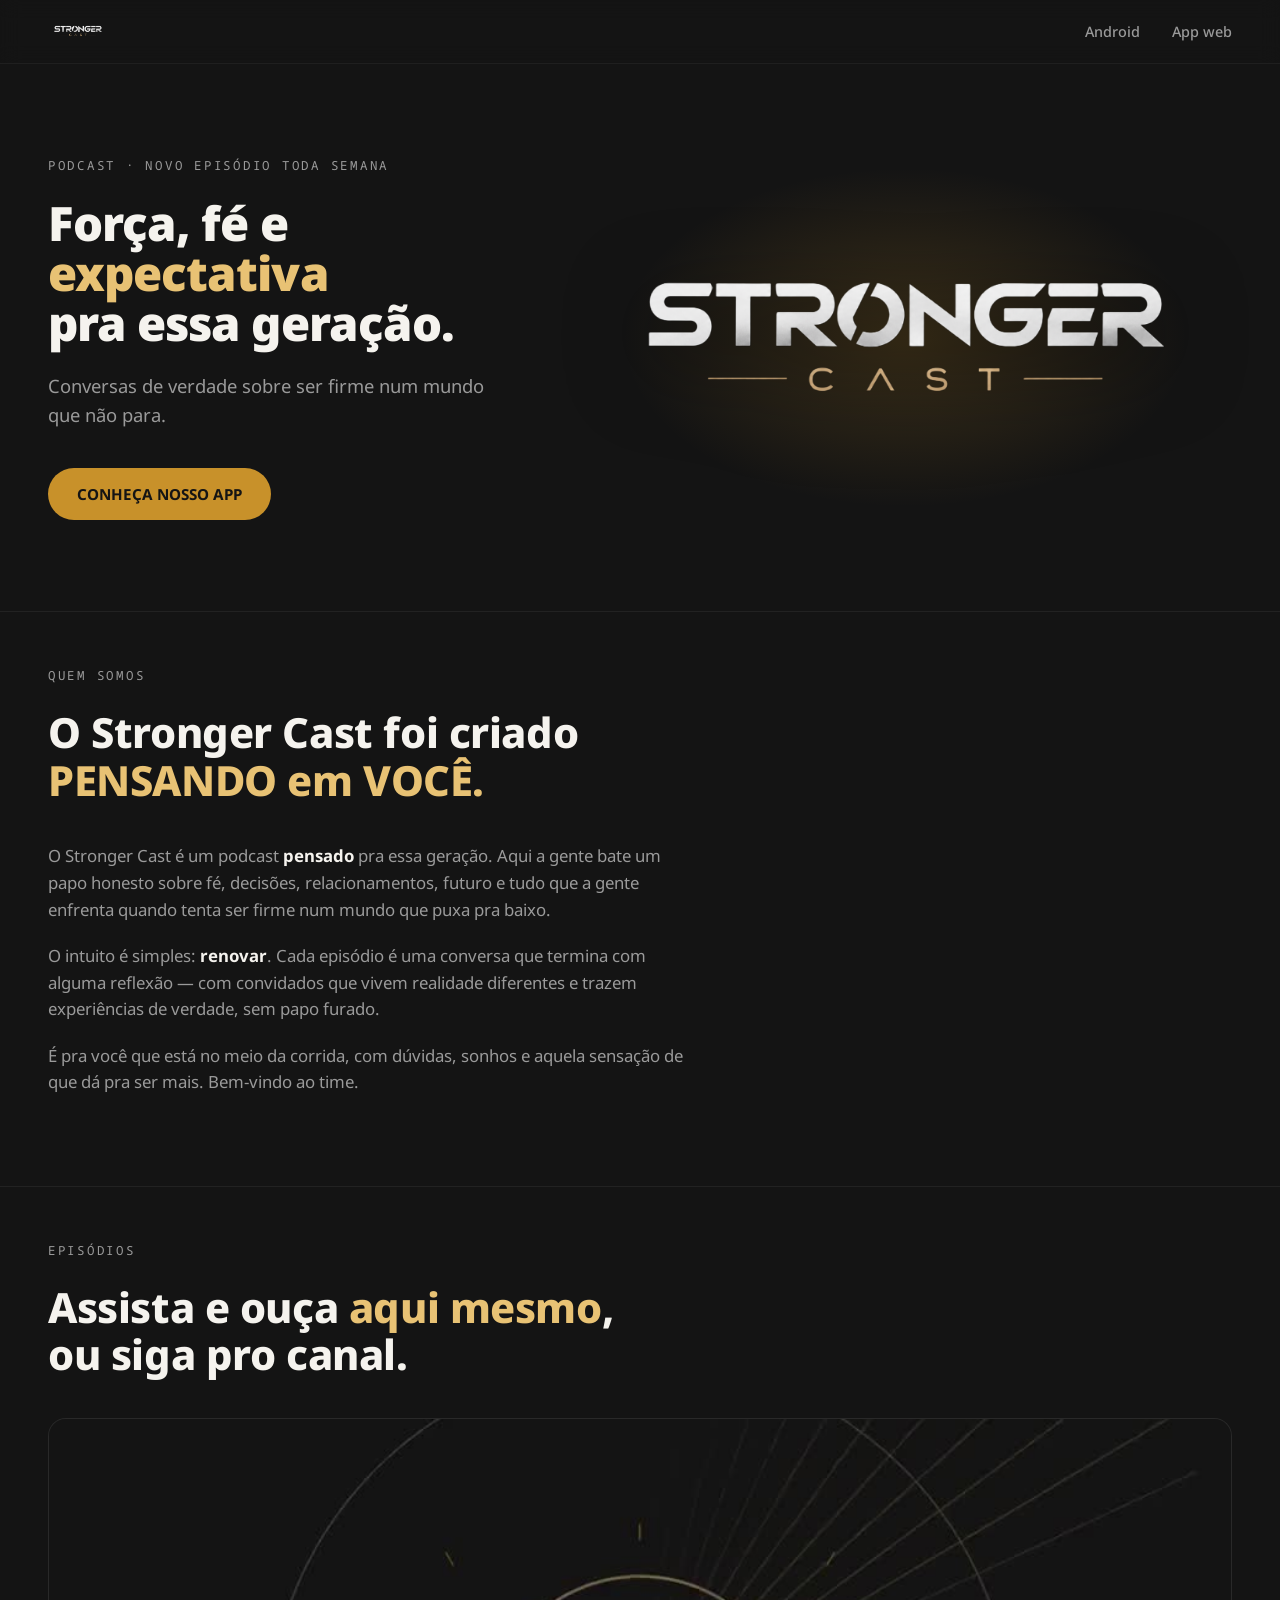
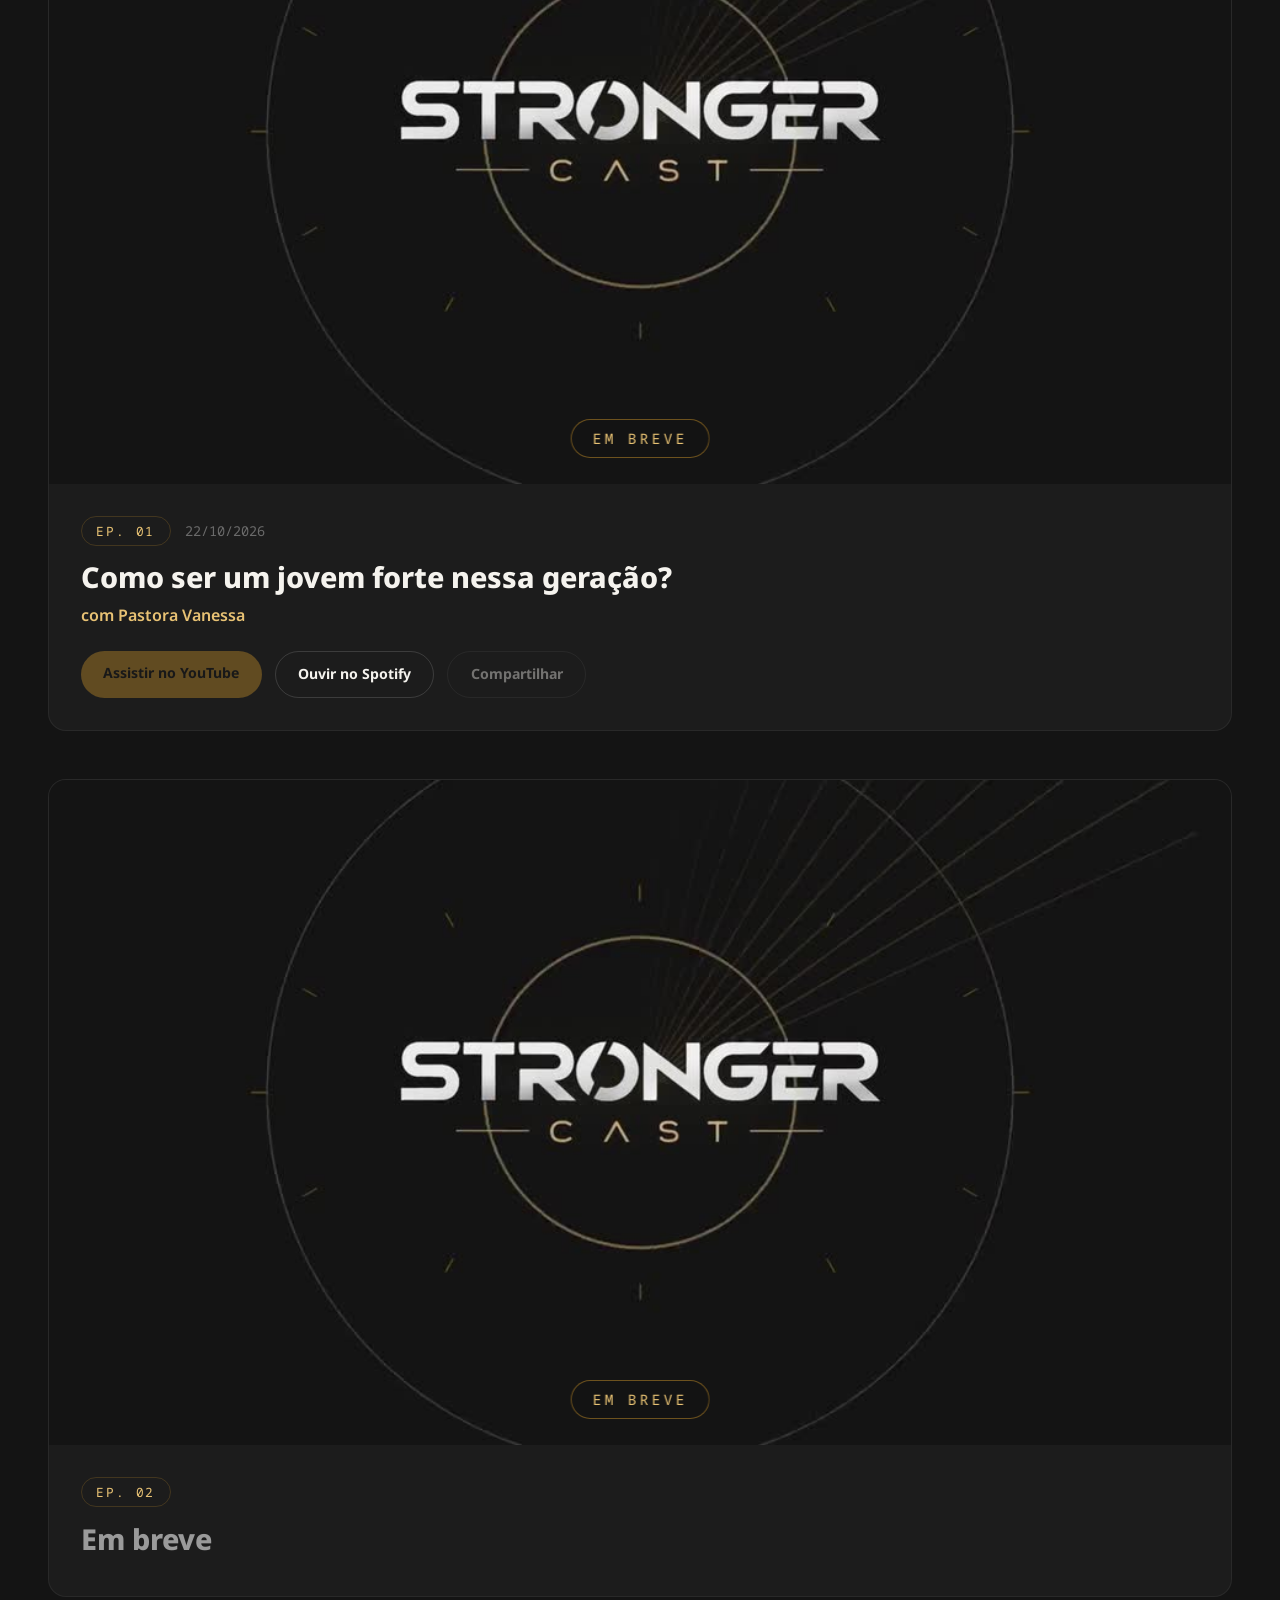
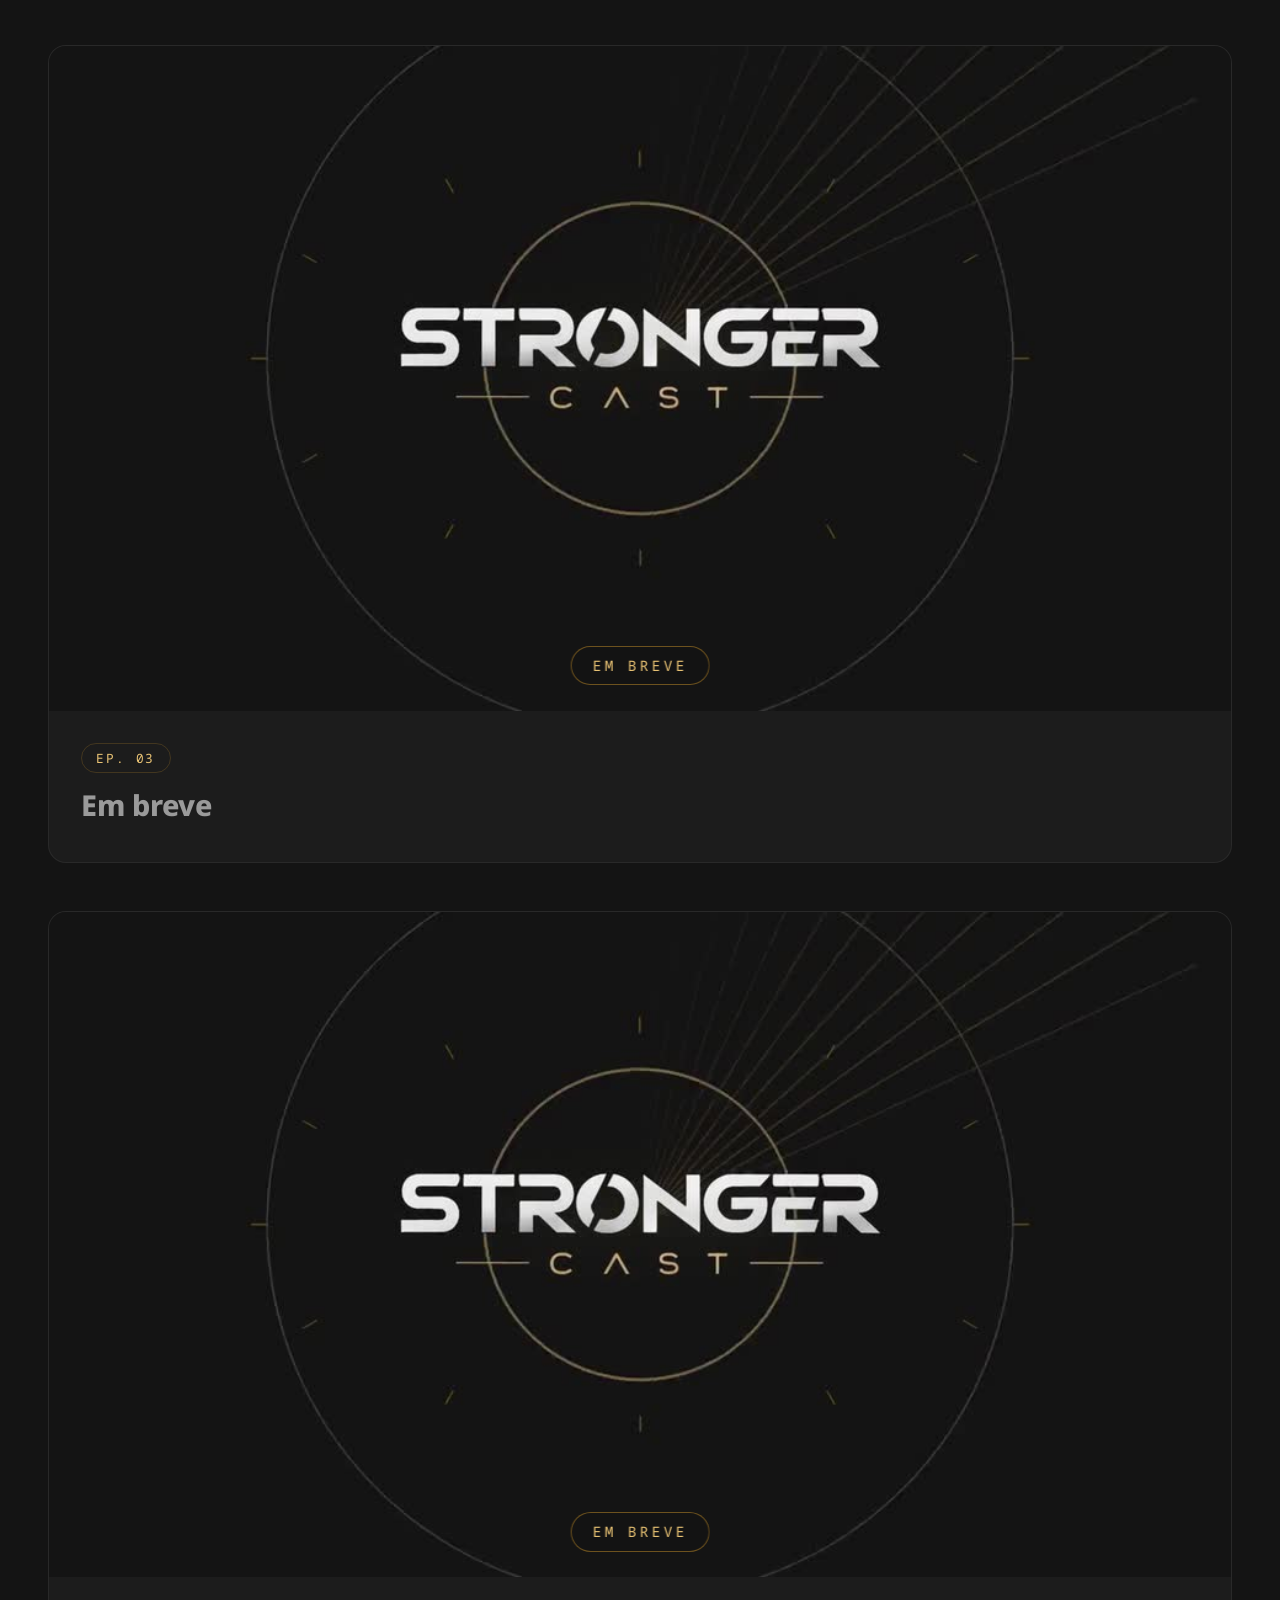
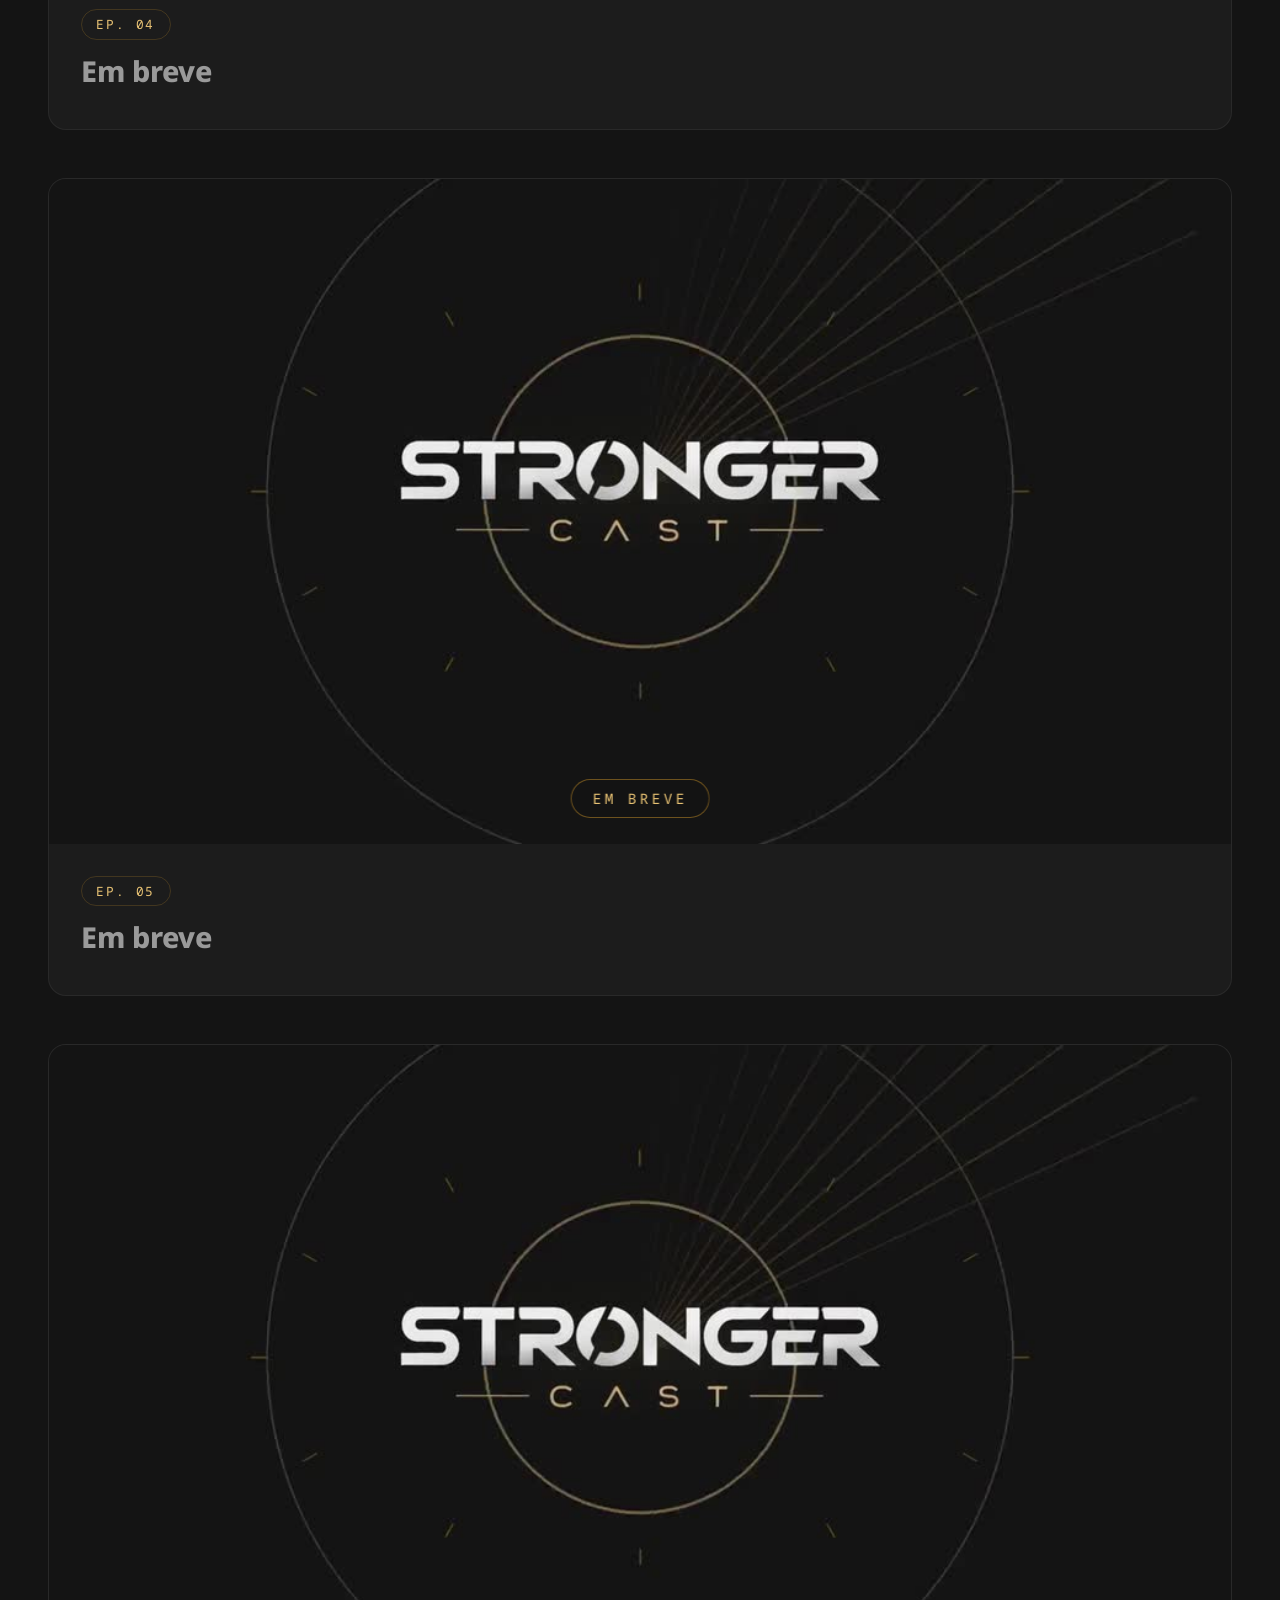
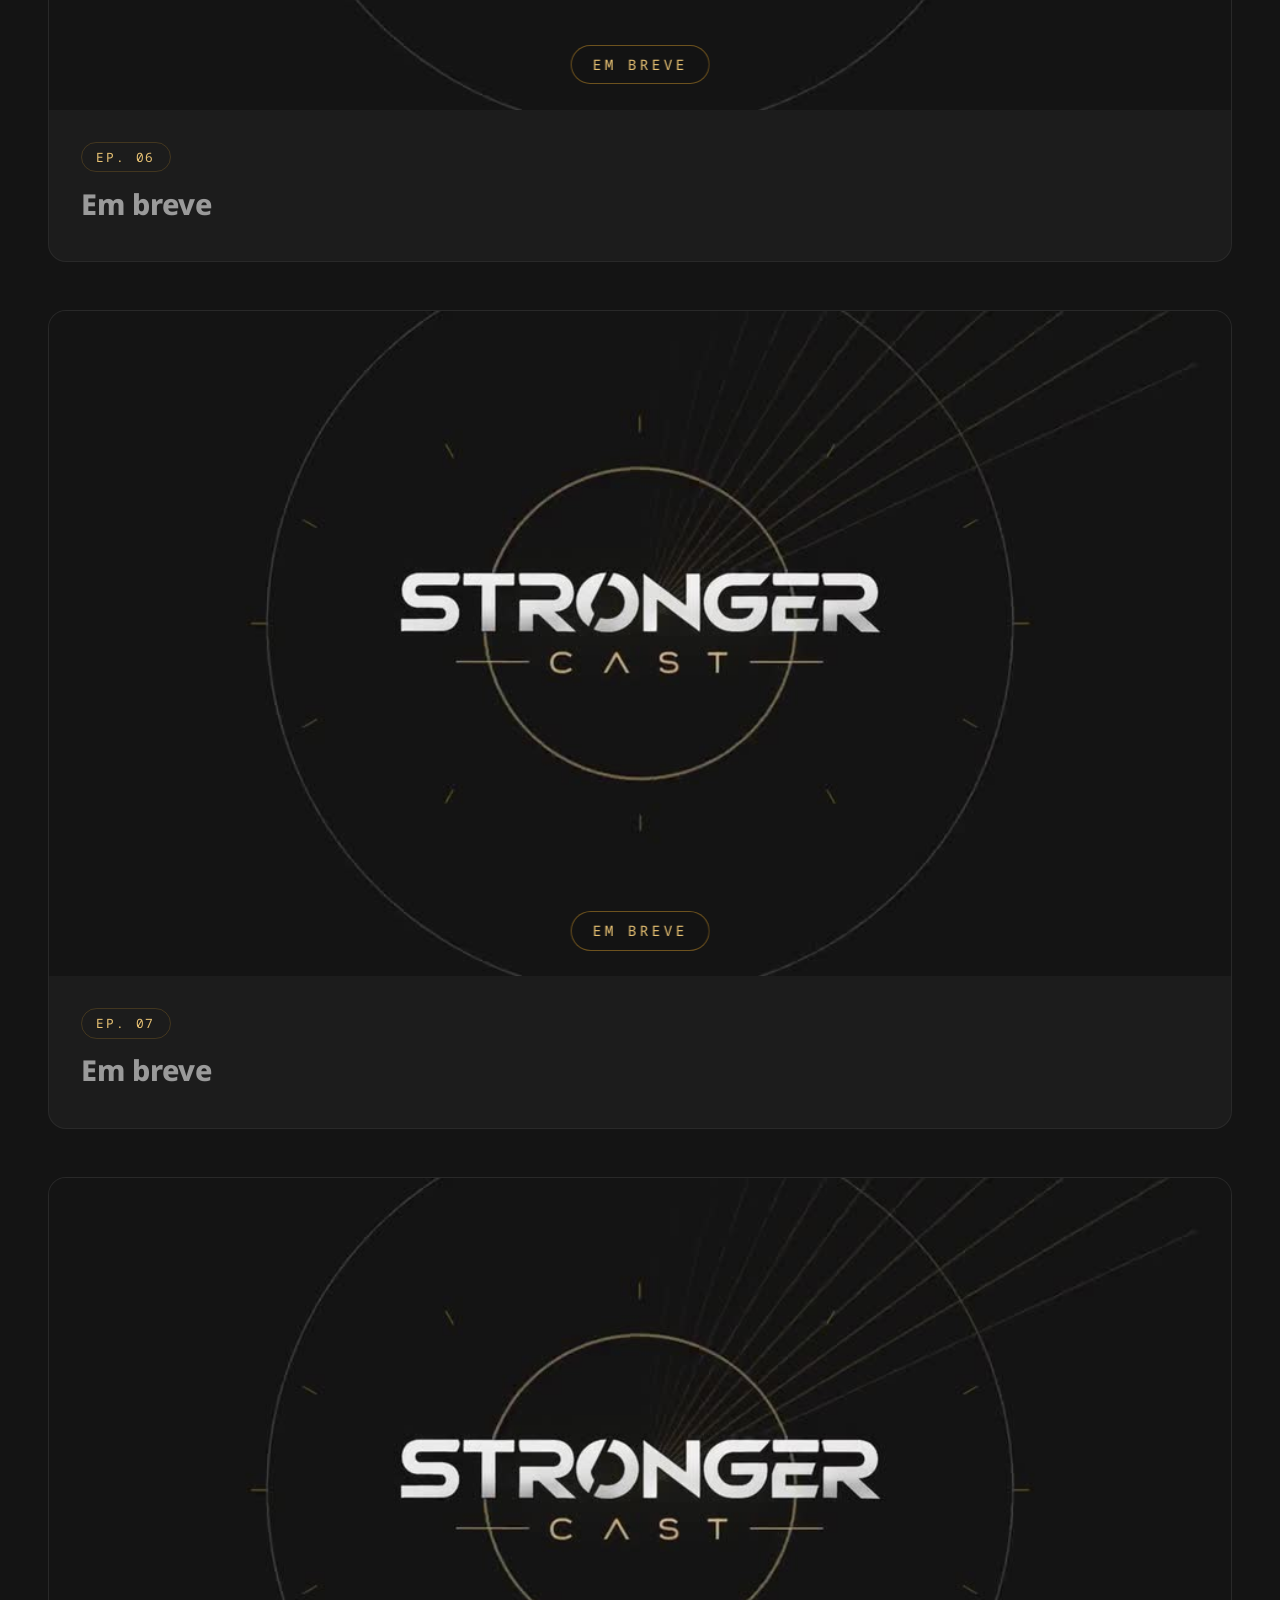
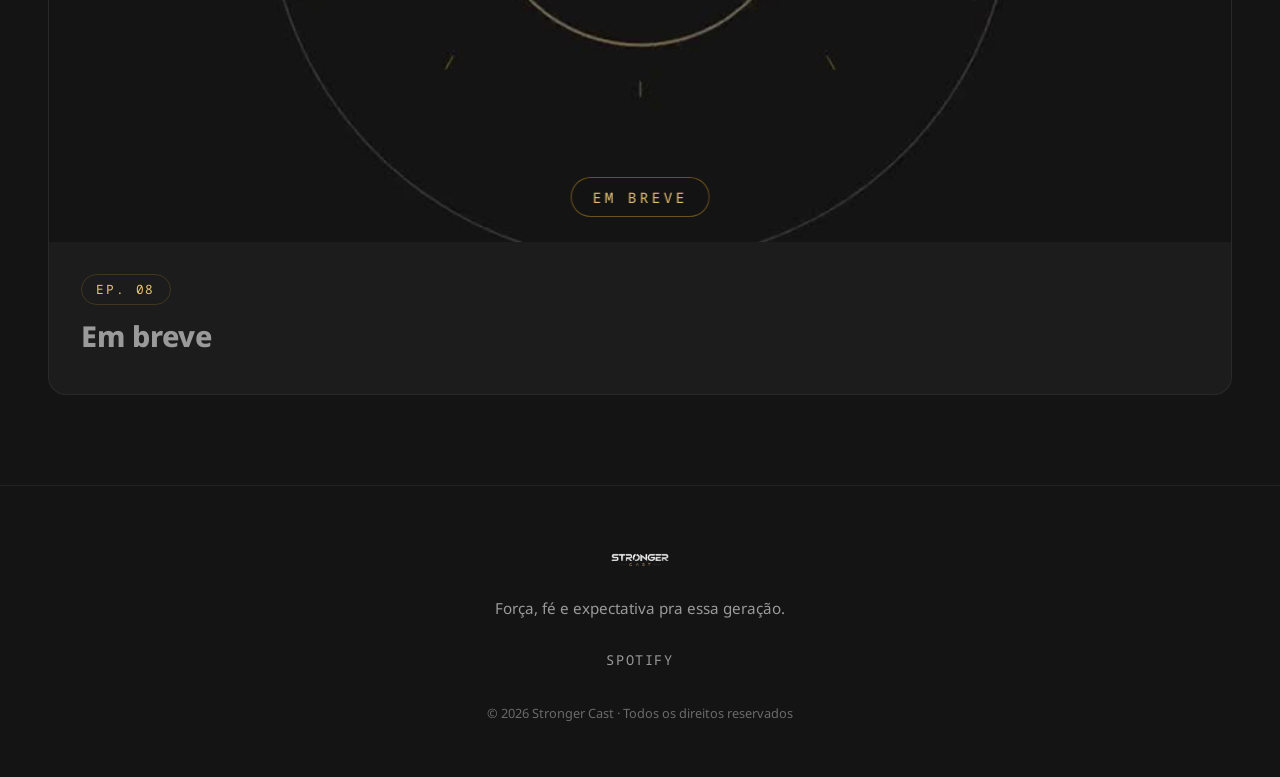
<file: index.html>
<!DOCTYPE html>
<html lang="pt-BR">
<head>
  <meta charset="UTF-8" />
  <meta name="viewport" content="width=device-width, initial-scale=1.0" />
  <title>Stronger Cast — Podcast</title>
  <meta name="description" content="Stronger Cast: conversas de fé, fortaleza e expectativa pra essa geração. Assista e ouça os episódios aqui, no YouTube ou no Spotify." />

  <meta property="og:type" content="website" />
  <meta property="og:title" content="Stronger Cast — Podcast" />
  <meta property="og:description" content="Conversas de fé, fortaleza e expectativa pra essa geração." />
  <meta property="og:image" content="assets/logo.png" />
  <meta name="theme-color" content="#141414" />

  <link rel="preconnect" href="https://fonts.googleapis.com" />
  <link rel="preconnect" href="https://fonts.gstatic.com" crossorigin />
  <link href="https://fonts.googleapis.com/css2?family=Noto+Sans:wght@400;500;600;700;800;900&family=Noto+Sans+Mono:wght@400;500&display=swap" rel="stylesheet" />
  <link rel="icon" type="image/png" href="assets/logo.png" />
  <link rel="stylesheet" href="style.css" />
</head>
<body>
  <header class="topo">
    <a class="topo__marca" href="#topo">
      <img src="assets/logo.png" alt="Stronger Cast" />
    </a>
    <nav class="topo__nav">
      <a href="app/strongercast.apk" download>Android</a>
      <a href="app-web/">App web</a>
    </nav>
  </header>

  <main id="topo">
    <!-- HERO -->
    <section class="hero">
      <div class="hero__marca">
        <video
          class="hero__video"
          src="assets/hero-loop.mp4"
          poster="assets/logo.png"
          autoplay
          muted
          loop
          playsinline
          preload="auto"
          aria-label="Animação do logotipo Stronger Cast"
        ></video>
        <noscript>
          <img src="assets/logo.png" alt="Stronger Cast" />
        </noscript>
      </div>
      <div class="hero__texto">
        <p class="kicker">PODCAST · NOVO EPISÓDIO TODA SEMANA</p>
        <h1 class="hero__titulo">
          Força, fé e<br />
          <span class="destaque">expectativa</span><br />
          pra essa geração.
        </h1>
        <p class="hero__sub">
          Conversas de verdade sobre ser firme num mundo que não para.
        </p>
        <div class="hero__acoes">
          <a class="btn btn--ouro" href="stronger-cast-promo.html"><strong>CONHEÇA NOSSO APP</strong></a>
        </div>
        
      </div>
    </section>

    <!-- QUEM SOMOS -->
    <section id="quem-somos" class="quem">
      <p class="kicker">QUEM SOMOS</p>
      <h2 class="secao__titulo">
        O Stronger Cast foi criado <br />
        <span class="destaque">PENSANDO em VOCÊ.</span>
      </h2>
      <div class="quem__texto">
        <p>
          O Stronger Cast é um podcast <strong>pensado</strong> pra essa geração. Aqui a gente
          bate um papo honesto sobre fé, decisões, relacionamentos, futuro e
          tudo que a gente enfrenta quando tenta ser firme num mundo que puxa
          pra baixo.
        </p>
        <p>
          O intuito é simples: <strong>renovar</strong>. Cada episódio é uma
          conversa que termina com alguma reflexão — com convidados que vivem
          realidade diferentes e trazem experiências de verdade, sem papo furado.
        </p>
        <p>
          É pra você que está no meio da corrida, com dúvidas, sonhos e
          aquela sensação de que dá pra ser mais. Bem-vindo ao time.
        </p>
      </div>
    </section>

    <!-- EPISÓDIOS -->
    <section id="episodios" class="eps">
      <p class="kicker">EPISÓDIOS</p>
      <h2 class="secao__titulo">
        Assista e ouça <span class="destaque">aqui mesmo</span>,<br />
        ou siga pro canal.
      </h2>
      <div id="lista-eps" class="eps__lista">
        <!-- preenchido por app.js a partir de episodios.js -->
      </div>
    </section>
  </main>

  <footer class="rodape">
    <div class="rodape__marca">
      <img src="assets/logo.png" alt="Stronger Cast" />
      <p>Força, fé e expectativa pra essa geração.</p>
    </div>
    <nav class="rodape__links" id="rodape-links">
      <!-- preenchido por app.js -->
    </nav>
    <p class="rodape__nota">© <span id="ano"></span> Stronger Cast · Todos os direitos reservados</p>
  </footer>

  <script src="supabase-config.js"></script>
  <script src="episodios.js"></script>
  <script src="app.js"></script>
</body>
</html>
</file>
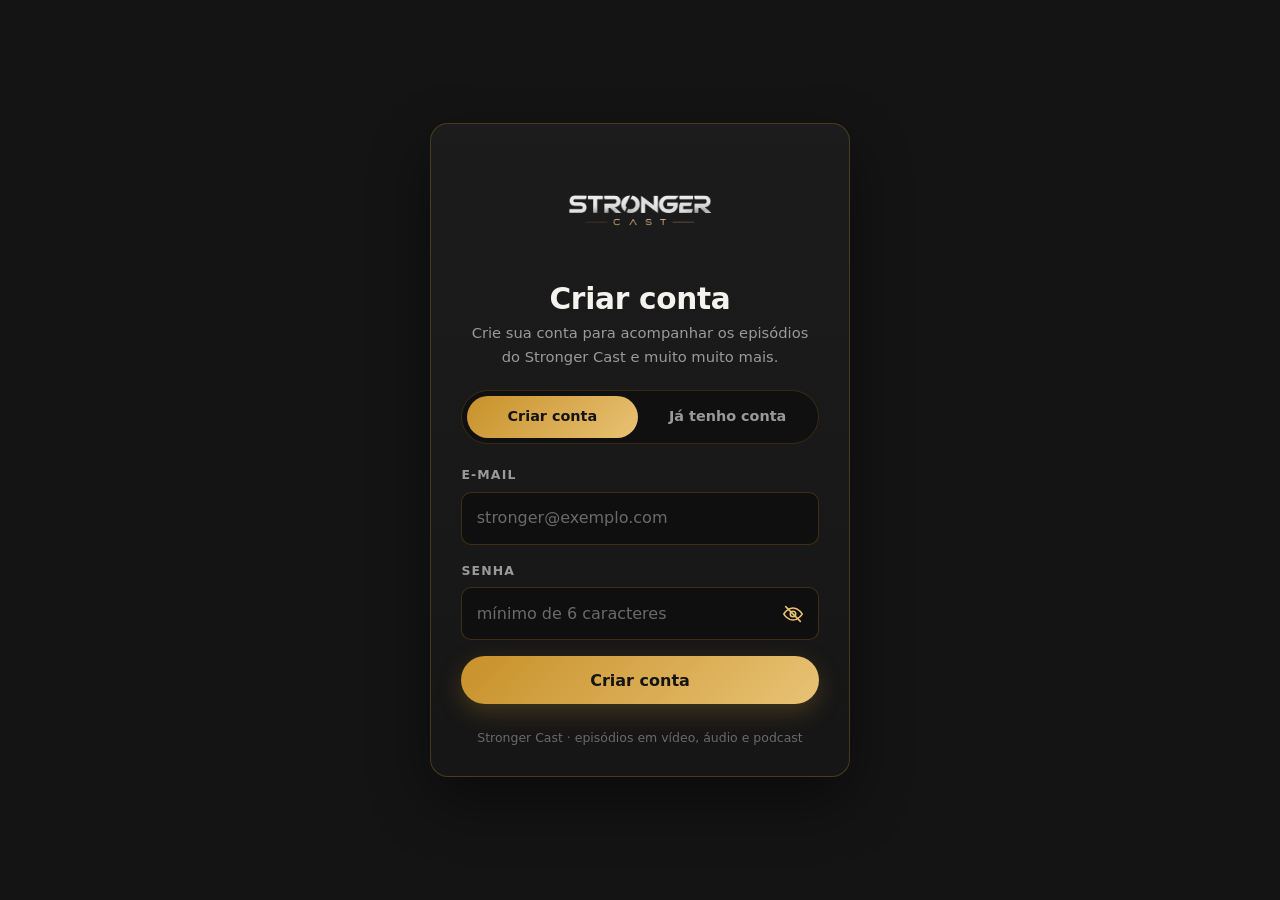
<file: app-web/index.html>
<!DOCTYPE html>
<html lang="pt-BR">
<head>
  <meta charset="UTF-8">
  <meta name="viewport" content="width=device-width, initial-scale=1.0, viewport-fit=cover">
  <meta name="theme-color" content="#141414">
  <!-- PWA (rodada 3): instalável no iPhone via Safari → Compartilhar →
       Adicionar à Tela de Início. O iOS ignora o manifest e usa o
       apple-touch-icon + as metas apple-mobile-web-app-*. -->
  <link rel="manifest" href="manifest.webmanifest">
  <link rel="apple-touch-icon" href="assets/icons/apple-touch-icon.png">
  <meta name="apple-mobile-web-app-capable" content="yes">
  <meta name="mobile-web-app-capable" content="yes">
  <title>Stronger Cast</title>
  <link rel="stylesheet" href="css/style.css">
  <link rel="stylesheet" href="css/app.css">
</head>
<body class="app-corpo">
  <!-- Splash (vinheta Pulso-B): toca em TODA abertura. Fica por cima da
       tela de conta; some no `ended`, no erro do vídeo ou no tempo limite
       (o CSS também tem um fallback próprio caso o JS nem carregue). -->
  <div id="splash" class="splash" aria-label="Abrindo Stronger Cast">
    <video id="splash-video" class="splash__video"
           src="assets/vineta-pulso-B.mp4"
           autoplay muted playsinline preload="auto"></video>
  </div>

  <main class="app">
    <!-- Conta: criar conta / entrar -->
    <section id="conta" class="vista vista--conta" data-vista="conta" aria-labelledby="conta-titulo">
      <div class="conta">
        <img class="conta__logo" src="assets/logo.png" alt="Stronger Cast" width="180" height="101">

        <h1 id="conta-titulo" class="conta__titulo">Criar conta</h1>
        <p id="conta-dica" class="conta__dica">
          Crie sua conta para acompanhar os episódios do Stronger Cast e muito muito mais.
        </p>

        <div class="conta__abas" role="tablist" aria-label="Criar conta ou entrar">
          <button type="button" id="aba-criar" class="aba aba--ativa" role="tab"
                  aria-selected="true" aria-controls="form-conta">Criar conta</button>
          <button type="button" id="aba-entrar" class="aba" role="tab"
                  aria-selected="false" aria-controls="form-conta">Já tenho conta</button>
        </div>

        <form id="form-conta" class="form-conta" novalidate>
          <div class="campo">
            <label class="campo__rotulo" for="conta-email">E-mail</label>
            <input id="conta-email" class="campo__entrada" type="email" name="email"
                   inputmode="email" autocomplete="email" autocapitalize="none"
                   spellcheck="false" placeholder="stronger@exemplo.com" required>
          </div>

          <div class="campo">
            <label class="campo__rotulo" for="conta-senha">Senha</label>
            <span class="campo-senha">
              <input id="conta-senha" class="campo__entrada campo__entrada--senha"
                     type="password" name="senha" autocomplete="new-password"
                     minlength="6" placeholder="mínimo de 6 caracteres" required>
              <button type="button" id="conta-olho" class="campo-senha__olho"
                      aria-label="Mostrar senha" aria-pressed="false">
                <svg class="olho" viewBox="0 0 24 24" width="22" height="22"
                     aria-hidden="true" focusable="false">
                  <path class="olho__contorno" d="M2 12s3.6-6.5 10-6.5S22 12 22 12s-3.6 6.5-10 6.5S2 12 2 12z"></path>
                  <circle class="olho__pupila" cx="12" cy="12" r="3"></circle>
                  <line class="olho__risco" x1="4" y1="4" x2="20" y2="20"></line>
                </svg>
              </button>
            </span>
          </div>

          <p id="conta-erro" class="conta__erro" role="alert" hidden></p>

          <button type="submit" id="conta-enviar" class="botao botao--ouro">Criar conta</button>
        </form>

        <!-- Sessão ativa: o botão de sair só aparece aqui, na vista da conta.
             A navegação/estado de quem não tem sessão continua no app.js. -->
        <div id="conta-logado" class="conta__logado" hidden>
          <p id="conta-logado-email" class="conta__logado-email"></p>
          <button type="button" id="conta-sair" class="botao botao--fantasma">
            Sair da conta
          </button>
        </div>

        <p class="conta__rodape">Stronger Cast · episódios em vídeo, áudio e podcast</p>
      </div>
    </section>

    <!-- Lista: a Task 6 substitui o conteúdo por cards/estados reais -->
    <section id="lista" class="vista vista--lista" data-vista="lista"
             aria-label="Episódios" hidden>
      <header class="lista__topo">
        <img class="lista__logo" src="assets/logo.png" alt="Stronger Cast" width="120" height="68">
        <h1 class="lista__titulo">Episódios</h1>
        <!-- Menu ☰ (rodada 2): Painel e Sua conta saíram do topo e moram aqui. -->
        <button type="button" id="menu-abrir" class="lista__menu"
                aria-label="Abrir menu" aria-expanded="false" aria-controls="menu-painel">
          <span class="lista__menu-risco" aria-hidden="true"></span>
          <span class="lista__menu-risco" aria-hidden="true"></span>
          <span class="lista__menu-risco" aria-hidden="true"></span>
        </button>
      </header>
      <p id="lista-status" class="lista__status" role="status">Carregando episódios…</p>
      <div id="lista-conteudo" class="lista__conteudo"></div>
    </section>

    <!-- Bíblia (rodada 2): offline, Bíblia Livre (CC BY 3.0). O módulo biblia.js desenha
         as três telas (livros → capítulos → leitura) dentro de #biblia-conteudo;
         nenhum livro é carregado antes do capítulo ser aberto. -->
    <section id="biblia" class="vista vista--biblia" data-vista="biblia"
             aria-labelledby="biblia-titulo" hidden>
      <header class="biblia__topo">
        <button type="button" id="biblia-voltar" class="biblia__voltar">← Voltar</button>
        <h1 id="biblia-titulo" class="biblia__titulo">Bíblia</h1>
      </header>
      <p id="biblia-status" class="biblia__status" role="status" hidden></p>
      <div id="biblia-conteudo" class="biblia__conteudo"></div>
    </section>

    <!-- Devocionais (rodada 2): lista pública, mais recente primeiro. O módulo
         devocionais.js desenha lista e leitor dentro de #devocionais-conteudo. -->
    <section id="devocionais" class="vista vista--devocionais" data-vista="devocionais"
             aria-labelledby="devocionais-titulo" hidden>
      <header class="secao__topo">
        <button type="button" id="devocionais-voltar" class="secao__voltar">← Voltar</button>
        <h1 id="devocionais-titulo" class="secao__titulo">Devocionais</h1>
      </header>
      <p id="devocionais-status" class="secao__status" role="status" hidden></p>
      <div id="devocionais-conteudo" class="secao__conteudo"></div>
    </section>

    <!-- Canais recomendados (rodada 2): grade 2 colunas. Vídeo toca no overlay
         existente; canal abre fora pelo @capacitor/browser. O módulo canais.js
         desenha a grade dentro de #canais-conteudo. -->
    <section id="canais" class="vista vista--canais" data-vista="canais"
             aria-labelledby="canais-titulo" hidden>
      <header class="secao__topo">
        <button type="button" id="canais-voltar" class="secao__voltar">← Voltar</button>
        <h1 id="canais-titulo" class="secao__titulo">Canais</h1>
      </header>
      <p id="canais-status" class="secao__status" role="status" hidden></p>
      <div id="canais-conteudo" class="secao__conteudo"></div>
    </section>

    <!-- IA Bíblica (26/10): chat com a API do Gemini. O módulo ia-biblica.js
         cuida do histórico, da cascata de modelos e dos erros; aqui fica só a
         moldura. A conversa vive em memória até "Limpar conversa". -->
    <section id="ia" class="vista vista--ia" data-vista="ia"
             aria-labelledby="ia-titulo" hidden>
      <header class="secao__topo">
        <button type="button" id="ia-voltar" class="secao__voltar">← Voltar</button>
        <h1 id="ia-titulo" class="secao__titulo">IA Bíblica</h1>
        <button type="button" id="ia-limpar" class="botao botao--fantasma">
          Limpar conversa
        </button>
      </header>

      <div id="ia-mensagens" class="ia-mensagens" role="log"
           aria-live="polite" aria-label="Conversa com a IA Bíblica"></div>

      <div class="ia-campo">
        <input id="ia-pergunta" class="ia-campo__entrada" type="text"
               autocomplete="off" autocapitalize="sentences"
               placeholder="Pergunte sobre a Bíblia…" aria-label="Sua pergunta">
        <button type="button" id="ia-enviar" class="botao botao--ouro">Enviar</button>
      </div>

      <p class="ia-nota">
        As respostas vêm de uma IA — a Bíblia é a referência. Use discernimento.
      </p>
    </section>

    <!-- Painel do admin (Task 9): só é exibido quando sessao.eAdmin() é true.
         O app.js bloqueia a troca de vista e o admin.js confere de novo antes
         de cada escrita; a RLS do Supabase é a barreira final. Rodada 2: abas
         Episódios · Devocionais · Canais (Episódios é a padrão). -->
    <section id="admin" class="vista vista--admin" data-vista="admin"
             aria-labelledby="admin-painel-titulo" hidden>
      <header class="admin__topo">
        <button type="button" id="admin-voltar" class="admin__voltar">← Voltar</button>
        <h1 id="admin-painel-titulo" class="admin__titulo">Painel do admin</h1>
        <span id="admin-sessao" class="admin__sessao" hidden></span>
      </header>

      <p id="admin-status" class="admin__status" role="status" hidden></p>

      <div class="admin__abas" role="tablist" aria-label="Seções do painel">
        <button type="button" id="admin-aba-episodios" class="admin__aba admin__aba--ativa"
                role="tab" aria-selected="true" aria-controls="admin-painel-episodios">
          Episódios
        </button>
        <button type="button" id="admin-aba-devocionais" class="admin__aba"
                role="tab" aria-selected="false" aria-controls="admin-painel-devocionais">
          Devocionais
        </button>
        <button type="button" id="admin-aba-canais" class="admin__aba"
                role="tab" aria-selected="false" aria-controls="admin-painel-canais">
          Canais
        </button>
      </div>

      <div id="admin-painel-episodios" class="admin__painel" role="tabpanel"
           aria-labelledby="admin-aba-episodios">
        <form id="form-admin" class="form-admin" novalidate>
          <h2 id="admin-form-titulo" class="form-admin__titulo">Novo episódio</h2>
          <p class="form-admin__dica">
            O link do YouTube é obrigatório. O MP3 é opcional (serve para ouvir
            com a tela travada); sem ele, o episódio abre no vídeo. A capa também
            é opcional (sem capa, o app usa a imagem do vídeo).
          </p>

          <input type="hidden" id="admin-id" name="id" value="">

          <div class="campo">
            <label class="campo__rotulo" for="admin-titulo">Título *</label>
            <input id="admin-titulo" class="campo__entrada" type="text" name="titulo"
                   maxlength="160" placeholder="Título do episódio" required
                   aria-describedby="admin-erro-titulo">
            <span id="admin-erro-titulo" class="campo__erro" role="alert" hidden></span>
          </div>

          <div class="campo">
            <label class="campo__rotulo" for="admin-convidado">Convidado</label>
            <input id="admin-convidado" class="campo__entrada" type="text" name="convidado"
                   maxlength="120" placeholder="Quem participa deste episódio?">
          </div>

          <div class="form-admin__linha">
            <div class="campo">
              <label class="campo__rotulo" for="admin-data">Data *</label>
              <input id="admin-data" class="campo__entrada" type="date" name="data" required
                     aria-describedby="admin-erro-data">
              <span id="admin-erro-data" class="campo__erro" role="alert" hidden></span>
            </div>

            <div class="campo">
              <label class="campo__rotulo" for="admin-youtube">Link do YouTube *</label>
              <input id="admin-youtube" class="campo__entrada" type="url" name="youtube"
                     inputmode="url" autocapitalize="none" spellcheck="false"
                     placeholder="https://youtu.be/…" required
                     aria-describedby="admin-erro-youtube">
              <span id="admin-erro-youtube" class="campo__erro" role="alert" hidden></span>
            </div>
          </div>

          <div class="campo">
            <label class="campo__rotulo" for="admin-mp3">Arquivo MP3 (opcional)</label>
            <input id="admin-mp3" class="campo__arquivo" type="file" name="mp3"
                   accept=".mp3,audio/mpeg" aria-describedby="admin-mp3-atual admin-erro-mp3">
            <span id="admin-mp3-atual" class="campo__dica" hidden></span>
            <span id="admin-erro-mp3" class="campo__erro" role="alert" hidden></span>
          </div>

          <div class="campo">
            <label class="campo__rotulo" for="admin-capa">Capa (imagem, opcional)</label>
            <input id="admin-capa" class="campo__arquivo" type="file" name="capa"
                   accept="image/*" aria-describedby="admin-capa-atual admin-erro-capa">
            <span id="admin-capa-atual" class="campo__dica" hidden></span>
            <span id="admin-erro-capa" class="campo__erro" role="alert" hidden></span>
          </div>

          <label class="campo--check" for="admin-publicado">
            <input id="admin-publicado" type="checkbox" name="publicado" checked>
            <span>Publicado (aparece na lista do app e no site)</span>
          </label>

          <progress id="admin-progresso" class="admin__progresso" max="100" value="0" hidden></progress>
          <span id="admin-progresso-texto" class="admin__progresso-texto" role="status" hidden></span>

          <div class="form-admin__acoes">
            <button type="submit" id="admin-enviar" class="botao botao--ouro">Publicar episódio</button>
            <button type="button" id="admin-cancelar" class="botao botao--fantasma" hidden>
              Cancelar edição
            </button>
          </div>
        </form>

        <section class="admin__secao" aria-labelledby="admin-lista-titulo">
          <h2 id="admin-lista-titulo" class="admin__subtitulo">Episódios</h2>
          <div id="admin-lista" class="admin__lista"></div>
        </section>
      </div>

      <div id="admin-painel-devocionais" class="admin__painel" role="tabpanel"
           aria-labelledby="admin-aba-devocionais" hidden>
        <form id="form-admin-devocional" class="form-admin" novalidate>
          <h2 id="admin-dev-form-titulo" class="form-admin__titulo">Novo devocional</h2>
          <p class="form-admin__dica">
            Texto puro, sem imagem nem áudio. O devocional aparece no app na
            data escolhida, do mais recente para o mais antigo.
          </p>

          <input type="hidden" id="admin-dev-id" name="id" value="">

          <div class="campo">
            <label class="campo__rotulo" for="admin-dev-titulo">Título *</label>
            <input id="admin-dev-titulo" class="campo__entrada" type="text" name="titulo"
                   maxlength="160" placeholder="Título do devocional" required
                   aria-describedby="admin-dev-erro-titulo">
            <span id="admin-dev-erro-titulo" class="campo__erro" role="alert" hidden></span>
          </div>

          <div class="form-admin__linha">
            <div class="campo">
              <label class="campo__rotulo" for="admin-dev-versiculo">Versículo *</label>
              <input id="admin-dev-versiculo" class="campo__entrada" type="text"
                     name="versiculo" maxlength="120" placeholder="Hebreus 11.1" required
                     aria-describedby="admin-dev-erro-versiculo">
              <span id="admin-dev-erro-versiculo" class="campo__erro" role="alert" hidden></span>
            </div>

            <div class="campo">
              <label class="campo__rotulo" for="admin-dev-data">Data *</label>
              <input id="admin-dev-data" class="campo__entrada" type="date"
                     name="data" required aria-describedby="admin-dev-erro-data">
              <span id="admin-dev-erro-data" class="campo__erro" role="alert" hidden></span>
            </div>
          </div>

          <div class="campo">
            <label class="campo__rotulo" for="admin-dev-texto">Texto *</label>
            <textarea id="admin-dev-texto" class="campo__entrada campo__area"
                      name="texto" rows="6" placeholder="Escreva o devocional…" required
                      aria-describedby="admin-dev-erro-texto"></textarea>
            <span id="admin-dev-erro-texto" class="campo__erro" role="alert" hidden></span>
          </div>

          <label class="campo--check" for="admin-dev-publicado">
            <input id="admin-dev-publicado" type="checkbox" name="publicado" checked>
            <span>Publicado (aparece na lista do app)</span>
          </label>

          <div class="form-admin__acoes">
            <button type="submit" id="admin-dev-enviar" class="botao botao--ouro">
              Publicar devocional
            </button>
            <button type="button" id="admin-dev-cancelar" class="botao botao--fantasma" hidden>
              Cancelar edição
            </button>
          </div>
        </form>

        <section class="admin__secao" aria-labelledby="admin-dev-lista-titulo">
          <h2 id="admin-dev-lista-titulo" class="admin__subtitulo">Devocionais</h2>
          <div id="admin-dev-lista" class="admin__lista"></div>
        </section>
      </div>

      <div id="admin-painel-canais" class="admin__painel" role="tabpanel"
           aria-labelledby="admin-aba-canais" hidden>
        <form id="form-admin-canal" class="form-admin" novalidate>
          <h2 id="admin-canal-form-titulo" class="form-admin__titulo">Novo canal ou vídeo</h2>
          <p class="form-admin__dica">
            Cole um link do YouTube. Vídeo (youtu.be, watch ou Shorts) toca no
            app; canal (@, /channel/, /c/ ou /user/) abre no YouTube. O tipo é
            reconhecido pelo link — não precisa escolher.
          </p>

          <input type="hidden" id="admin-canal-id" name="id" value="">

          <div class="campo">
            <label class="campo__rotulo" for="admin-canal-titulo">Título *</label>
            <input id="admin-canal-titulo" class="campo__entrada" type="text" name="titulo"
                   maxlength="160" placeholder="Título do vídeo ou do canal" required
                   aria-describedby="admin-canal-erro-titulo">
            <span id="admin-canal-erro-titulo" class="campo__erro" role="alert" hidden></span>
          </div>

          <div class="campo">
            <label class="campo__rotulo" for="admin-canal-link">Link do YouTube *</label>
            <input id="admin-canal-link" class="campo__entrada" type="url" name="link"
                   inputmode="url" autocapitalize="none" spellcheck="false"
                   placeholder="https://www.youtube.com/@canal" required
                   aria-describedby="admin-canal-erro-link">
            <span id="admin-canal-erro-link" class="campo__erro" role="alert" hidden></span>
          </div>

          <div class="campo">
            <label class="campo__rotulo" for="admin-canal-autor">Canal / autor (opcional)</label>
            <input id="admin-canal-autor" class="campo__entrada" type="text" name="canal"
                   maxlength="120" placeholder="Nome que aparece embaixo do título">
          </div>

          <label class="campo--check" for="admin-canal-publicado">
            <input id="admin-canal-publicado" type="checkbox" name="publicado" checked>
            <span>Publicado (aparece na grade do app)</span>
          </label>

          <div class="form-admin__acoes">
            <button type="submit" id="admin-canal-enviar" class="botao botao--ouro">
              Publicar canal
            </button>
            <button type="button" id="admin-canal-cancelar" class="botao botao--fantasma" hidden>
              Cancelar edição
            </button>
          </div>
        </form>

        <section class="admin__secao" aria-labelledby="admin-canal-lista-titulo">
          <h2 id="admin-canal-lista-titulo" class="admin__subtitulo">Canais recomendados</h2>
          <div id="admin-canal-lista" class="admin__lista"></div>
        </section>
      </div>
    </section>
  </main>

  <!-- Menu ☰ (design C aprovado): overlay discreto com as seções do app.
       Os atributos data-vista marcam o DESTINO de cada item; o roteador de
       vistas só considera section[data-vista], então os botões não são
       escondidos por definirVista(). Painel/Sua conta mantêm os IDs antigos e
       os mesmos handlers/gates de antes. -->
  <div id="menu-painel" class="menu" role="dialog" aria-modal="true"
       aria-labelledby="menu-titulo" aria-hidden="true" hidden>
    <div class="menu__quadro">
      <div class="menu__topo">
        <span id="menu-titulo" class="menu__titulo">Menu</span>
        <button type="button" id="menu-fechar" class="menu__fechar">Fechar</button>
      </div>

      <nav class="menu__itens" aria-label="Seções do app">
        <button type="button" id="menu-biblia" class="menu__item"
                data-vista="biblia">Bíblia</button>
        <button type="button" id="menu-devocionais" class="menu__item"
                data-vista="devocionais">Devocionais</button>
        <button type="button" id="menu-canais" class="menu__item"
                data-vista="canais">Canais</button>
        <button type="button" id="menu-ia" class="menu__item"
                data-vista="ia">Pergunte à Bíblia</button>
        <button type="button" id="admin-abrir" class="menu__item menu__item--admin"
                data-vista="admin" hidden>Painel</button>
        <button type="button" id="conta-abrir" class="menu__item"
                data-vista="conta" hidden>Sua conta</button>
      </nav>
    </div>
  </div>

  <!-- Player de vídeo (Task 7): o iframe do YouTube nasce dentro do palco e é
       removido ao fechar (o áudio do vídeo morre junto). -->
  <div id="player-video" class="player-video" role="dialog" aria-modal="true"
       aria-label="Player de vídeo" aria-hidden="true" hidden>
    <div class="player-video__quadro">
      <div class="player-video__topo">
        <span class="player-video__rotulo">Stronger Cast</span>
        <button type="button" id="player-video-fechar" class="player-video__fechar">
          Fechar
        </button>
      </div>
      <div id="player-video-palco" class="player-video__palco"></div>
      <!-- Troca manual (23/10): o clique no card abre o vídeo; quem quer o MP3
           (o áudio que sobrevive à tela travada) toca aqui. Só aparece quando
           o episódio atual tem MP3. -->
      <div class="player-video__rodape">
        <button type="button" id="player-video-ouvir" class="player-video__troca" hidden>
          Ouvir áudio
        </button>
      </div>
    </div>
  </div>

  <!-- Player de áudio (Task 8): o MP3 continua tocando com a tela travada e
       mostra play/pause na notificação (foreground service nativo). Fechar
       pausa e guarda o ponto: reabrir o mesmo episódio retoma de onde parou. -->
  <div id="player-audio" class="player-audio" role="dialog" aria-modal="true"
       aria-label="Player de áudio" aria-hidden="true" hidden>
    <div class="player-audio__quadro">
      <div class="player-audio__topo">
        <span class="player-audio__rotulo">Stronger Cast · áudio</span>
        <button type="button" id="player-audio-fechar" class="player-audio__fechar">
          Fechar
        </button>
      </div>

      <img id="player-audio-capa" class="player-audio__capa" src="assets/ep-placeholder.jpg"
           alt="Capa do episódio" width="240" height="240">

      <h2 id="player-audio-titulo" class="player-audio__titulo">Episódio</h2>
      <p id="player-audio-artista" class="player-audio__artista" hidden></p>

      <div class="player-audio__barra-area">
        <input id="player-audio-barra" class="player-audio__barra" type="range"
               min="0" max="1000" step="1" value="0" aria-label="Posição do áudio"
               aria-valuetext="00:00 de 00:00">
        <div class="player-audio__tempos">
          <span id="player-audio-atual" class="player-audio__tempo">00:00</span>
          <span id="player-audio-duracao" class="player-audio__tempo">00:00</span>
        </div>
      </div>

      <button type="button" id="player-audio-play" class="player-audio__play"
              aria-label="Pausar áudio">Pausar</button>

      <!-- Troca manual para o vídeo do MESMO episódio. Só aparece quando o
           episódio tem link do YouTube. -->
      <button type="button" id="player-audio-troca" class="player-audio__troca" hidden>
        Assistir vídeo
      </button>
    </div>
  </div>

  <!-- Ajustes da própria conta (senha/e-mail). Mesmo padrão do #player-video:
       overlay fixo, fechar explícito, alvos de 44px e botão voltar do Android.
       Só é aberto quando há sessão ativa (o atalho "Sua conta" some deslogado). -->
  <div id="conta-ajustes" class="conta-ajustes" role="dialog" aria-modal="true"
       aria-label="Sua conta" aria-hidden="true" hidden>
    <div class="conta-ajustes__quadro">
      <div class="conta-ajustes__topo">
        <span class="conta-ajustes__rotulo">Sua conta</span>
        <button type="button" id="conta-ajustes-fechar" class="conta-ajustes__fechar">
          Fechar
        </button>
      </div>

      <form id="form-alterar-senha" class="conta-ajustes__bloco" novalidate>
        <h2 id="conta-senha-titulo" class="conta-ajustes__titulo">Alterar senha</h2>

        <div class="campo">
          <label class="campo__rotulo" for="conta-nova-senha">Nova senha</label>
          <input id="conta-nova-senha" class="campo__entrada" type="password"
                 name="nova-senha" autocomplete="new-password" minlength="6"
                 placeholder="mínimo de 6 caracteres" required>
        </div>

        <div class="campo">
          <label class="campo__rotulo" for="conta-confirmar-senha">Confirmar nova senha</label>
          <input id="conta-confirmar-senha" class="campo__entrada" type="password"
                 name="confirmar-senha" autocomplete="new-password" minlength="6"
                 placeholder="repita a nova senha" required>
        </div>

        <p id="conta-senha-erro" class="conta-ajustes__erro" role="alert" hidden></p>
        <p id="conta-senha-sucesso" class="conta-ajustes__sucesso" role="status" hidden></p>

        <button type="submit" id="conta-senha-enviar" class="botao botao--ouro">
          Alterar senha
        </button>
      </form>

      <form id="form-alterar-email" class="conta-ajustes__bloco" novalidate>
        <h2 id="conta-email-titulo" class="conta-ajustes__titulo">Alterar e-mail</h2>

        <div class="campo">
          <label class="campo__rotulo" for="conta-novo-email">Novo e-mail</label>
          <input id="conta-novo-email" class="campo__entrada" type="email"
                 name="novo-email" inputmode="email" autocomplete="email"
                 autocapitalize="none" spellcheck="false"
                 placeholder="voce@exemplo.com" required>
        </div>

        <div class="campo">
          <label class="campo__rotulo" for="conta-confirmar-email">Confirmar novo e-mail</label>
          <input id="conta-confirmar-email" class="campo__entrada" type="email"
                 name="confirmar-email" inputmode="email" autocomplete="email"
                 autocapitalize="none" spellcheck="false"
                 placeholder="repita o novo e-mail" required>
        </div>

        <p id="conta-email-erro" class="conta-ajustes__erro" role="alert" hidden></p>
        <p id="conta-email-sucesso" class="conta-ajustes__sucesso" role="status" hidden></p>

        <button type="submit" id="conta-email-enviar" class="botao botao--ouro">
          Alterar e-mail
        </button>
      </form>
    </div>
  </div>

  <!-- Ordem obrigatória: vendor → config → extratores → dados → validação → sessão → player → app -->

  <!-- supabase-js 2.118.0 (UMD) vendorizado — jsdelivr @supabase/supabase-js@2.118.0/dist/umd/supabase.js
       sha256 ee3be8de192b97cb1d73d1e95d6b82bb1f6b658c0f97c4ef757fc331996ed3d3 -->
  <script src="vendor/supabase.js"></script>
  <script src="js/config.js"></script>
  <script src="js/extratores.js"></script>
  <script src="js/dados.js"></script>
  <script src="js/validacao.js"></script>
  <script src="js/sessao.js"></script>
  <script src="js/admin.js"></script>
  <script src="js/biblia.js"></script>
  <script src="js/devocionais.js"></script>
  <script src="js/canais.js"></script>
  <script src="js/ia-biblica.js"></script>
  <script src="js/player-video.js"></script>
  <script src="js/player-audio.js"></script>
  <script src="js/app.js"></script>
</body>
</html>
</file>
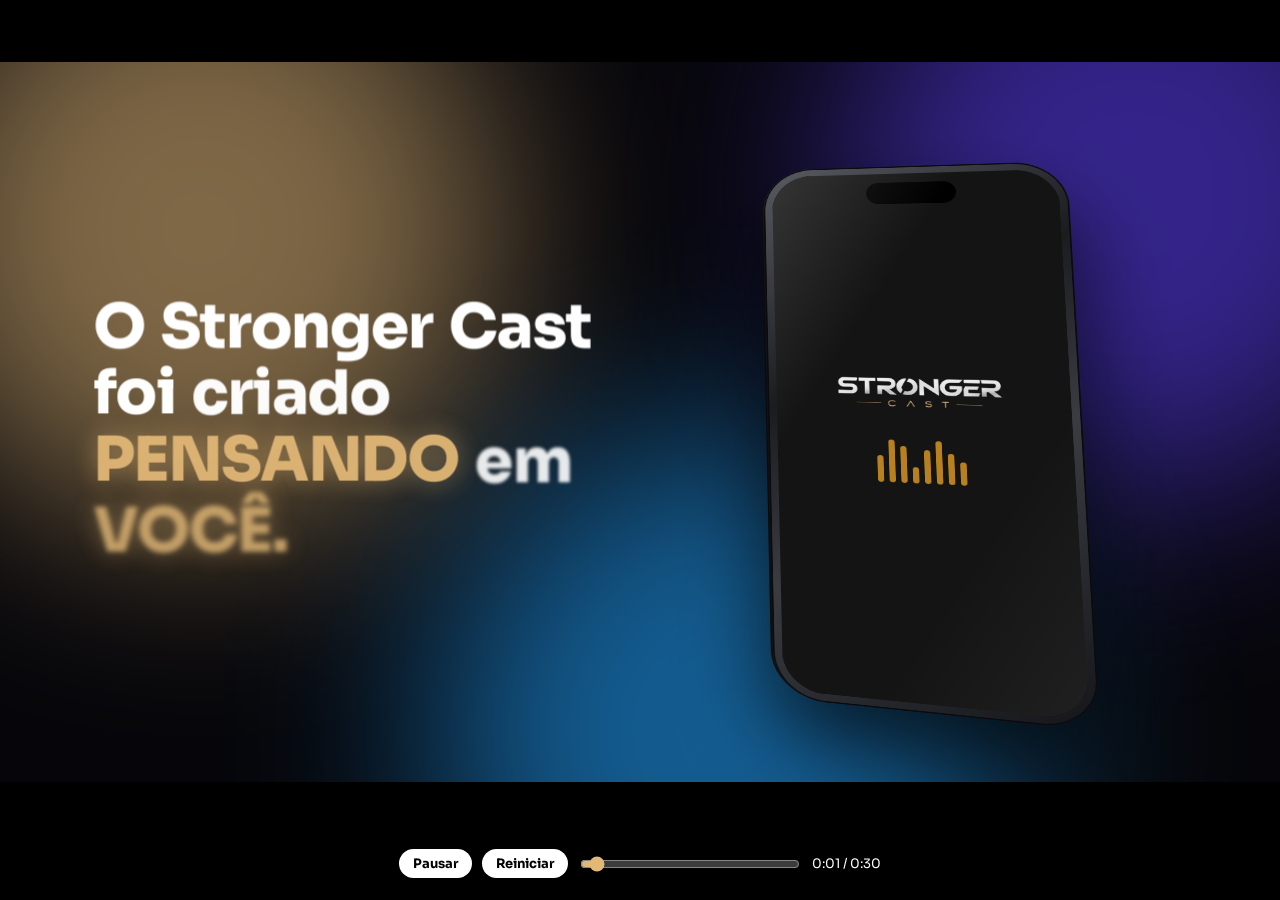
<file: stronger-cast-promo.html>
<!DOCTYPE html>
<html lang="pt-BR">
<head>
<meta charset="utf-8">
<meta name="viewport" content="width=device-width, initial-scale=1, viewport-fit=cover">
<title>Stronger Cast — Vídeo de lançamento</title>
<link rel="stylesheet" href="https://fonts.googleapis.com/css2?family=Sora:wght@400;600;700;800&display=swap">
<style>
:root{color-scheme:dark;--g:#e2b877;--bg:#06060a;box-sizing:border-box;padding-top:env(safe-area-inset-top,0px);padding-bottom:env(safe-area-inset-bottom,0px)}
html,body{height:100%;margin:0;background:#000;overflow:hidden;font-family:'Sora',system-ui,-apple-system,'Segoe UI',sans-serif;color:#fff}
#view{position:absolute;inset:0;overflow:hidden}
#stage{position:absolute;left:0;top:0;width:1920px;height:1080px;transform-origin:0 0;background:var(--bg);overflow:hidden}
.b{position:absolute;border-radius:50%;filter:blur(150px);opacity:.55;width:900px;height:900px;left:0;top:0;margin:-450px 0 0 -450px}
#b1{background:#e2b877}#b2{background:#5b3df5}#b3{background:#1fa3ff}
#pw{position:absolute;left:0;top:0;width:400px;height:820px;z-index:5;transform-style:preserve-3d}
#tilt,#fl{position:absolute;inset:0;transform-style:preserve-3d}
.phone{position:absolute;left:0;top:0;width:400px;height:820px;transform-style:preserve-3d}
.phone .body{position:absolute;inset:0;border-radius:68px;background:linear-gradient(145deg,#5a5c63,#1b1c20 35%,#3a3c42 60%,#15161a);box-shadow:0 60px 120px rgba(0,0,0,.7),0 0 0 2px #0b0b0d inset}
.phone .e1,.phone .e2{position:absolute;inset:0;border-radius:68px;background:#18191c}
.phone .e1{transform:translateZ(-7px)}.phone .e2{transform:translateZ(-14px);background:#0e0e10}
.phone .glass{position:absolute;inset:12px;border-radius:56px;background:#000;overflow:hidden;transform:translateZ(1px)}
.phone .glass:after{content:"";position:absolute;inset:0;background:linear-gradient(120deg,rgba(255,255,255,.14),transparent 30%,transparent 70%,rgba(255,255,255,.05));pointer-events:none;z-index:9}
.isl{position:absolute;left:50%;top:14px;width:118px;height:34px;margin-left:-59px;background:#000;border-radius:20px;z-index:8}
.scr{position:absolute;inset:0;background:#0b0b10;padding:0}
.sb{display:flex;justify-content:space-between;padding:20px 34px 0;font-size:15px;font-weight:700}
.pad{padding:18px 22px}
.logo{width:var(--w)}
.logo img{width:100%;display:block}
.lbl{font-size:13px;color:#9a9aa6;margin:16px 0 8px;font-weight:600}
.hero{border-radius:26px;padding:20px;height:230px;background:linear-gradient(150deg,#e2b877,#9b4dff 70%,#2b1a6b);position:relative;display:flex;flex-direction:column;justify-content:flex-end;box-sizing:border-box}
.hero small{font-size:12px;font-weight:700;opacity:.85}.hero h4{margin:6px 0 14px;font-size:24px;line-height:1.12;font-weight:800}
.btn{display:inline-block;background:#fff;color:#000;border-radius:30px;padding:10px 20px;font-weight:700;font-size:14px;align-self:flex-start}
.mini{display:flex;gap:12px}.mini div{flex:1;height:96px;border-radius:18px;background:linear-gradient(160deg,#23233a,#12121c);padding:12px;box-sizing:border-box;font-size:13px;font-weight:600;display:flex;align-items:flex-end}
.tabs{position:absolute;left:0;right:0;bottom:0;height:84px;background:rgba(20,20,28,.95);display:flex;justify-content:space-around;align-items:center;font-size:12px;color:#8a8a98;font-weight:600}
.tabs .on{color:var(--g)}
.vid{height:206px;border-radius:24px;background:linear-gradient(140deg,#2a1a5e,#c68a3c);position:relative;display:grid;place-items:center}
.play{width:70px;height:70px;border-radius:50%;background:rgba(255,255,255,.92);display:grid;place-items:center;color:#000;font-size:26px;padding-left:5px;box-sizing:border-box}
.pill{position:relative;display:flex;margin:18px auto 0;width:236px;height:44px;border-radius:30px;background:#1a1a24;font-weight:700;font-size:14px}
.pill span{flex:1;display:grid;place-items:center;position:relative;z-index:2}
.pill i{position:absolute;left:4px;top:4px;width:114px;height:36px;border-radius:30px;background:var(--g);z-index:1}
.pill span:first-of-type{color:#000}
.wave{display:flex;gap:4px;align-items:center;height:90px;margin:20px 0 6px}
.wave i{flex:1;border-radius:4px;background:linear-gradient(var(--g),#9b4dff);height:var(--h);animation:wv 1.1s ease-in-out infinite alternate;animation-delay:var(--d)}
@keyframes wv{to{transform:scaleY(.3)}}
.track{height:6px;border-radius:4px;background:#23232f;overflow:hidden}.track i{display:block;height:100%;width:var(--p,38%);background:var(--g)}
.ctr{display:flex;justify-content:center;gap:30px;font-size:26px;margin-top:20px;align-items:center}
.row{display:flex;gap:14px;align-items:center;padding:12px 0;border-bottom:1px solid #1b1b27}
.row .th{width:64px;height:64px;border-radius:16px;flex:none;background:linear-gradient(140deg,#e2b877,#5b3df5)}
.row:nth-child(3n) .th{background:linear-gradient(140deg,#1fa3ff,#5b3df5)}.row:nth-child(3n+2) .th{background:linear-gradient(140deg,#ff8a5c,#9b4dff)}
.row b{font-size:15px;line-height:1.2;display:block}.row small{color:#8a8a98;font-size:12px}
.h2{font-size:30px;font-weight:800;margin:14px 0 4px}
.home{display:grid;grid-template-columns:repeat(4,1fr);gap:18px;padding:30px 22px;opacity:.5}
.home div{aspect-ratio:1;border-radius:16px;background:linear-gradient(140deg,#2c2c40,#15151f)}
.sheet{position:absolute;left:0;right:0;bottom:0;background:#17171f;border-radius:34px 34px 0 0;padding:26px 24px 34px;text-align:center;height:470px;box-sizing:border-box}
.ico{width:96px;height:96px;margin:0 auto 12px;border-radius:24px;background:linear-gradient(145deg,#e2b877,#5b3df5);display:grid;place-items:center;font-weight:800;font-size:34px}
.big{display:block;margin:20px 0 0;background:var(--g);color:#000;border-radius:18px;padding:16px;font-weight:800;font-size:18px}
.s5{background:radial-gradient(circle at 50% 62%,#e2b877 0,#9b4dff55 38%,#0b0b10 72%)}
.ring{position:absolute;left:50%;top:50%;border:2px solid rgba(255,255,255,.35);border-radius:50%;transform:translate(-50%,-50%)}
.tx{position:absolute;z-index:3;font-weight:800;letter-spacing:-.02em;line-height:1.06}
.w{display:inline-block;margin-right:.26em}.wi{display:inline-block}
.g{color:var(--g);text-shadow:0 0 40px rgba(226,184,119,.55)}
.card{position:absolute;left:0;top:0;z-index:7;display:flex;gap:16px;align-items:center;padding:20px 28px;border-radius:30px;background:rgba(255,255,255,.1);border:1px solid rgba(255,255,255,.22);backdrop-filter:blur(18px);-webkit-backdrop-filter:blur(18px);box-shadow:0 30px 70px rgba(0,0,0,.5);font-size:28px;font-weight:700;line-height:1.15;white-space:nowrap}
.card small{display:block;font-size:19px;font-weight:400;color:#c9c9d4;margin-top:4px}
.card .dot{width:56px;height:56px;border-radius:18px;background:var(--g);color:#000;display:grid;place-items:center;font-size:26px;flex:none}
.card.q{white-space:normal;width:440px;font-size:26px}
#fan{position:absolute;inset:0;z-index:4}
.fp{position:absolute;left:0;top:0;width:400px;height:820px}
#fin{position:absolute;left:0;right:0;top:120px;text-align:center;z-index:6}
#fin .logo{margin:0 auto}
#tag{margin-top:34px;font-size:46px;font-weight:700;letter-spacing:-.01em}
#ctl{position:fixed;left:50%;bottom:calc(14px + env(safe-area-inset-bottom,0px));transform:translateX(-50%);display:flex;gap:10px;align-items:center;z-index:20;background:rgba(0,0,0,.55);padding:8px 14px;border-radius:30px;font-size:13px;backdrop-filter:blur(10px)}
#ctl button{background:#fff;color:#000;border:0;border-radius:20px;padding:6px 14px;font:700 13px 'Sora',system-ui,sans-serif;cursor:pointer}
#ctl input{width:220px;accent-color:#e2b877}
.scr{background:#141414!important}
.hd{display:flex;align-items:center;gap:12px;padding:16px 16px 0}.hd b{font-size:16px;flex:1}
.hb{width:30px;height:30px;border-radius:9px;border:1px solid #8a6a2e;display:flex;flex-direction:column;justify-content:center;gap:4px;padding:0 7px;box-sizing:border-box}.hb i{height:2px;background:var(--g);border-radius:2px}
.cd{margin:16px 16px;border:1px solid #2b2b2b;border-radius:14px;padding:10px 10px 18px;text-align:center;background:radial-gradient(circle at 50% 0,#2a2214,transparent 60%)}
.cd img{width:100%;border-radius:10px;display:block}.cd b{display:block;margin-top:12px;font-size:14px}.cd small{display:block;margin-top:8px;color:#8a8a8a;font-size:11px;line-height:1.35}
.spl{position:absolute;inset:0;background:#141414;display:flex;flex-direction:column;align-items:center;justify-content:center;gap:50px;z-index:3}
.bars{display:flex;gap:7px;align-items:flex-end;height:64px}.bars i{width:8px;border-radius:4px;background:#b8801f;height:var(--h);transform-origin:bottom;animation:wv .9s ease-in-out infinite alternate;animation-delay:var(--d)}
.dim{position:absolute;inset:0;background:rgba(0,0,0,.84)}
.mn{position:absolute;left:14px;right:14px;top:100px;background:#1e1e1e;border:1px solid #4a3a1c;border-radius:16px;padding:14px}
.mn .t{display:flex;justify-content:space-between;align-items:center;font-size:10px;letter-spacing:.16em;color:var(--g);font-weight:700}
.mn .t span{border:1px solid #8a6a2e;border-radius:20px;padding:8px 14px;font-size:12px;letter-spacing:0}
.mn .it{margin-top:8px;border:1px solid #3a2f18;border-radius:10px;padding:13px 12px;font-size:13px;font-weight:700;background:#1b1b1b}
.bk{padding:14px 16px}.vt{display:inline-block;border:1px solid #8a6a2e;color:var(--g);border-radius:20px;padding:8px 12px;font-size:12px;font-weight:700}
.sr{margin:14px 0 12px;border:1px solid #3a2f18;border-radius:10px;background:#1c1c1c;padding:12px;color:#777;font-size:13px}
.ot{font-size:10px;letter-spacing:.14em;color:var(--g);font-weight:700;margin-bottom:8px}
.bi{display:flex;justify-content:space-between;border:1px solid #2f2a1e;border-radius:9px;background:#1c1c1c;padding:11px 12px;font-size:13px;font-weight:700;margin-bottom:7px}.bi em{color:var(--g);font-style:normal}
.bi.hl{background:#28221a;border-color:#8a6a2e}
</style>
</head>
<body>
<div id="view"><div id="stage">
  <div class="b" id="b1"></div><div class="b" id="b2"></div><div class="b" id="b3"></div>
  <div class="tx" id="t1" data-t="O Stronger Cast foi criado *PENSANDO* em *VOCÊ.*" style="left:140px;top:350px;width:880px;font-size:92px"></div>
  <div class="tx" id="t2" data-t="Assista e ouça aqui mesmo *pelo* *app.*" style="left:1030px;top:350px;width:780px;font-size:92px"></div>
  <div class="tx" id="t3" data-t="Conversas de verdade sobre ser *firme* num mundo que não para." style="left:140px;top:300px;width:900px;font-size:74px"></div>
  <div class="tx" id="t4" data-t="*Instale* direto pelo celular." style="left:1030px;top:350px;width:780px;font-size:100px"></div>
  <div class="tx" id="t5" style="left:140px;top:330px;width:900px"><div data-t="O intuito é simples:" style="font-size:62px;font-weight:600;color:#d8d8e2"></div><div data-t="*renovar.*" style="font-size:200px;margin-top:6px"></div></div>
  <div id="fan"></div>
  <div id="pw"><div id="tilt"><div id="fl"></div></div></div>
  <div id="fin"><div class="logo" style="--w:960px"><img class="lgi" alt="Stronger Cast"></div><div id="tag">Força, fé e expectativa pra essa geração.</div></div>
</div></div>
<div id="ctl"><button id="pp">Pausar</button><button id="rs">Reiniciar</button><input id="sc" type="range" min="0" max="30" step="0.01" value="0" aria-label="Linha do tempo"><span id="tm">0:00 / 0:30</span></div>
<script src="https://cdnjs.cloudflare.com/ajax/libs/gsap/3.12.5/gsap.min.js"></script>
<script>
const LOGO="[data-uri]";const HERO="[data-uri]";
const logo=w=>`<div class="logo" style="--w:${w}px"><img class="lgi" alt=""></div>`;
const wave=()=>Array.from({length:30},(_,i)=>`<i style="--d:${((i*.07)%1).toFixed(2)}s;--h:${25+(i*37)%70}%"></i>`).join('');
const sb='<div class="sb"><span>9:41</span><span>5G ▮▮▮</span></div>';
const tabs=a=>`<div class="tabs">${['Início','Vídeos','Áudio','Perfil'].map((t,i)=>`<span class="${i==a?'on':''}">${t}</span>`).join('')}</div>`;
const hdr=t=>`<div class="hd">${logo(70)}<b>${t}</b><span class="hb"><i></i><i></i></span></div>`;
const epi=`<div class="cd"><img class="heroimg" alt=""><b>Em breve novos episódios por aqui.</b><small>Enquanto isso, acompanhe o Stronger Cast no YouTube.</small></div>`;
const bars=[40,64,55,24,50,64,46,34].map((h,i)=>`<i style="--h:${h}px;--d:${(i*.11).toFixed(2)}s"></i>`).join('');
const S={
1:f=>`<div class="scr s1">${sb}${hdr('Episódios')}${epi}${f?'':`<div class="spl">${logo(210)}<div class="bars">${bars}</div></div>`}</div>`,
2:()=>`<div class="scr s2">${sb}${hdr('Episódio')}<div class="pad"><div class="vid"><div class="play">▶</div></div><div class="pill"><i class="knob"></i><span>Assistir</span><span>Ouvir</span></div><div class="wave">${wave()}</div><div class="track"><i></i></div><div class="ctr"><span>⏮</span><span style="font-size:40px">⏸</span><span>⏭</span></div></div></div>`,
3:()=>`<div class="scr s3">${sb}${hdr('Episódios')}${epi}<div class="dim"></div><div class="mn"><div class="t">MENU<span>Fechar</span></div>${['Bíblia','Devocionais','Canais','Painel','Sua conta'].map((n,i)=>`<div class="it"${i==3?' style="color:var(--g)"':''}>${n}</div>`).join('')}</div></div>`,
4:d=>`<div class="scr s4"><div class="home">${'<div></div>'.repeat(16)}</div><div class="sheet"><div class="ico">SC</div><b style="font-size:24px">Stronger Cast</b><div style="color:#9a9aa6;margin-top:6px;font-size:15px">Adicionar à tela de início</div><div class="track" style="margin-top:26px"><i class="bar" style="width:${d?100:0}%"></i></div><span class="big btn4">${d?'Instalado ✓':'Instalar'}</span></div></div>`,
5:()=>`<div class="scr s5">${sb}<div class="bk"><span class="vt">← Voltar</span> <b style="font-size:18px;margin-left:8px">Bíblia</b><div class="sr">buscar livro...</div><div class="ot">ANTIGO TESTAMENTO</div>${['Gênesis','Êxodo','Levítico','Números','Deuteronômio','Josué','Juízes','Rute','1 Samuel','2 Samuel','1 Reis','2 Reis','1 Crônicas','2 Crônicas'].map(n=>`<div class="bi${n=='Levítico'?' hl':''}">${n}<em>›</em></div>`).join('')}</div></div>`
};
const phone=h=>`<div class="phone"><div class="e2"></div><div class="e1"></div><div class="body"></div><div class="glass"><div class="isl"></div>${h}</div></div>`;
document.getElementById('fl').innerHTML=phone([1,2,3,4,5].map(n=>S[n]()).join(''));
const main=document.getElementById('fl');
[2,3,4,5].forEach(n=>main.querySelector('.s'+n).style.opacity=0);
const order=[3,2,1,4,5];
document.getElementById('fan').innerHTML=order.map(n=>`<div class="fp">${phone(S[n](true))}</div>`).join('');
document.querySelectorAll('.lgi').forEach(i=>i.src=LOGO);document.querySelectorAll('.heroimg').forEach(i=>i.src=HERO);
// texto em palavras
document.querySelectorAll('[data-t]').forEach(el=>{el.innerHTML=el.dataset.t.split(' ').map(w=>{const g=w[0]=='*';return `<span class="w"><span class="wi${g?' g':''}">${w.replace(/\*/g,'')}</span></span>`}).join('')});
const stage=document.getElementById('stage'),view=document.getElementById('view');
function fit(){const s=Math.min(view.clientWidth/1920,(view.clientHeight-56)/1080);stage.style.transform=`translate(${(view.clientWidth-1920*s)/2}px,${(view.clientHeight-56-1080*s)/2}px) scale(${s})`}
fit();addEventListener('resize',fit);
const $=s=>document.querySelector(s);
const pw=$('#pw'),tilt=$('#tilt');
gsap.set(pw,{xPercent:-50,yPercent:-50,x:1380,y:1500,scale:.8,transformPerspective:1600});
gsap.set(tilt,{rotationY:-40,rotationX:12});
gsap.set('#b1',{x:300,y:250});gsap.set('#b2',{x:1700,y:200});gsap.set('#b3',{x:1100,y:1000});
gsap.set('#fin',{autoAlpha:0});
gsap.set('.fp',{xPercent:-50,yPercent:-50,x:960,y:446,autoAlpha:0,scale:.3,transformOrigin:'50% 170%'});
gsap.to('#fl',{y:-16,rotationZ:1.2,duration:2.4,ease:'sine.inOut',yoyo:true,repeat:-1});
const cards=[];
function card(html,cls){const d=document.createElement('div');d.className='card '+(cls||'');d.innerHTML=html;stage.appendChild(d);gsap.set(d,{xPercent:-50,yPercent:-50,autoAlpha:0});cards.push(d);return d}
const tl=gsap.timeline({paused:true,defaults:{ease:'power3.out'}});
const tin=(s,t)=>tl.fromTo(s+' .wi',{y:70,autoAlpha:0,filter:'blur(22px)'},{y:0,autoAlpha:1,filter:'blur(0px)',duration:.9,stagger:.08},t);
const tout=(s,t)=>tl.to(s+' .wi',{autoAlpha:0,filter:'blur(26px)',y:-30,duration:.6,stagger:.03,ease:'power2.in'},t);
// cartões que saltam do celular: from=[x,y] do celular, to=[x,y]
function pop(c,from,to,t,out){tl.fromTo(c,{x:from[0],y:from[1],scale:.15,autoAlpha:0,filter:'blur(14px)',rotation:-8},{x:to[0],y:to[1],scale:1,autoAlpha:1,filter:'blur(0px)',rotation:0,duration:.9,ease:'back.out(1.7)'},t);
 if(out)tl.to(c,{autoAlpha:0,scale:.6,filter:'blur(18px)',x:from[0],y:from[1],duration:.5,ease:'power2.in'},out)}
function swap(a,b,t){tl.to(main.querySelector('.s'+a),{autoAlpha:0,filter:'blur(16px)',duration:.5},t).fromTo(main.querySelector('.s'+b),{autoAlpha:0,filter:'blur(16px)',scale:1.05},{autoAlpha:1,filter:'blur(0px)',scale:1,duration:.6},t)}
function move(x,y,sc,ry,t,d){tl.to(pw,{x,y,scale:sc,duration:d||1.2,ease:'power3.inOut'},t).to(tilt,{rotationY:ry,rotationX:8,duration:d||1.2,ease:'power3.inOut'},t)}
function bg(c1,c2,c3,t){tl.to('#b1',{x:c1[0],y:c1[1],duration:2.5,ease:'sine.inOut'},t).to('#b2',{x:c2[0],y:c2[1],duration:2.5,ease:'sine.inOut'},t).to('#b3',{x:c3[0],y:c3[1],duration:2.5,ease:'sine.inOut'},t)}
// CENA 1 (0–5)
tl.to(pw,{y:560,scale:1,duration:1.8,ease:'power3.out'},0).to(tilt,{rotationY:-18,rotationX:8,duration:1.8},0);
tin('#t1',.5);
const c1a=card('<div class="dot">▶</div><div>Episódios<small>Direto no app</small></div>'),c1b=card('<div class="dot">★</div><div>Em breve<small>Novos episódios por aqui</small></div>');
pop(c1a,[1380,500],[1090,300],2.3,4.5);pop(c1b,[1380,600],[1680,800],2.7,4.5);
tout('#t1',4.3);
tl.to(main.querySelector('.spl'),{autoAlpha:0,filter:'blur(18px)',duration:.8,ease:'power2.inOut'},3.2);
// CENA 2 (5–10)
move(540,560,1,18,4.7);swap(1,2,5.0);bg([300,800],[1500,250],[1700,900],4.7);
tin('#t2',5.6);
const c2a=card('<div class="dot">▶</div><div>Assistir<small>Vídeo completo</small></div>'),c2b=card('<div class="dot">♪</div><div>Ouvir<small>Só o áudio</small></div>');
pop(c2a,[540,500],[250,290],6.8,9.2);pop(c2b,[540,620],[830,830],7.2,9.2);
tl.to(main.querySelector('.knob'),{x:114,duration:.6,ease:'power2.inOut'},8.0);
tout('#t2',9.2);
// CENA 3 (10–16)
move(1380,560,1,-18,9.6);swap(2,3,9.9);bg([200,300],[1600,800],[900,1000],9.6);
tin('#t3',10.5);tout('#t3',13.4);
// zoom na tela
tl.to(pw,{x:960,y:700,scale:1.75,duration:1.3,ease:'power3.inOut'},13.5).to(tilt,{rotationY:0,rotationX:0,duration:1.3,ease:'power3.inOut'},13.5);
const c3=['Bíblia','Devocionais','Canais'].map(n=>card('<div class="dot">✦</div><div>'+n+'</div>'));
[[320,420],[1600,640],[1620,300]].forEach((p,i)=>pop(c3[i],[960,700],p,14.7+i*.3,15.7));
// CENA 4 (16–22)
move(540,560,1,18,15.7,1.1);swap(3,4,15.8);bg([1500,200],[300,900],[1400,1000],15.7);
tin('#t4',16.5);
const c4a=card('<div class="dot">⌁</div><div>Sem loja de apps<small>Instale pelo navegador</small></div>'),c4b=card('<div class="dot">1</div><div>Um toque<small>Pronto em segundos</small></div>');
pop(c4a,[540,500],[250,260],17.4,20.0);pop(c4b,[540,700],[840,860],17.8,20.0);
tl.to(main.querySelector('.bar'),{width:'100%',duration:1.4,ease:'power1.inOut'},18.4).add(()=>{},19.8);
tl.call(()=>{main.querySelector('.btn4').textContent=tl.time()>=19.8?'Instalado ✓':'Instalar'},null,19.8);
tout('#t4',19.9);
tl.to(pw,{x:960,y:380,scale:1.75,duration:1.2,ease:'power3.inOut'},20.0).to(tilt,{rotationY:0,rotationX:0,duration:1.2},20.0);
// CENA 5 (22–26)
move(1380,560,1,-18,21.4);swap(4,5,21.6);bg([300,300],[1500,700],[1000,900],21.4);
tl.to('#b1',{opacity:.8,duration:2},21.5);
tin('#t5',22.3);
const c5=[['Força',[1090,330]],['Fé',[1700,520]],['Expectativa',[1160,860]]].map(a=>card('<div class="dot">✦</div><div>'+a[0]+'</div>'));
c5.forEach((c,i)=>pop(c,[1380,560],[[1090,330],[1690,540],[1130,850]][i],23.3+i*.35,25.4));
tout('#t5',25.3);
// FINAL (26–30): leque + logo + tagline
tl.to(pw,{autoAlpha:0,scale:.5,filter:'blur(20px)',duration:.7,ease:'power2.in'},25.6);
bg([400,400],[1500,300],[960,950],25.6);
order.forEach((n,i)=>{const a=(i-2)*21;tl.to(`.fp:nth-child(${i+1})`,{autoAlpha:1,scale:.64,rotation:a,x:960,y:446,duration:1.1,ease:'back.out(1.3)'},26.0+Math.abs(i-2)*.12).fromTo(`.fp:nth-child(${i+1})`,{filter:'blur(18px)'},{filter:'blur(0px)',duration:.7},26.0+Math.abs(i-2)*.12)});
tl.fromTo('#fin',{autoAlpha:0,y:30,filter:'blur(22px)'},{autoAlpha:1,y:0,filter:'blur(0px)',duration:1.1},26.4);
tl.fromTo('#tag',{letterSpacing:'.2em'},{letterSpacing:'-.01em',duration:1.6,ease:'power2.out'},26.4);
tl.set({},{},30);
// controles
const sc=$('#sc'),tm=$('#tm'),pp=$('#pp');let drag=false;
const f=t=>`${Math.floor(t/60)}:${String(Math.floor(t%60)).padStart(2,'0')}`;
tl.eventCallback('onUpdate',()=>{if(!drag)sc.value=tl.time();tm.textContent=f(tl.time())+' / 0:30'});
tl.eventCallback('onComplete',()=>pp.textContent='Reproduzir');
pp.onclick=()=>{if(tl.paused()||tl.progress()==1){if(tl.progress()==1)tl.restart();else tl.play();pp.textContent='Pausar'}else{tl.pause();pp.textContent='Reproduzir'}};
$('#rs').onclick=()=>{tl.restart();pp.textContent='Pausar'};
sc.oninput=()=>{drag=true;tl.pause();tl.time(+sc.value);pp.textContent='Reproduzir'};sc.onchange=()=>drag=false;
tl.play();
</script>
</body>
</html>
</file>
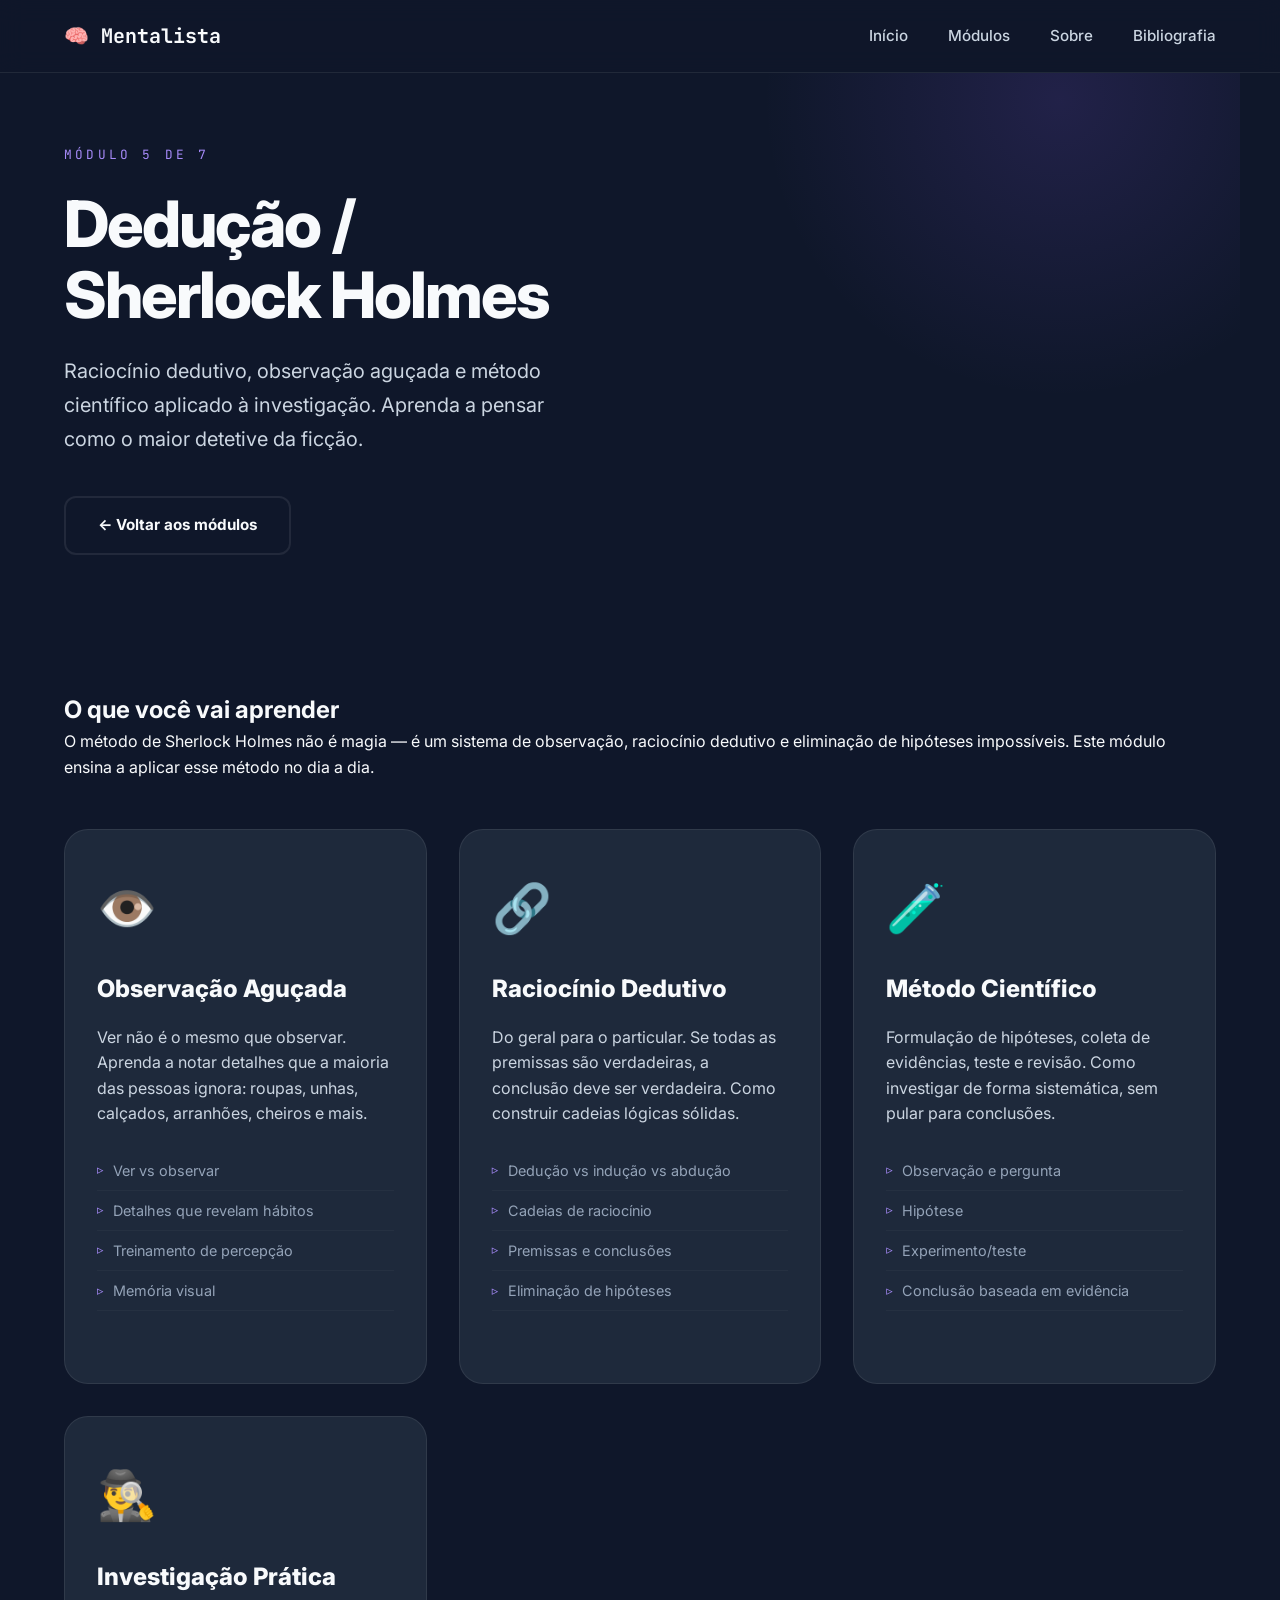
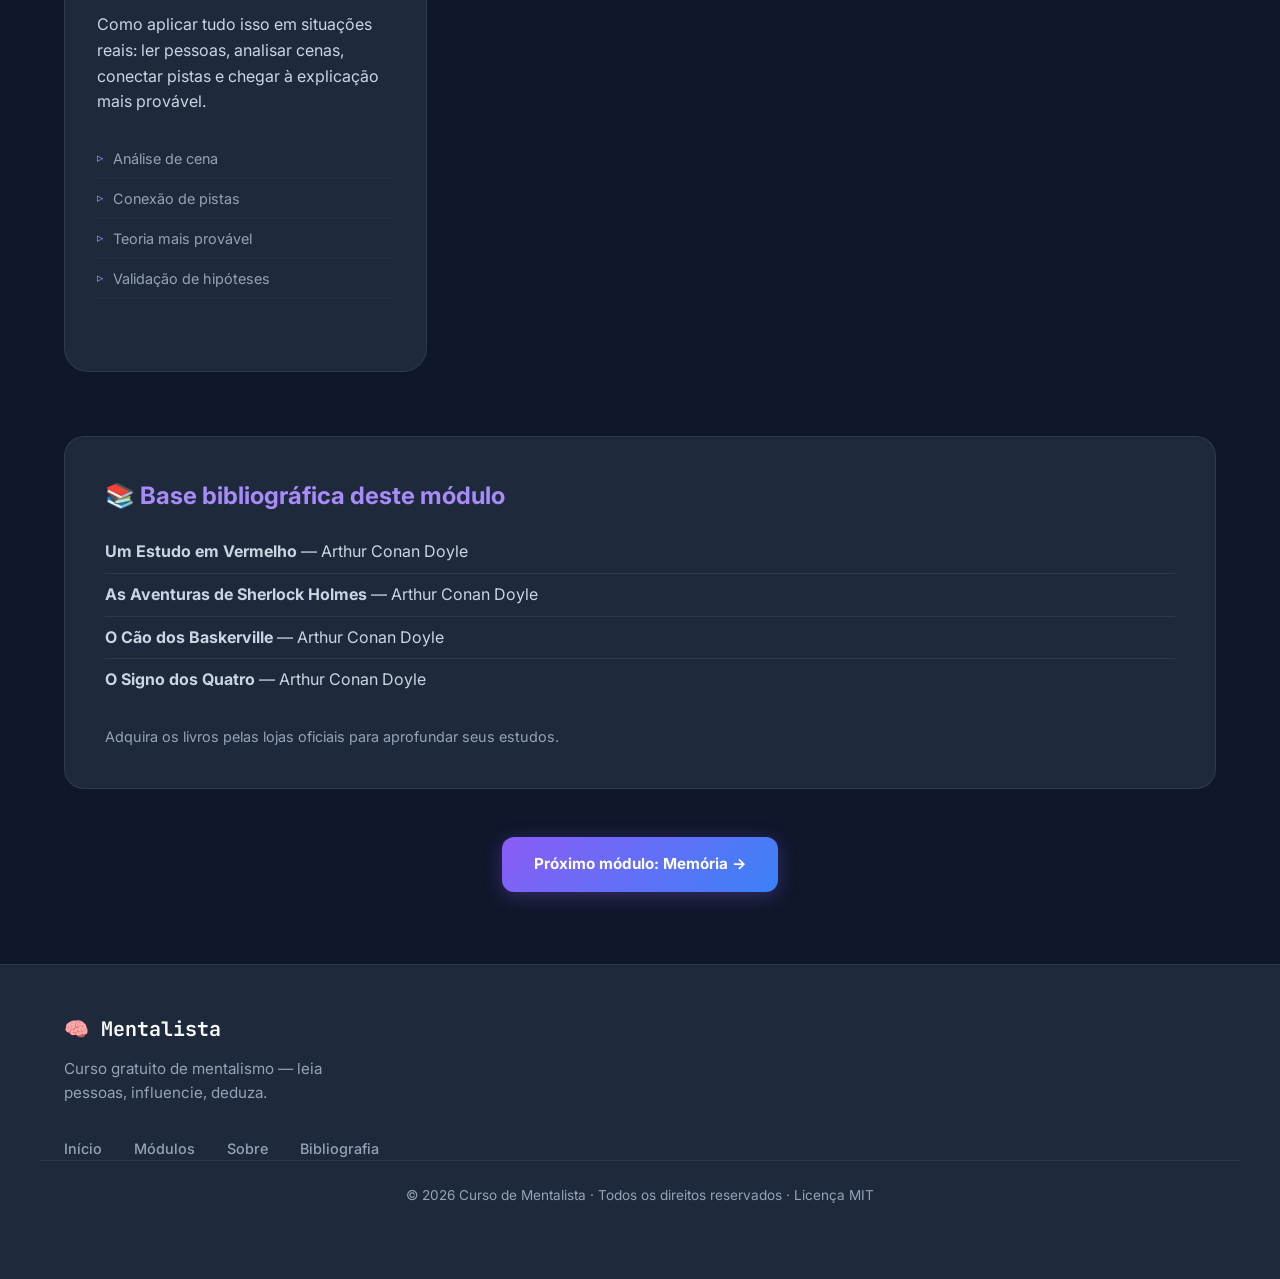
<file: modulos/deducao.html>
<!DOCTYPE html>
<html lang="pt-BR">
<head>
  <meta charset="UTF-8" />
  <meta name="viewport" content="width=device-width, initial-scale=1.0" />
  <title>Módulo 5 — Dedução / Sherlock Holmes | Curso de Mentalista</title>
  <meta name="description" content="Raciocínio dedutivo, observação aguçada e método científico aplicado à investigação, baseado em Sherlock Holmes." />
  <meta name="theme-color" content="#0f172a" />

  <link rel="preconnect" href="https://fonts.googleapis.com" />
  <link rel="preconnect" href="https://fonts.gstatic.com" crossorigin />
  <link href="https://fonts.googleapis.com/css2?family=Inter:wght@300;400;500;600;700;800&family=JetBrains+Mono:wght@400;500&display=swap" rel="stylesheet" />
  <link rel="stylesheet" href="../css/style.css" />
</head>
<body>
  <nav class="navbar" id="navbar">
    <div class="nav-container">
      <a href="../index.html" class="nav-logo">🧠 Mentalista</a>
      <div class="nav-links">
        <a href="../index.html" class="nav-link">Início</a>
        <a href="../index.html#modulos" class="nav-link">Módulos</a>
        <a href="../index.html#sobre" class="nav-link">Sobre</a>
        <a href="../index.html#livros" class="nav-link">Bibliografia</a>
      </div>
      <button class="nav-toggle" id="nav-toggle">
        <span></span><span></span><span></span>
      </button>
    </div>
  </nav>

  <header class="hero" style="padding: clamp(3rem, 8vh, 6rem) 1.5rem 4rem;">
    <div class="hero-content" style="max-width: 60rem;">
      <span class="hero-kicker">Módulo 5 de 7</span>
      <h1 class="hero-title">Dedução / Sherlock Holmes</h1>
      <p class="hero-sub">
        Raciocínio dedutivo, observação aguçada e método científico aplicado à
        investigação. Aprenda a pensar como o maior detetive da ficção.
      </p>
      <a href="../index.html#modulos" class="btn btn-outline">← Voltar aos módulos</a>
    </div>
  </header>

  <section class="secao-padding">
    <div class="container">
      <div class="modulo-intro">
        <h2>O que você vai aprender</h2>
        <p>
          O método de Sherlock Holmes não é magia — é um sistema de observação,
          raciocínio dedutivo e eliminação de hipóteses impossíveis. Este módulo
          ensina a aplicar esse método no dia a dia.
        </p>
      </div>

      <div class="modulos-grid" style="margin-top: 3rem;">
        <article class="modulo-card">
          <div class="modulo-icon">👁️</div>
          <h3 class="modulo-title">Observação Aguçada</h3>
          <p class="modulo-desc">
            Ver não é o mesmo que observar. Aprenda a notar detalhes que a maioria
            das pessoas ignora: roupas, unhas, calçados, arranhões, cheiros e mais.
          </p>
          <ul class="modulo-topicos">
            <li>Ver vs observar</li>
            <li>Detalhes que revelam hábitos</li>
            <li>Treinamento de percepção</li>
            <li>Memória visual</li>
          </ul>
        </article>

        <article class="modulo-card">
          <div class="modulo-icon">🔗</div>
          <h3 class="modulo-title">Raciocínio Dedutivo</h3>
          <p class="modulo-desc">
            Do geral para o particular. Se todas as premissas são verdadeiras, a
            conclusão deve ser verdadeira. Como construir cadeias lógicas sólidas.
          </p>
          <ul class="modulo-topicos">
            <li>Dedução vs indução vs abdução</li>
            <li>Cadeias de raciocínio</li>
            <li>Premissas e conclusões</li>
            <li>Eliminação de hipóteses</li>
          </ul>
        </article>

        <article class="modulo-card">
          <div class="modulo-icon">🧪</div>
          <h3 class="modulo-title">Método Científico</h3>
          <p class="modulo-desc">
            Formulação de hipóteses, coleta de evidências, teste e revisão.
            Como investigar de forma sistemática, sem pular para conclusões.
          </p>
          <ul class="modulo-topicos">
            <li>Observação e pergunta</li>
            <li>Hipótese</li>
            <li>Experimento/teste</li>
            <li>Conclusão baseada em evidência</li>
          </ul>
        </article>

        <article class="modulo-card">
          <div class="modulo-icon">🕵️‍♂️</div>
          <h3 class="modulo-title">Investigação Prática</h3>
          <p class="modulo-desc">
            Como aplicar tudo isso em situações reais: ler pessoas, analisar cenas,
            conectar pistas e chegar à explicação mais provável.
          </p>
          <ul class="modulo-topicos">
            <li>Análise de cena</li>
            <li>Conexão de pistas</li>
            <li>Teoria mais provável</li>
            <li>Validação de hipóteses</li>
          </ul>
        </article>
      </div>

      <div style="margin-top: 4rem; background: var(--fundo-alt); border: 1px solid var(--borda); border-radius: 20px; padding: 2.5rem;">
        <h2 style="color: var(--primaria-claro); margin-bottom: 1rem;">📚 Base bibliográfica deste módulo</h2>
        <ul style="list-style: none; color: var(--texto-sec);">
          <li style="padding: 0.5rem 0; border-bottom: 1px solid var(--borda);"><strong>Um Estudo em Vermelho</strong> — Arthur Conan Doyle</li>
          <li style="padding: 0.5rem 0; border-bottom: 1px solid var(--borda);"><strong>As Aventuras de Sherlock Holmes</strong> — Arthur Conan Doyle</li>
          <li style="padding: 0.5rem 0; border-bottom: 1px solid var(--borda);"><strong>O Cão dos Baskerville</strong> — Arthur Conan Doyle</li>
          <li style="padding: 0.5rem 0;"><strong>O Signo dos Quatro</strong> — Arthur Conan Doyle</li>
        </ul>
        <p style="margin-top: 1.5rem; font-size: 0.9rem; color: var(--texto-muted);">
          Adquira os livros pelas lojas oficiais para aprofundar seus estudos.
        </p>
      </div>

      <div style="margin-top: 3rem; text-align: center;">
        <a href="../modulos/memoria.html" class="btn btn-primary">Próximo módulo: Memória →</a>
      </div>
    </div>
  </section>

  <footer class="rodape">
    <div class="rodape-content">
      <div class="rodape-marca">
        <a href="../index.html" class="nav-logo">🧠 Mentalista</a>
        <p>Curso gratuito de mentalismo — leia pessoas, influencie, deduza.</p>
      </div>
      <div class="rodape-links">
        <a href="../index.html">Início</a>
        <a href="../index.html#modulos">Módulos</a>
        <a href="../index.html#sobre">Sobre</a>
        <a href="../index.html#livros">Bibliografia</a>
      </div>
    </div>
    <div class="rodape-bottom">
      <p>© <span id="ano"></span> Curso de Mentalista · Todos os direitos reservados · Licença MIT</p>
    </div>
  </footer>

  <script src="../js/app.js"></script>
</body>
</html>
</file>
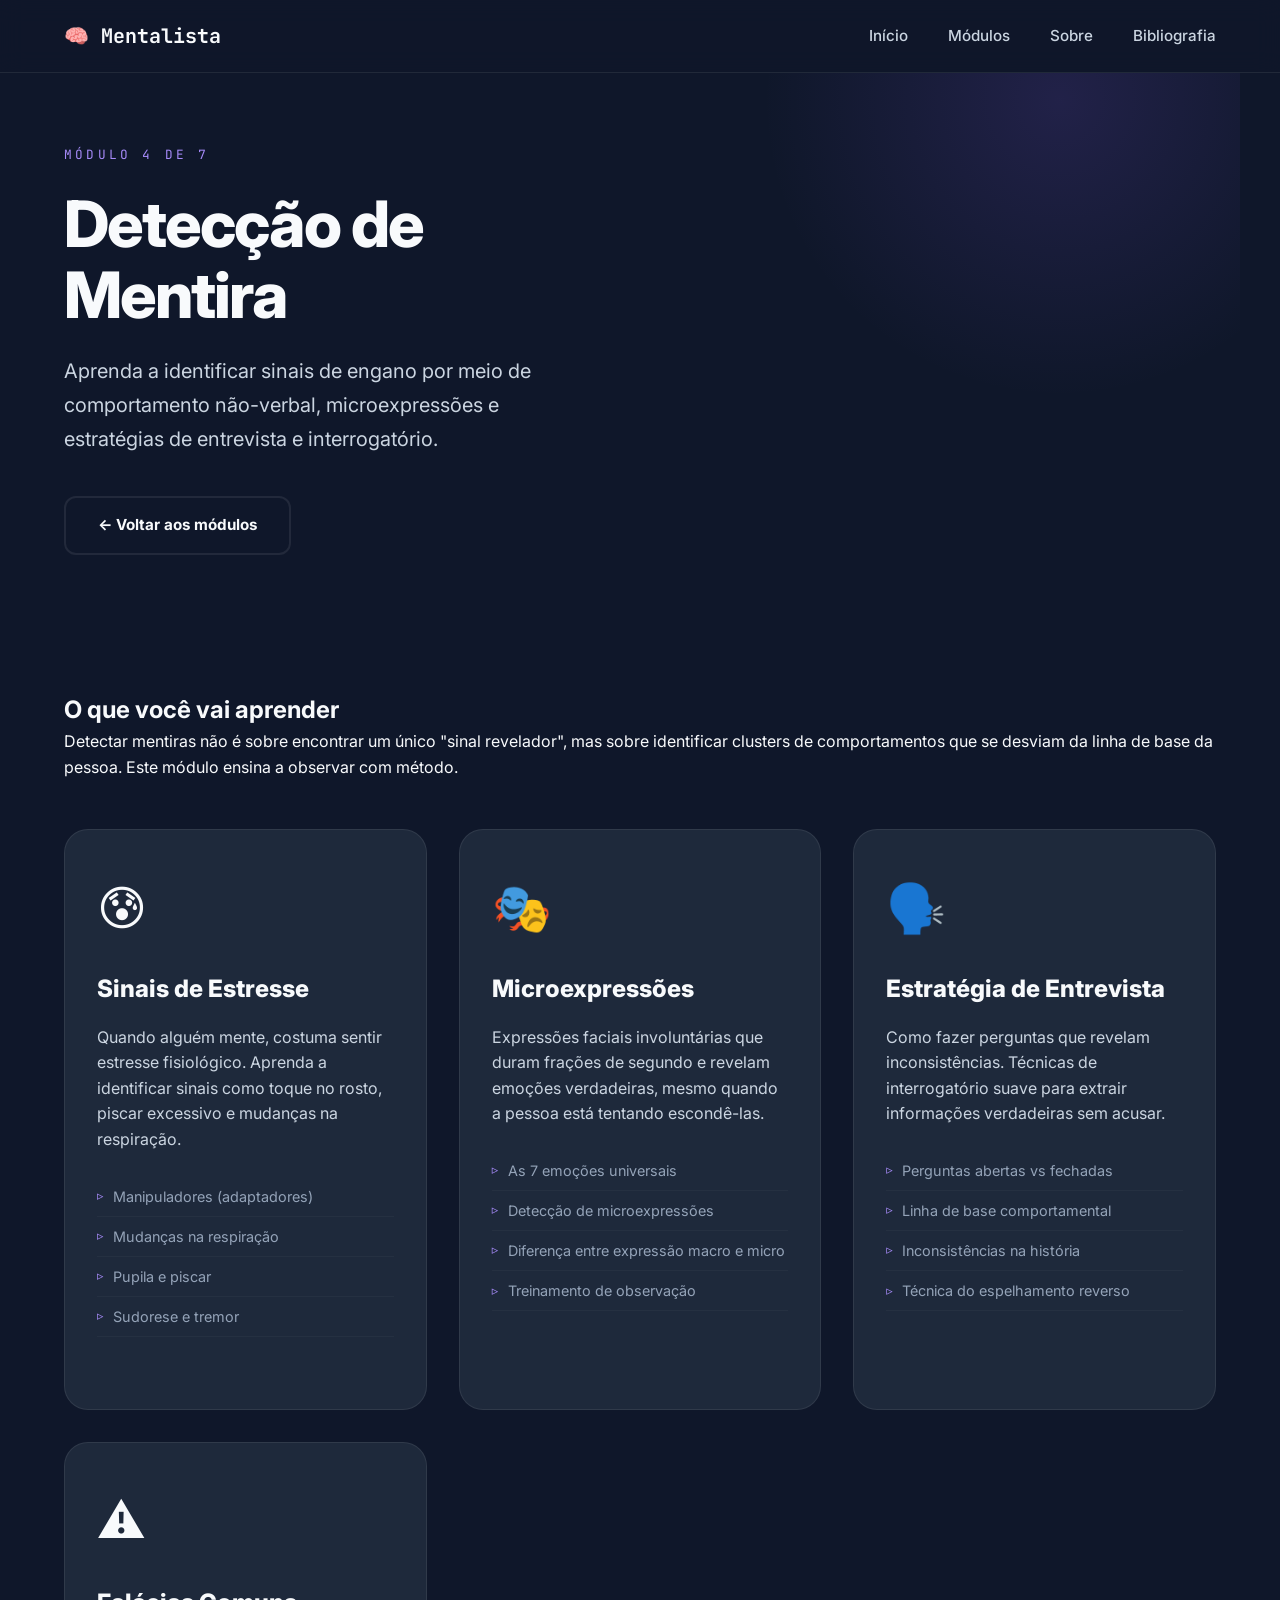
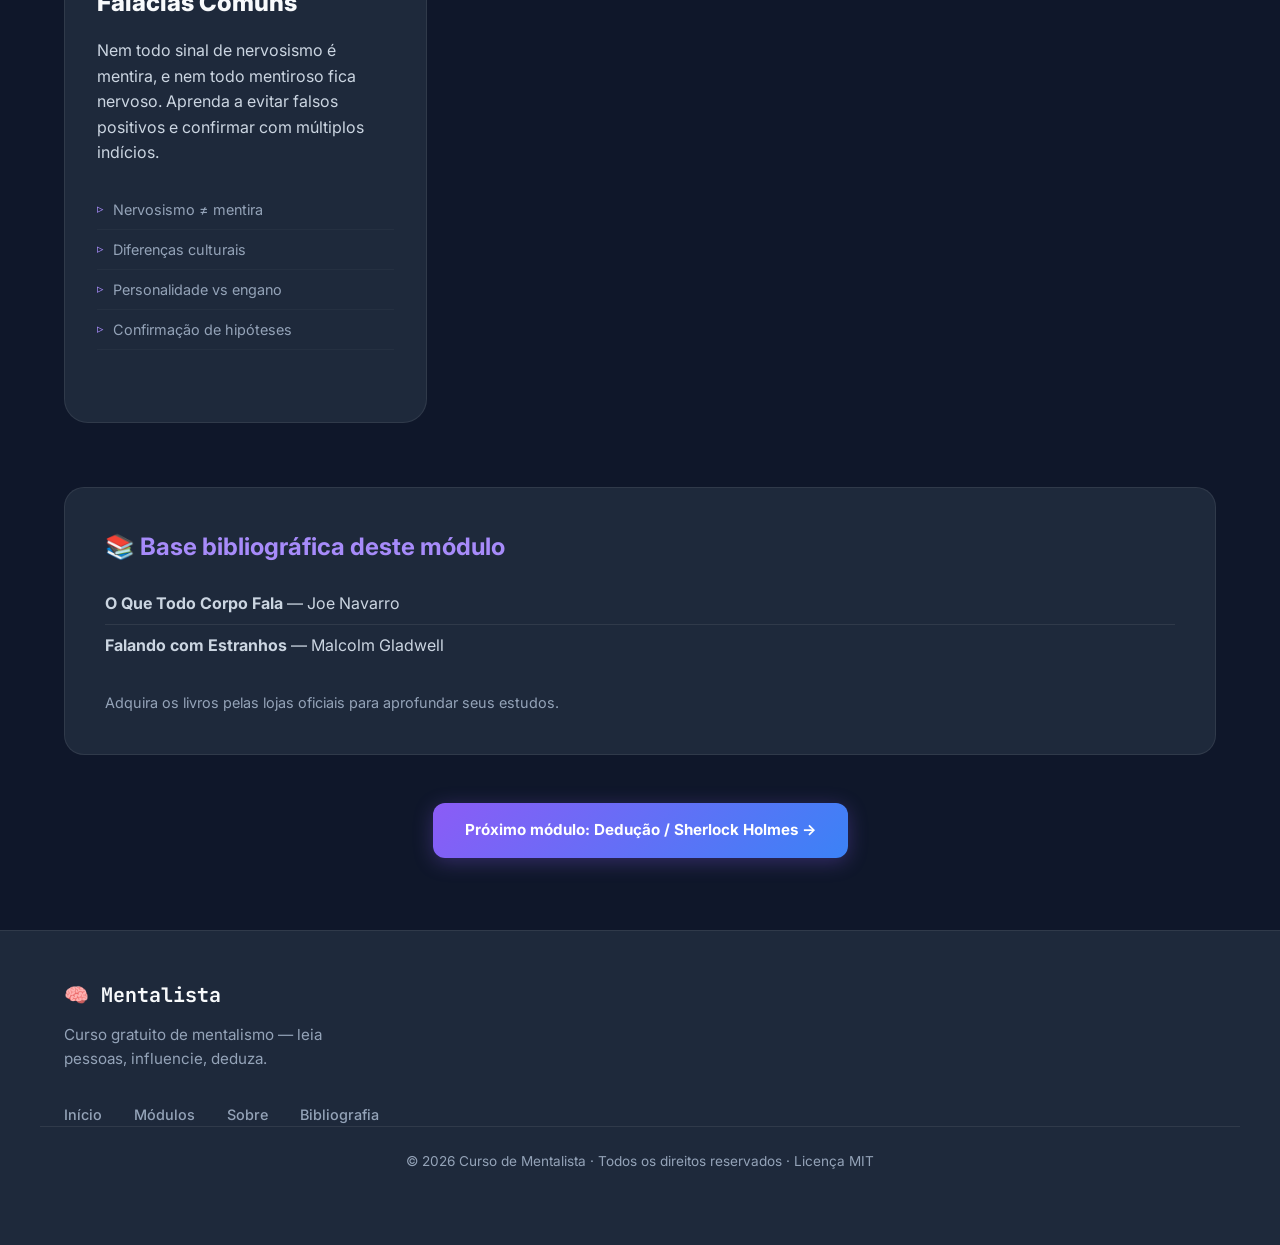
<file: modulos/deteccao-mentira.html>
<!DOCTYPE html>
<html lang="pt-BR">
<head>
  <meta charset="UTF-8" />
  <meta name="viewport" content="width=device-width, initial-scale=1.0" />
  <title>Módulo 4 — Detecção de Mentira | Curso de Mentalista</title>
  <meta name="description" content="Como detectar mentiras: sinais não-verbais, microexpressões e estratégias de entrevista." />
  <meta name="theme-color" content="#0f172a" />

  <link rel="preconnect" href="https://fonts.googleapis.com" />
  <link rel="preconnect" href="https://fonts.gstatic.com" crossorigin />
  <link href="https://fonts.googleapis.com/css2?family=Inter:wght@300;400;500;600;700;800&family=JetBrains+Mono:wght@400;500&display=swap" rel="stylesheet" />
  <link rel="stylesheet" href="../css/style.css" />
</head>
<body>
  <nav class="navbar" id="navbar">
    <div class="nav-container">
      <a href="../index.html" class="nav-logo">🧠 Mentalista</a>
      <div class="nav-links">
        <a href="../index.html" class="nav-link">Início</a>
        <a href="../index.html#modulos" class="nav-link">Módulos</a>
        <a href="../index.html#sobre" class="nav-link">Sobre</a>
        <a href="../index.html#livros" class="nav-link">Bibliografia</a>
      </div>
      <button class="nav-toggle" id="nav-toggle">
        <span></span><span></span><span></span>
      </button>
    </div>
  </nav>

  <header class="hero" style="padding: clamp(3rem, 8vh, 6rem) 1.5rem 4rem;">
    <div class="hero-content" style="max-width: 60rem;">
      <span class="hero-kicker">Módulo 4 de 7</span>
      <h1 class="hero-title">Detecção de Mentira</h1>
      <p class="hero-sub">
        Aprenda a identificar sinais de engano por meio de comportamento não-verbal,
        microexpressões e estratégias de entrevista e interrogatório.
      </p>
      <a href="../index.html#modulos" class="btn btn-outline">← Voltar aos módulos</a>
    </div>
  </header>

  <section class="secao-padding">
    <div class="container">
      <div class="modulo-intro">
        <h2>O que você vai aprender</h2>
        <p>
          Detectar mentiras não é sobre encontrar um único "sinal revelador", mas
          sobre identificar clusters de comportamentos que se desviam da linha de base
          da pessoa. Este módulo ensina a observar com método.
        </p>
      </div>

      <div class="modulos-grid" style="margin-top: 3rem;">
        <article class="modulo-card">
          <div class="modulo-icon">😰</div>
          <h3 class="modulo-title">Sinais de Estresse</h3>
          <p class="modulo-desc">
            Quando alguém mente, costuma sentir estresse fisiológico. Aprenda a
            identificar sinais como toque no rosto, piscar excessivo e mudanças na respiração.
          </p>
          <ul class="modulo-topicos">
            <li>Manipuladores (adaptadores)</li>
            <li>Mudanças na respiração</li>
            <li>Pupila e piscar</li>
            <li>Sudorese e tremor</li>
          </ul>
        </article>

        <article class="modulo-card">
          <div class="modulo-icon">🎭</div>
          <h3 class="modulo-title">Microexpressões</h3>
          <p class="modulo-desc">
            Expressões faciais involuntárias que duram frações de segundo e revelam
            emoções verdadeiras, mesmo quando a pessoa está tentando escondê-las.
          </p>
          <ul class="modulo-topicos">
            <li>As 7 emoções universais</li>
            <li>Detecção de microexpressões</li>
            <li>Diferença entre expressão macro e micro</li>
            <li>Treinamento de observação</li>
          </ul>
        </article>

        <article class="modulo-card">
          <div class="modulo-icon">🗣️</div>
          <h3 class="modulo-title">Estratégia de Entrevista</h3>
          <p class="modulo-desc">
            Como fazer perguntas que revelam inconsistências. Técnicas de
            interrogatório suave para extrair informações verdadeiras sem acusar.
          </p>
          <ul class="modulo-topicos">
            <li>Perguntas abertas vs fechadas</li>
            <li>Linha de base comportamental</li>
            <li>Inconsistências na história</li>
            <li>Técnica do espelhamento reverso</li>
          </ul>
        </article>

        <article class="modulo-card">
          <div class="modulo-icon">⚠️</div>
          <h3 class="modulo-title">Falácias Comuns</h3>
          <p class="modulo-desc">
            Nem todo sinal de nervosismo é mentira, e nem todo mentiroso fica nervoso.
            Aprenda a evitar falsos positivos e confirmar com múltiplos indícios.
          </p>
          <ul class="modulo-topicos">
            <li>Nervosismo ≠ mentira</li>
            <li>Diferenças culturais</li>
            <li>Personalidade vs engano</li>
            <li>Confirmação de hipóteses</li>
          </ul>
        </article>
      </div>

      <div style="margin-top: 4rem; background: var(--fundo-alt); border: 1px solid var(--borda); border-radius: 20px; padding: 2.5rem;">
        <h2 style="color: var(--primaria-claro); margin-bottom: 1rem;">📚 Base bibliográfica deste módulo</h2>
        <ul style="list-style: none; color: var(--texto-sec);">
          <li style="padding: 0.5rem 0; border-bottom: 1px solid var(--borda);"><strong>O Que Todo Corpo Fala</strong> — Joe Navarro</li>
          <li style="padding: 0.5rem 0;"><strong>Falando com Estranhos</strong> — Malcolm Gladwell</li>
        </ul>
        <p style="margin-top: 1.5rem; font-size: 0.9rem; color: var(--texto-muted);">
          Adquira os livros pelas lojas oficiais para aprofundar seus estudos.
        </p>
      </div>

      <div style="margin-top: 3rem; text-align: center;">
        <a href="../modulos/deducao.html" class="btn btn-primary">Próximo módulo: Dedução / Sherlock Holmes →</a>
      </div>
    </div>
  </section>

  <footer class="rodape">
    <div class="rodape-content">
      <div class="rodape-marca">
        <a href="../index.html" class="nav-logo">🧠 Mentalista</a>
        <p>Curso gratuito de mentalismo — leia pessoas, influencie, deduza.</p>
      </div>
      <div class="rodape-links">
        <a href="../index.html">Início</a>
        <a href="../index.html#modulos">Módulos</a>
        <a href="../index.html#sobre">Sobre</a>
        <a href="../index.html#livros">Bibliografia</a>
      </div>
    </div>
    <div class="rodape-bottom">
      <p>© <span id="ano"></span> Curso de Mentalista · Todos os direitos reservados · Licença MIT</p>
    </div>
  </footer>

  <script src="../js/app.js"></script>
</body>
</html>
</file>
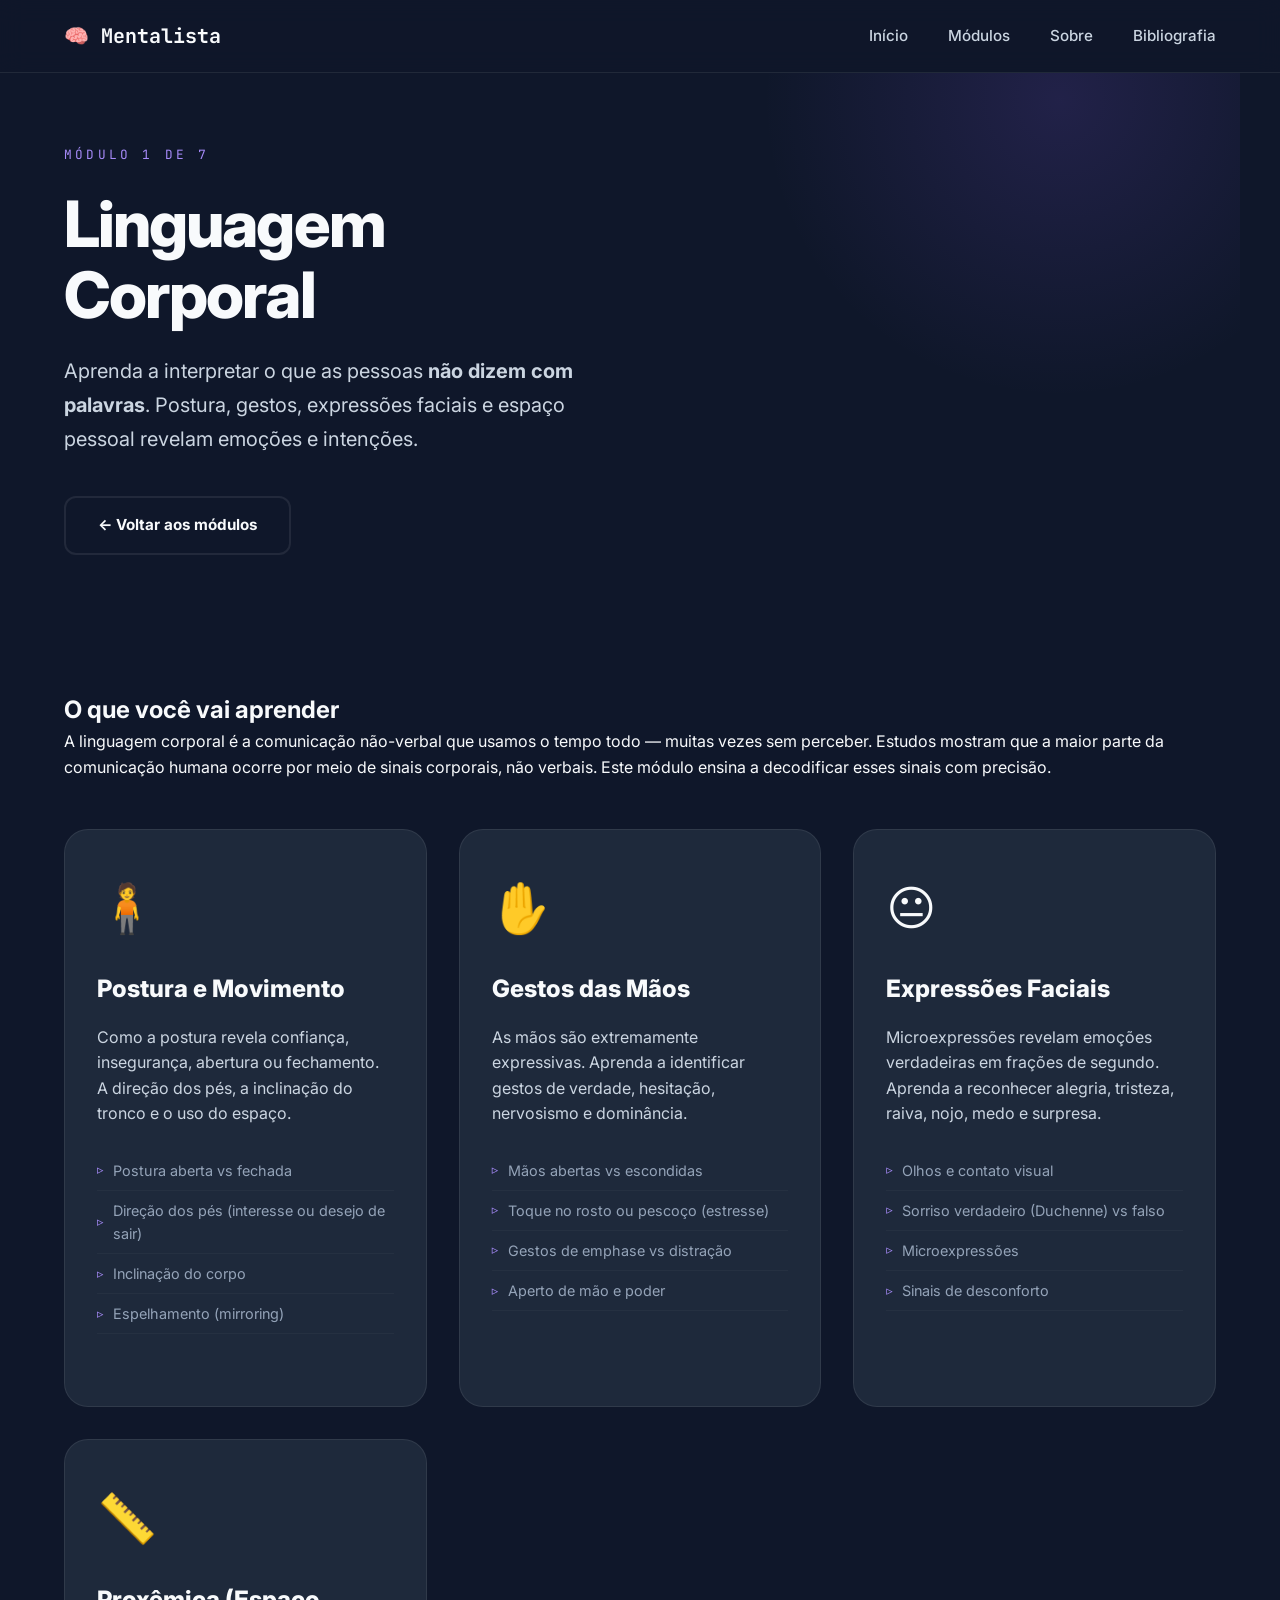
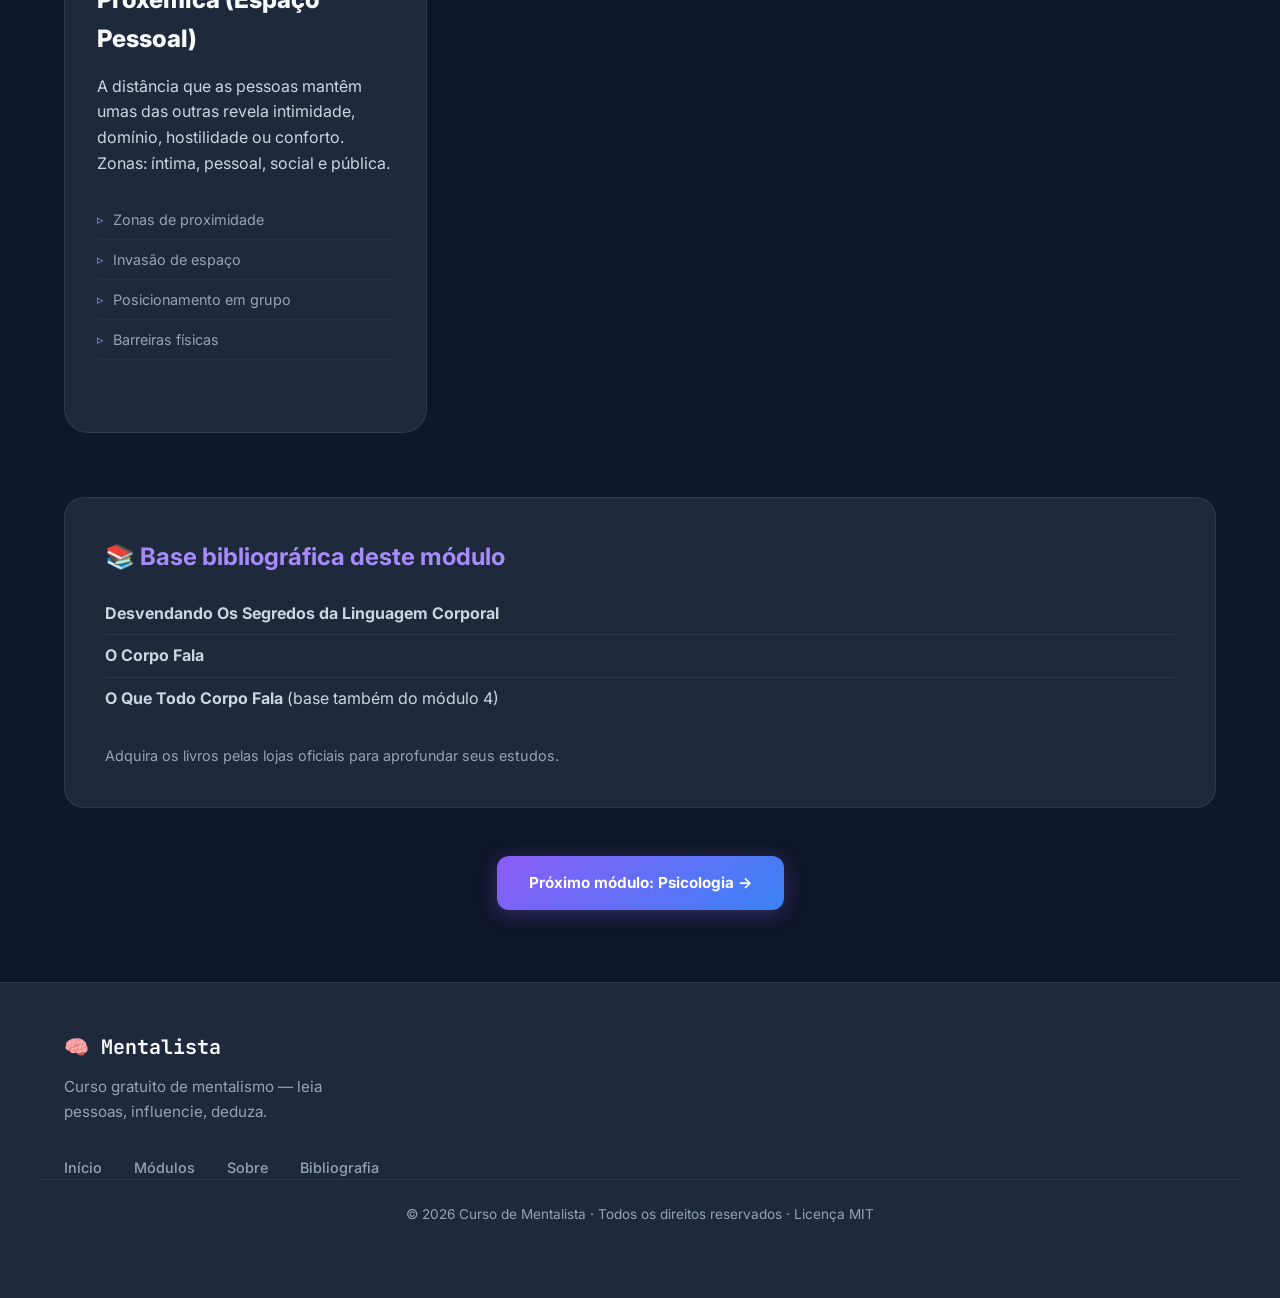
<file: modulos/linguagem-corporal.html>
<!DOCTYPE html>
<html lang="pt-BR">
<head>
  <meta charset="UTF-8" />
  <meta name="viewport" content="width=device-width, initial-scale=1.0" />
  <title>Módulo 1 — Linguagem Corporal | Curso de Mentalista</title>
  <meta name="description" content="Aprenda a ler linguagem corporal: postura, gestos, expressões faciais e espaço pessoal." />
  <meta name="theme-color" content="#0f172a" />

  <link rel="preconnect" href="https://fonts.googleapis.com" />
  <link rel="preconnect" href="https://fonts.gstatic.com" crossorigin />
  <link href="https://fonts.googleapis.com/css2?family=Inter:wght@300;400;500;600;700;800&family=JetBrains+Mono:wght@400;500&display=swap" rel="stylesheet" />
  <link rel="stylesheet" href="../css/style.css" />
</head>
<body>
  <nav class="navbar" id="navbar">
    <div class="nav-container">
      <a href="../index.html" class="nav-logo">🧠 Mentalista</a>
      <div class="nav-links">
        <a href="../index.html" class="nav-link">Início</a>
        <a href="../index.html#modulos" class="nav-link">Módulos</a>
        <a href="../index.html#sobre" class="nav-link">Sobre</a>
        <a href="../index.html#livros" class="nav-link">Bibliografia</a>
      </div>
      <button class="nav-toggle" id="nav-toggle">
        <span></span><span></span><span></span>
      </button>
    </div>
  </nav>

  <header class="hero" style="padding: clamp(3rem, 8vh, 6rem) 1.5rem 4rem;">
    <div class="hero-content" style="max-width: 60rem;">
      <span class="hero-kicker">Módulo 1 de 7</span>
      <h1 class="hero-title">Linguagem Corporal</h1>
      <p class="hero-sub">
        Aprenda a interpretar o que as pessoas <strong>não dizem com palavras</strong>.
        Postura, gestos, expressões faciais e espaço pessoal revelam emoções e intenções.
      </p>
      <a href="../index.html#modulos" class="btn btn-outline">← Voltar aos módulos</a>
    </div>
  </header>

  <section class="secao-padding">
    <div class="container">
      <div class="modulo-intro">
        <h2>O que você vai aprender</h2>
        <p>
          A linguagem corporal é a comunicação não-verbal que usamos o tempo todo —
          muitas vezes sem perceber. Estudos mostram que a maior parte da comunicação
          humana ocorre por meio de sinais corporais, não verbais. Este módulo ensina
          a decodificar esses sinais com precisão.
        </p>
      </div>

      <div class="modulos-grid" style="margin-top: 3rem;">
        <article class="modulo-card">
          <div class="modulo-icon">🧍</div>
          <h3 class="modulo-title">Postura e Movimento</h3>
          <p class="modulo-desc">
            Como a postura revela confiança, insegurança, abertura ou fechamento.
            A direção dos pés, a inclinação do tronco e o uso do espaço.
          </p>
          <ul class="modulo-topicos">
            <li>Postura aberta vs fechada</li>
            <li>Direção dos pés (interesse ou desejo de sair)</li>
            <li>Inclinação do corpo</li>
            <li>Espelhamento (mirroring)</li>
          </ul>
        </article>

        <article class="modulo-card">
          <div class="modulo-icon">✋</div>
          <h3 class="modulo-title">Gestos das Mãos</h3>
          <p class="modulo-desc">
            As mãos são extremamente expressivas. Aprenda a identificar gestos de
            verdade, hesitação, nervosismo e dominância.
          </p>
          <ul class="modulo-topicos">
            <li>Mãos abertas vs escondidas</li>
            <li>Toque no rosto ou pescoço (estresse)</li>
            <li>Gestos de emphase vs distração</li>
            <li>Aperto de mão e poder</li>
          </ul>
        </article>

        <article class="modulo-card">
          <div class="modulo-icon">😐</div>
          <h3 class="modulo-title">Expressões Faciais</h3>
          <p class="modulo-desc">
            Microexpressões revelam emoções verdadeiras em frações de segundo.
            Aprenda a reconhecer alegria, tristeza, raiva, nojo, medo e surpresa.
          </p>
          <ul class="modulo-topicos">
            <li>Olhos e contato visual</li>
            <li>Sorriso verdadeiro (Duchenne) vs falso</li>
            <li>Microexpressões</li>
            <li>Sinais de desconforto</li>
          </ul>
        </article>

        <article class="modulo-card">
          <div class="modulo-icon">📏</div>
          <h3 class="modulo-title">Proxêmica (Espaço Pessoal)</h3>
          <p class="modulo-desc">
            A distância que as pessoas mantêm umas das outras revela intimidade,
            domínio, hostilidade ou conforto. Zonas: íntima, pessoal, social e pública.
          </p>
          <ul class="modulo-topicos">
            <li>Zonas de proximidade</li>
            <li>Invasão de espaço</li>
            <li>Posicionamento em grupo</li>
            <li>Barreiras físicas</li>
          </ul>
        </article>
      </div>

      <div style="margin-top: 4rem; background: var(--fundo-alt); border: 1px solid var(--borda); border-radius: 20px; padding: 2.5rem;">
        <h2 style="color: var(--primaria-claro); margin-bottom: 1rem;">📚 Base bibliográfica deste módulo</h2>
        <ul style="list-style: none; color: var(--texto-sec);">
          <li style="padding: 0.5rem 0; border-bottom: 1px solid var(--borda);"><strong>Desvendando Os Segredos da Linguagem Corporal</strong></li>
          <li style="padding: 0.5rem 0; border-bottom: 1px solid var(--borda);"><strong>O Corpo Fala</strong></li>
          <li style="padding: 0.5rem 0;"><strong>O Que Todo Corpo Fala</strong> (base também do módulo 4)</li>
        </ul>
        <p style="margin-top: 1.5rem; font-size: 0.9rem; color: var(--texto-muted);">
          Adquira os livros pelas lojas oficiais para aprofundar seus estudos.
        </p>
      </div>

      <div style="margin-top: 3rem; text-align: center;">
        <a href="../modulos/psicologia.html" class="btn btn-primary">Próximo módulo: Psicologia →</a>
      </div>
    </div>
  </section>

  <footer class="rodape">
    <div class="rodape-content">
      <div class="rodape-marca">
        <a href="../index.html" class="nav-logo">🧠 Mentalista</a>
        <p>Curso gratuito de mentalismo — leia pessoas, influencie, deduza.</p>
      </div>
      <div class="rodape-links">
        <a href="../index.html">Início</a>
        <a href="../index.html#modulos">Módulos</a>
        <a href="../index.html#sobre">Sobre</a>
        <a href="../index.html#livros">Bibliografia</a>
      </div>
    </div>
    <div class="rodape-bottom">
      <p>© <span id="ano"></span> Curso de Mentalista · Todos os direitos reservados · Licença MIT</p>
    </div>
  </footer>

  <script src="../js/app.js"></script>
</body>
</html>
</file>
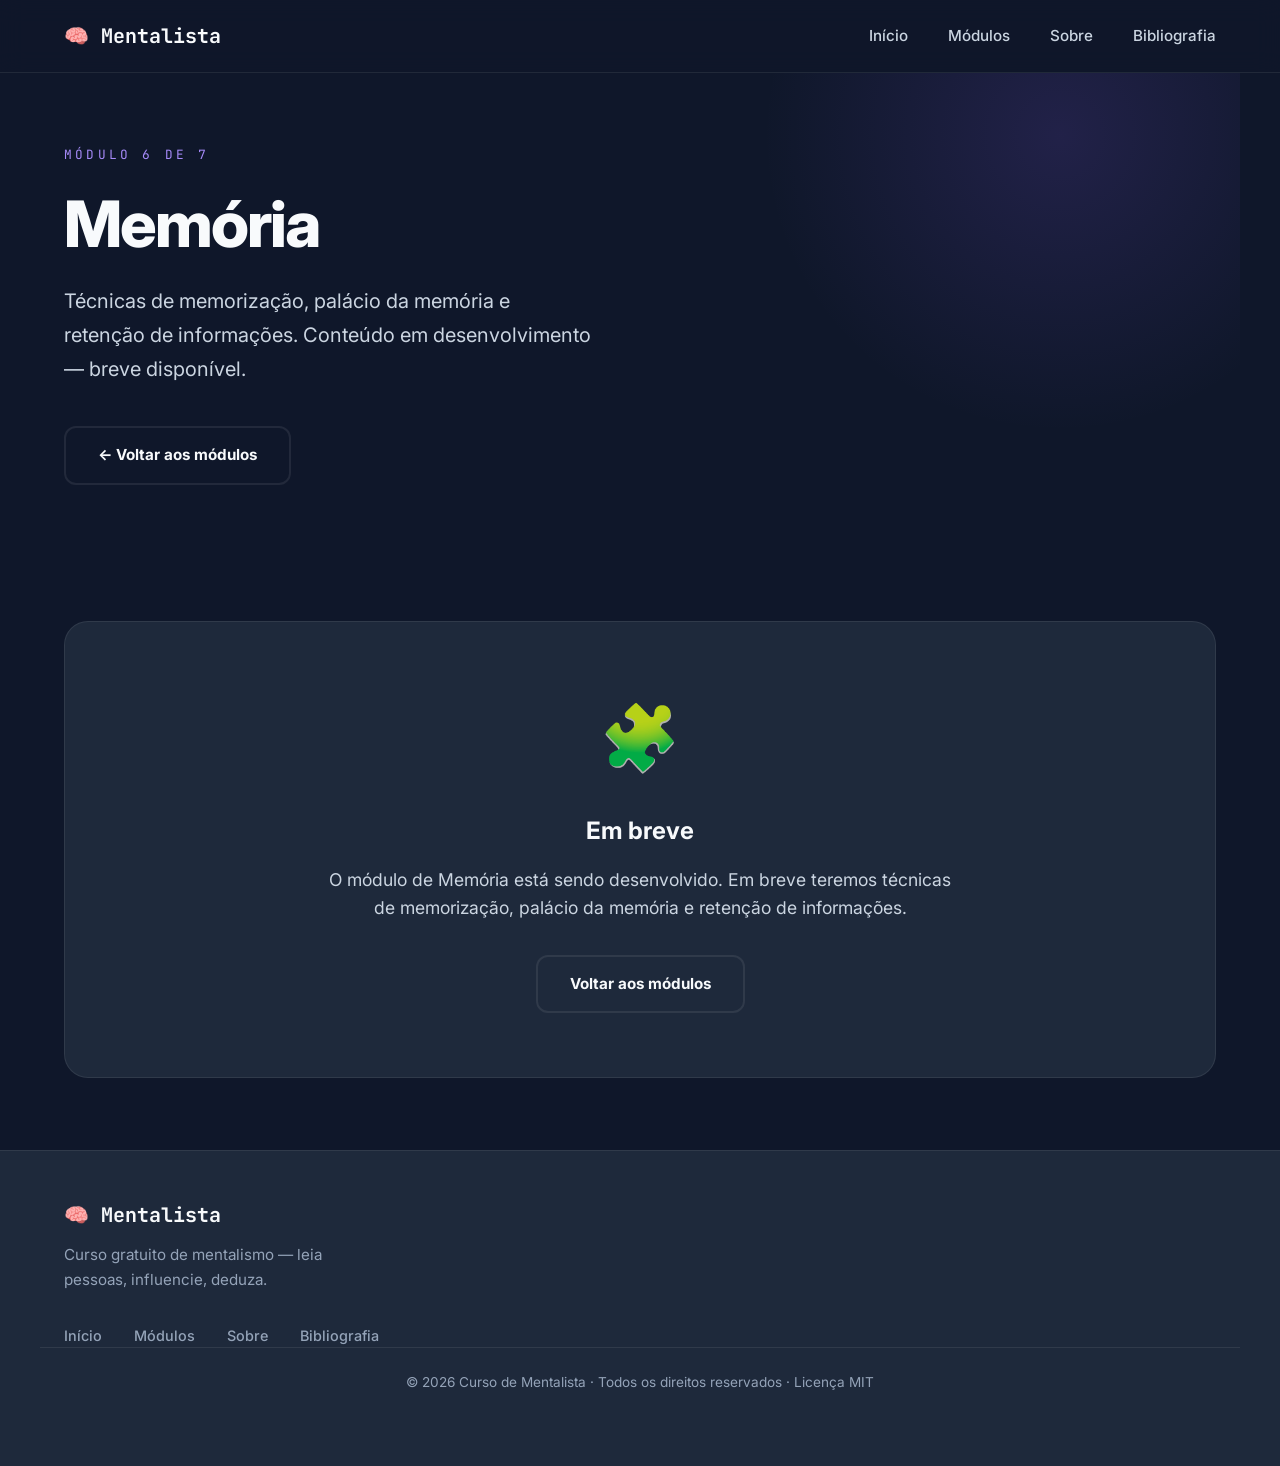
<file: modulos/memoria.html>
<!DOCTYPE html>
<html lang="pt-BR">
<head>
  <meta charset="UTF-8" />
  <meta name="viewport" content="width=device-width, initial-scale=1.0" />
  <title>Módulo 6 — Memória | Curso de Mentalista</title>
  <meta name="description" content="Técnicas de memorização, palácio da memória e retenção de informações para mentalistas." />
  <meta name="theme-color" content="#0f172a" />

  <link rel="preconnect" href="https://fonts.googleapis.com" />
  <link rel="preconnect" href="https://fonts.gstatic.com" crossorigin />
  <link href="https://fonts.googleapis.com/css2?family=Inter:wght@300;400;500;600;700;800&family=JetBrains+Mono:wght@400;500&display=swap" rel="stylesheet" />
  <link rel="stylesheet" href="../css/style.css" />
</head>
<body>
  <nav class="navbar" id="navbar">
    <div class="nav-container">
      <a href="../index.html" class="nav-logo">🧠 Mentalista</a>
      <div class="nav-links">
        <a href="../index.html" class="nav-link">Início</a>
        <a href="../index.html#modulos" class="nav-link">Módulos</a>
        <a href="../index.html#sobre" class="nav-link">Sobre</a>
        <a href="../index.html#livros" class="nav-link">Bibliografia</a>
      </div>
      <button class="nav-toggle" id="nav-toggle">
        <span></span><span></span><span></span>
      </button>
    </div>
  </nav>

  <header class="hero" style="padding: clamp(3rem, 8vh, 6rem) 1.5rem 4rem;">
    <div class="hero-content" style="max-width: 60rem;">
      <span class="hero-kicker">Módulo 6 de 7</span>
      <h1 class="hero-title">Memória</h1>
      <p class="hero-sub">
        Técnicas de memorização, palácio da memória e retenção de informações.
        Conteúdo em desenvolvimento — breve disponível.
      </p>
      <a href="../index.html#modulos" class="btn btn-outline">← Voltar aos módulos</a>
    </div>
  </header>

  <section class="secao-padding">
    <div class="container">
      <div style="background: var(--fundo-alt); border: 1px solid var(--borda); border-radius: 24px; padding: 4rem 2rem; text-align: center;">
        <div style="font-size: 4rem; margin-bottom: 1.5rem;">🧩</div>
        <h2 style="color: var(--texto); margin-bottom: 1rem;">Em breve</h2>
        <p style="color: var(--texto-sec); font-size: 1.1rem; max-width: 40rem; margin: 0 auto 2rem;">
          O módulo de Memória está sendo desenvolvido. Em breve teremos técnicas
          de memorização, palácio da memória e retenção de informações.
        </p>
        <a href="../index.html#modulos" class="btn btn-outline">Voltar aos módulos</a>
      </div>
    </div>
  </section>

  <footer class="rodape">
    <div class="rodape-content">
      <div class="rodape-marca">
        <a href="../index.html" class="nav-logo">🧠 Mentalista</a>
        <p>Curso gratuito de mentalismo — leia pessoas, influencie, deduza.</p>
      </div>
      <div class="rodape-links">
        <a href="../index.html">Início</a>
        <a href="../index.html#modulos">Módulos</a>
        <a href="../index.html#sobre">Sobre</a>
        <a href="../index.html#livros">Bibliografia</a>
      </div>
    </div>
    <div class="rodape-bottom">
      <p>© <span id="ano"></span> Curso de Mentalista · Todos os direitos reservados · Licença MIT</p>
    </div>
  </footer>

  <script src="../js/app.js"></script>
</body>
</html>
</file>
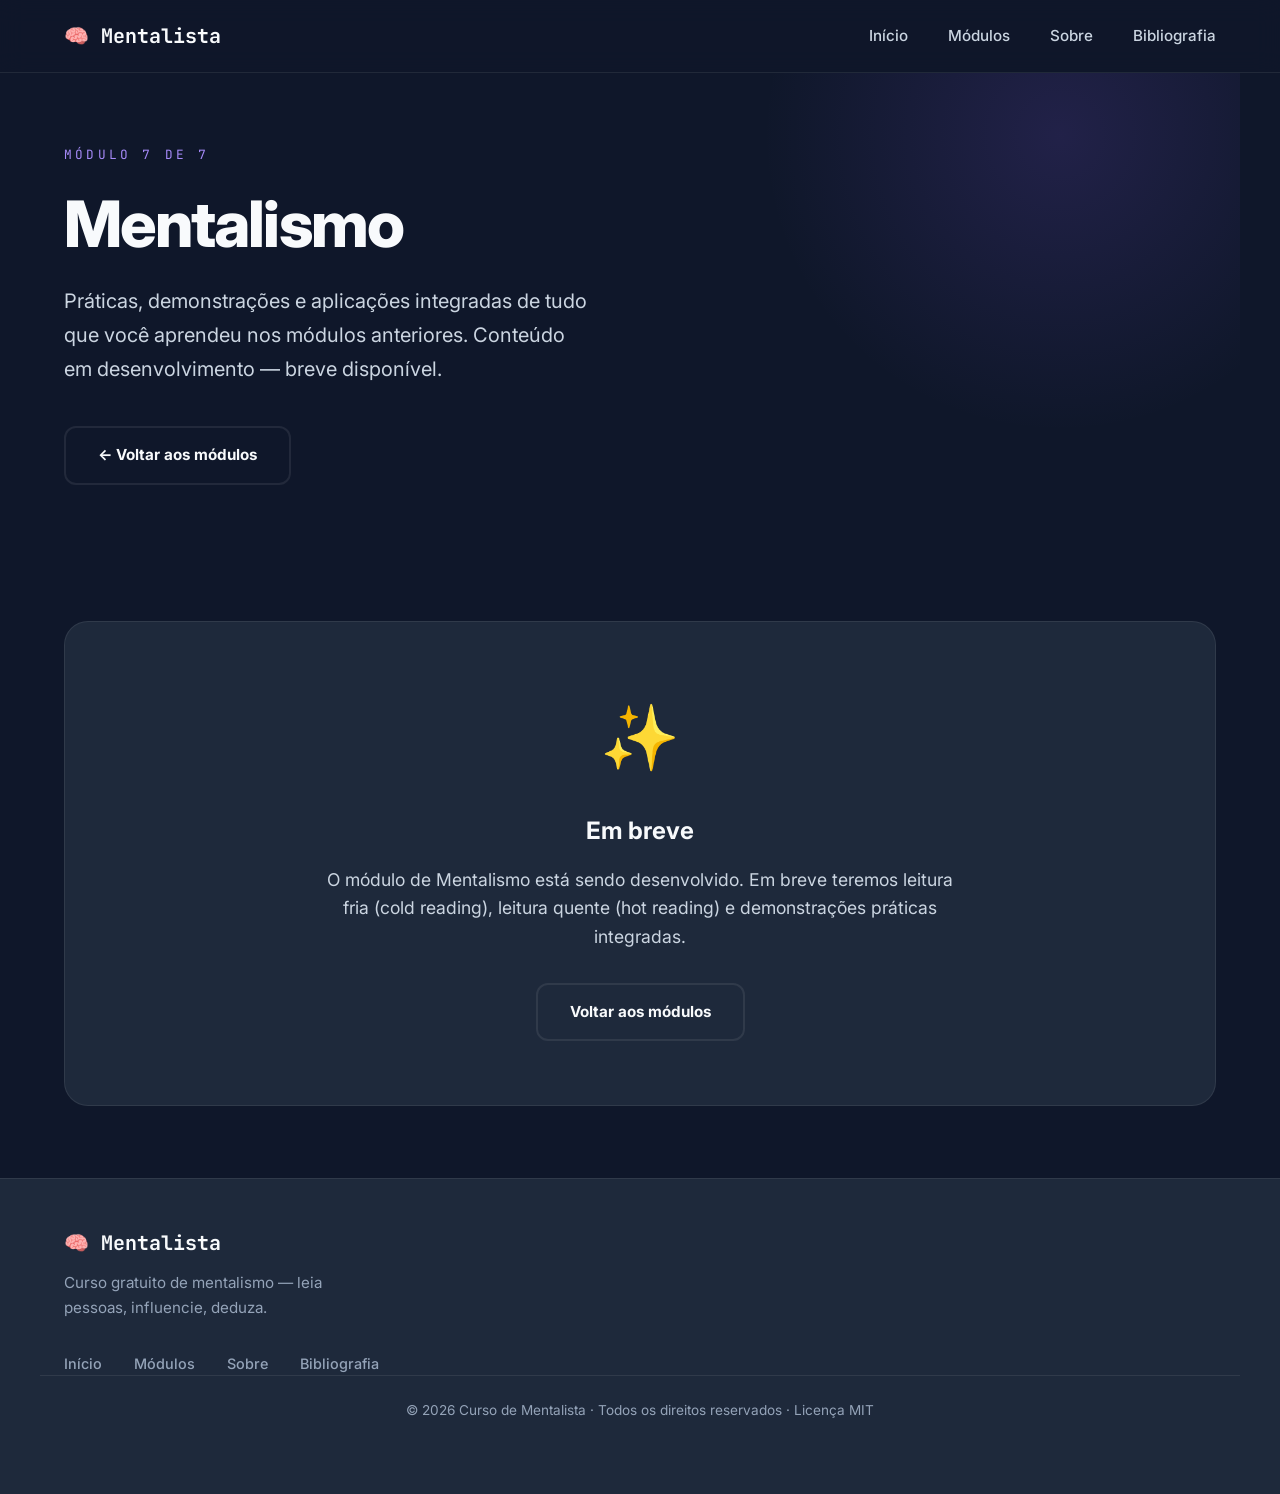
<file: modulos/mentalismo.html>
<!DOCTYPE html>
<html lang="pt-BR">
<head>
  <meta charset="UTF-8" />
  <meta name="viewport" content="width=device-width, initial-scale=1.0" />
  <title>Módulo 7 — Mentalismo | Curso de Mentalista</title>
  <meta name="description" content="Práticas, demonstrações e aplicações integradas de mentalismo." />
  <meta name="theme-color" content="#0f172a" />

  <link rel="preconnect" href="https://fonts.googleapis.com" />
  <link rel="preconnect" href="https://fonts.gstatic.com" crossorigin />
  <link href="https://fonts.googleapis.com/css2?family=Inter:wght@300;400;500;600;700;800&family=JetBrains+Mono:wght@400;500&display=swap" rel="stylesheet" />
  <link rel="stylesheet" href="../css/style.css" />
</head>
<body>
  <nav class="navbar" id="navbar">
    <div class="nav-container">
      <a href="../index.html" class="nav-logo">🧠 Mentalista</a>
      <div class="nav-links">
        <a href="../index.html" class="nav-link">Início</a>
        <a href="../index.html#modulos" class="nav-link">Módulos</a>
        <a href="../index.html#sobre" class="nav-link">Sobre</a>
        <a href="../index.html#livros" class="nav-link">Bibliografia</a>
      </div>
      <button class="nav-toggle" id="nav-toggle">
        <span></span><span></span><span></span>
      </button>
    </div>
  </nav>

  <header class="hero" style="padding: clamp(3rem, 8vh, 6rem) 1.5rem 4rem;">
    <div class="hero-content" style="max-width: 60rem;">
      <span class="hero-kicker">Módulo 7 de 7</span>
      <h1 class="hero-title">Mentalismo</h1>
      <p class="hero-sub">
        Práticas, demonstrações e aplicações integradas de tudo que você aprendeu
        nos módulos anteriores. Conteúdo em desenvolvimento — breve disponível.
      </p>
      <a href="../index.html#modulos" class="btn btn-outline">← Voltar aos módulos</a>
    </div>
  </header>

  <section class="secao-padding">
    <div class="container">
      <div style="background: var(--fundo-alt); border: 1px solid var(--borda); border-radius: 24px; padding: 4rem 2rem; text-align: center;">
        <div style="font-size: 4rem; margin-bottom: 1.5rem;">✨</div>
        <h2 style="color: var(--texto); margin-bottom: 1rem;">Em breve</h2>
        <p style="color: var(--texto-sec); font-size: 1.1rem; max-width: 40rem; margin: 0 auto 2rem;">
          O módulo de Mentalismo está sendo desenvolvido. Em breve teremos
          leitura fria (cold reading), leitura quente (hot reading) e
          demonstrações práticas integradas.
        </p>
        <a href="../index.html#modulos" class="btn btn-outline">Voltar aos módulos</a>
      </div>
    </div>
  </section>

  <footer class="rodape">
    <div class="rodape-content">
      <div class="rodape-marca">
        <a href="../index.html" class="nav-logo">🧠 Mentalista</a>
        <p>Curso gratuito de mentalismo — leia pessoas, influencie, deduza.</p>
      </div>
      <div class="rodape-links">
        <a href="../index.html">Início</a>
        <a href="../index.html#modulos">Módulos</a>
        <a href="../index.html#sobre">Sobre</a>
        <a href="../index.html#livros">Bibliografia</a>
      </div>
    </div>
    <div class="rodape-bottom">
      <p>© <span id="ano"></span> Curso de Mentalista · Todos os direitos reservados · Licença MIT</p>
    </div>
  </footer>

  <script src="../js/app.js"></script>
</body>
</html>
</file>
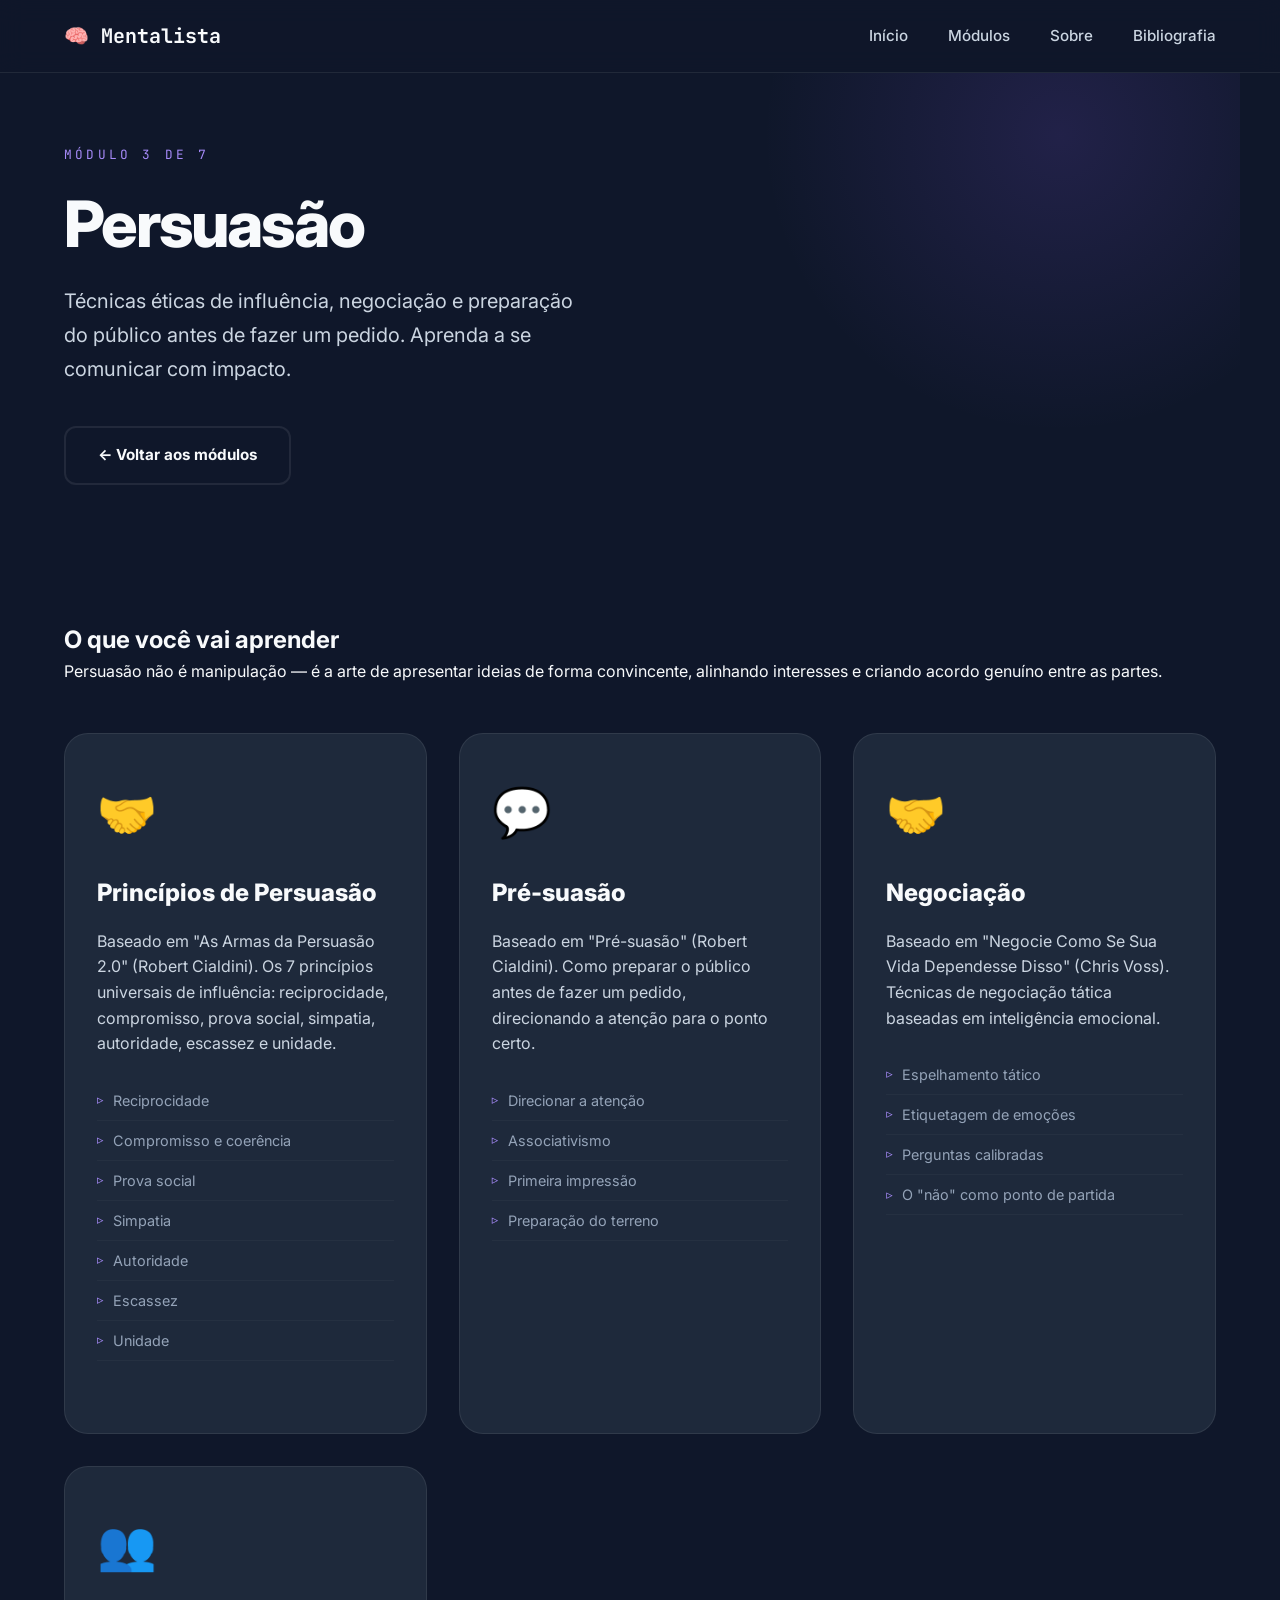
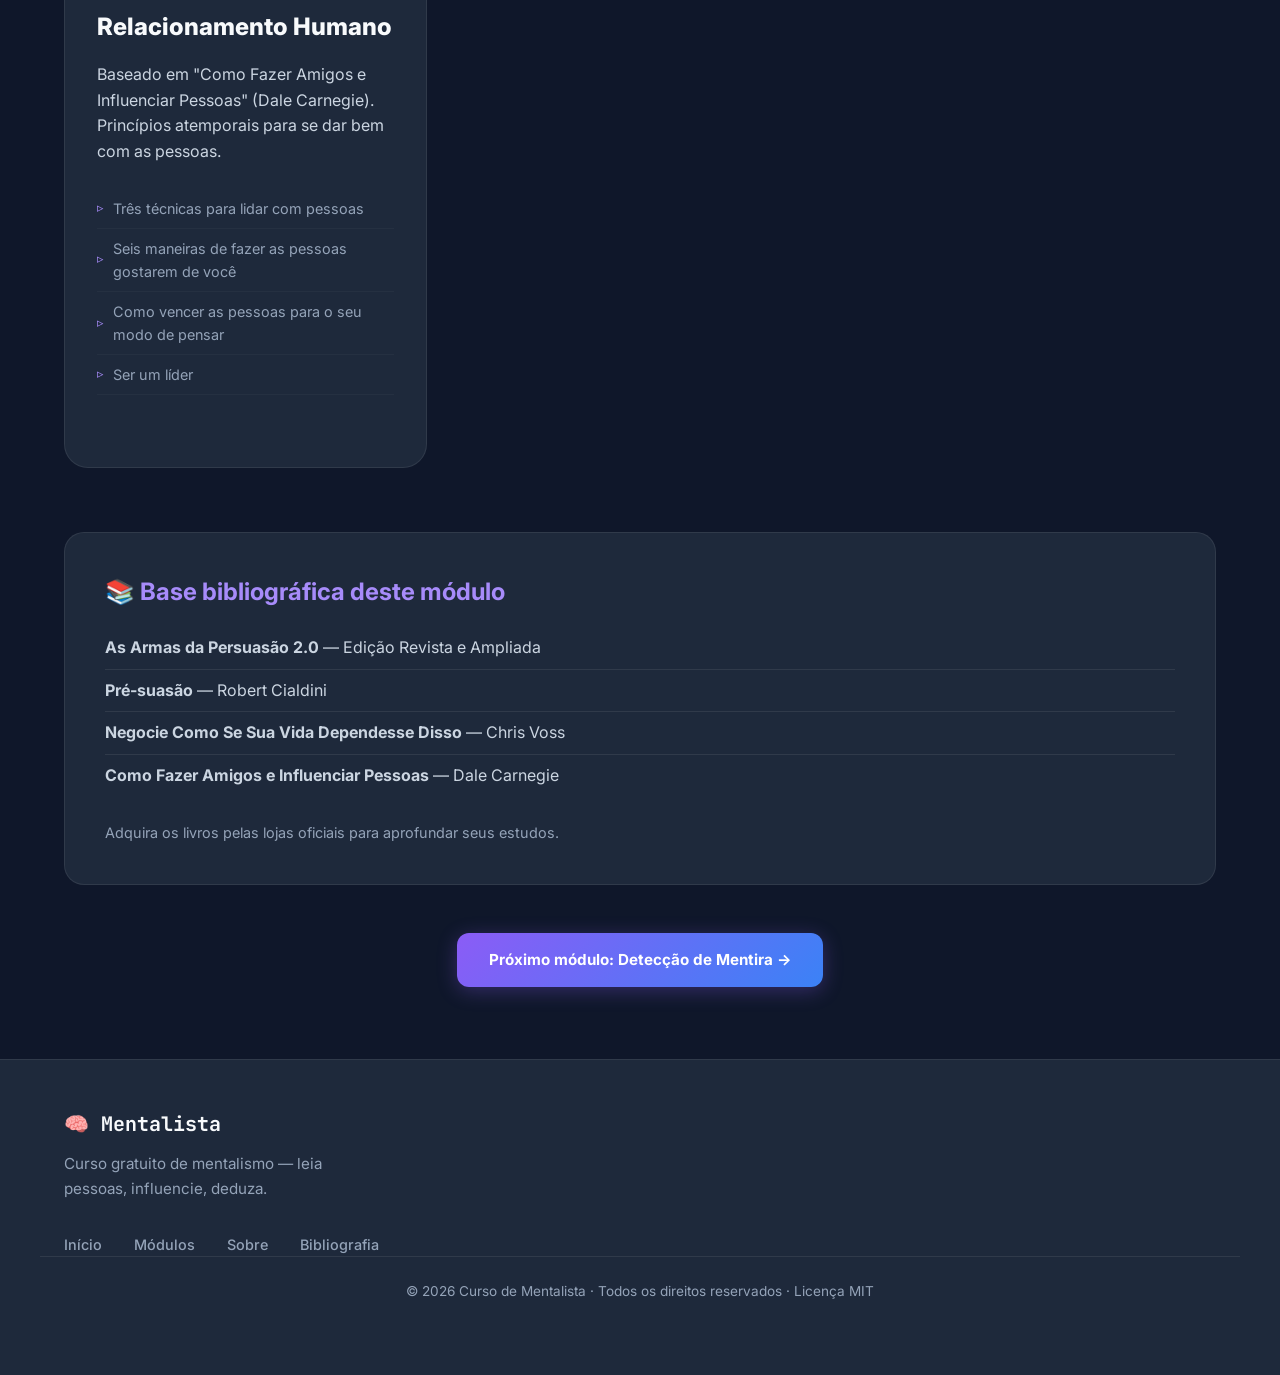
<file: modulos/persuasao.html>
<!DOCTYPE html>
<html lang="pt-BR">
<head>
  <meta charset="UTF-8" />
  <meta name="viewport" content="width=device-width, initial-scale=1.0" />
  <title>Módulo 3 — Persuasão | Curso de Mentalista</title>
  <meta name="description" content="Técnicas de persuasão, influência e negociação baseadas nos principais livros do tema." />
  <meta name="theme-color" content="#0f172a" />

  <link rel="preconnect" href="https://fonts.googleapis.com" />
  <link rel="preconnect" href="https://fonts.gstatic.com" crossorigin />
  <link href="https://fonts.googleapis.com/css2?family=Inter:wght@300;400;500;600;700;800&family=JetBrains+Mono:wght@400;500&display=swap" rel="stylesheet" />
  <link rel="stylesheet" href="../css/style.css" />
</head>
<body>
  <nav class="navbar" id="navbar">
    <div class="nav-container">
      <a href="../index.html" class="nav-logo">🧠 Mentalista</a>
      <div class="nav-links">
        <a href="../index.html" class="nav-link">Início</a>
        <a href="../index.html#modulos" class="nav-link">Módulos</a>
        <a href="../index.html#sobre" class="nav-link">Sobre</a>
        <a href="../index.html#livros" class="nav-link">Bibliografia</a>
      </div>
      <button class="nav-toggle" id="nav-toggle">
        <span></span><span></span><span></span>
      </button>
    </div>
  </nav>

  <header class="hero" style="padding: clamp(3rem, 8vh, 6rem) 1.5rem 4rem;">
    <div class="hero-content" style="max-width: 60rem;">
      <span class="hero-kicker">Módulo 3 de 7</span>
      <h1 class="hero-title">Persuasão</h1>
      <p class="hero-sub">
        Técnicas éticas de influência, negociação e preparação do público antes
        de fazer um pedido. Aprenda a se comunicar com impacto.
      </p>
      <a href="../index.html#modulos" class="btn btn-outline">← Voltar aos módulos</a>
    </div>
  </header>

  <section class="secao-padding">
    <div class="container">
      <div class="modulo-intro">
        <h2>O que você vai aprender</h2>
        <p>
          Persuasão não é manipulação — é a arte de apresentar ideias de forma
          convincente, alinhando interesses e criando acordo genuíno entre as partes.
        </p>
      </div>

      <div class="modulos-grid" style="margin-top: 3rem;">
        <article class="modulo-card">
          <div class="modulo-icon">🤝</div>
          <h3 class="modulo-title">Princípios de Persuasão</h3>
          <p class="modulo-desc">
            Baseado em "As Armas da Persuasão 2.0" (Robert Cialdini). Os 7 princípios
            universais de influência: reciprocidade, compromisso, prova social, simpatia,
            autoridade, escassez e unidade.
          </p>
          <ul class="modulo-topicos">
            <li>Reciprocidade</li>
            <li>Compromisso e coerência</li>
            <li>Prova social</li>
            <li>Simpatia</li>
            <li>Autoridade</li>
            <li>Escassez</li>
            <li>Unidade</li>
          </ul>
        </article>

        <article class="modulo-card">
          <div class="modulo-icon">💬</div>
          <h3 class="modulo-title">Pré-suasão</h3>
          <p class="modulo-desc">
            Baseado em "Pré-suasão" (Robert Cialdini). Como preparar o público
            antes de fazer um pedido, direcionando a atenção para o ponto certo.
          </p>
          <ul class="modulo-topicos">
            <li>Direcionar a atenção</li>
            <li>Associativismo</li>
            <li>Primeira impressão</li>
            <li>Preparação do terreno</li>
          </ul>
        </article>

        <article class="modulo-card">
          <div class="modulo-icon">🤝</div>
          <h3 class="modulo-title">Negociação</h3>
          <p class="modulo-desc">
            Baseado em "Negocie Como Se Sua Vida Dependesse Disso" (Chris Voss).
            Técnicas de negociação tática baseadas em inteligência emocional.
          </p>
          <ul class="modulo-topicos">
            <li>Espelhamento tático</li>
            <li>Etiquetagem de emoções</li>
            <li>Perguntas calibradas</li>
            <li>O "não" como ponto de partida</li>
          </ul>
        </article>

        <article class="modulo-card">
          <div class="modulo-icon">👥</div>
          <h3 class="modulo-title">Relacionamento Humano</h3>
          <p class="modulo-desc">
            Baseado em "Como Fazer Amigos e Influenciar Pessoas" (Dale Carnegie).
            Princípios atemporais para se dar bem com as pessoas.
          </p>
          <ul class="modulo-topicos">
            <li>Três técnicas para lidar com pessoas</li>
            <li>Seis maneiras de fazer as pessoas gostarem de você</li>
            <li>Como vencer as pessoas para o seu modo de pensar</li>
            <li>Ser um líder</li>
          </ul>
        </article>
      </div>

      <div style="margin-top: 4rem; background: var(--fundo-alt); border: 1px solid var(--borda); border-radius: 20px; padding: 2.5rem;">
        <h2 style="color: var(--primaria-claro); margin-bottom: 1rem;">📚 Base bibliográfica deste módulo</h2>
        <ul style="list-style: none; color: var(--texto-sec);">
          <li style="padding: 0.5rem 0; border-bottom: 1px solid var(--borda);"><strong>As Armas da Persuasão 2.0</strong> — Edição Revista e Ampliada</li>
          <li style="padding: 0.5rem 0; border-bottom: 1px solid var(--borda);"><strong>Pré-suasão</strong> — Robert Cialdini</li>
          <li style="padding: 0.5rem 0; border-bottom: 1px solid var(--borda);"><strong>Negocie Como Se Sua Vida Dependesse Disso</strong> — Chris Voss</li>
          <li style="padding: 0.5rem 0;"><strong>Como Fazer Amigos e Influenciar Pessoas</strong> — Dale Carnegie</li>
        </ul>
        <p style="margin-top: 1.5rem; font-size: 0.9rem; color: var(--texto-muted);">
          Adquira os livros pelas lojas oficiais para aprofundar seus estudos.
        </p>
      </div>

      <div style="margin-top: 3rem; text-align: center;">
        <a href="../modulos/deteccao-mentira.html" class="btn btn-primary">Próximo módulo: Detecção de Mentira →</a>
      </div>
    </div>
  </section>

  <footer class="rodape">
    <div class="rodape-content">
      <div class="rodape-marca">
        <a href="../index.html" class="nav-logo">🧠 Mentalista</a>
        <p>Curso gratuito de mentalismo — leia pessoas, influencie, deduza.</p>
      </div>
      <div class="rodape-links">
        <a href="../index.html">Início</a>
        <a href="../index.html#modulos">Módulos</a>
        <a href="../index.html#sobre">Sobre</a>
        <a href="../index.html#livros">Bibliografia</a>
      </div>
    </div>
    <div class="rodape-bottom">
      <p>© <span id="ano"></span> Curso de Mentalista · Todos os direitos reservados · Licença MIT</p>
    </div>
  </footer>

  <script src="../js/app.js"></script>
</body>
</html>
</file>
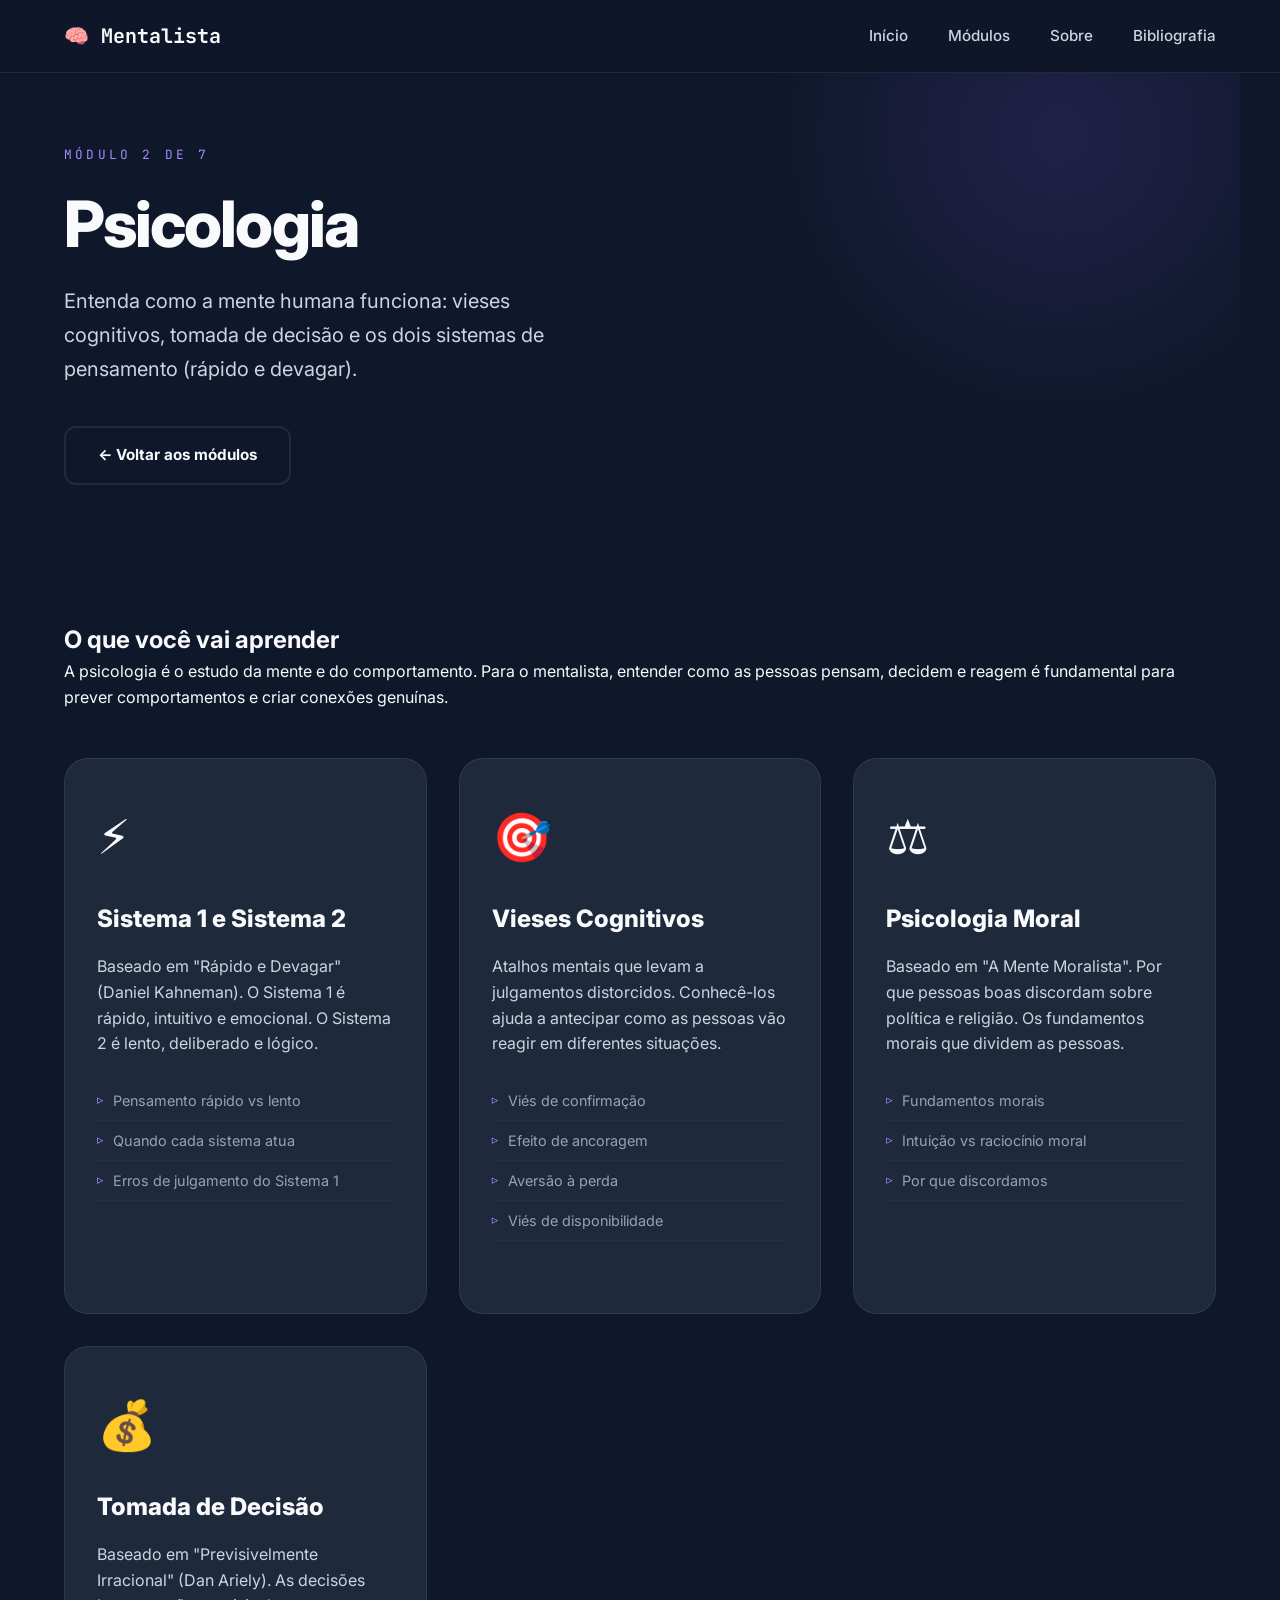
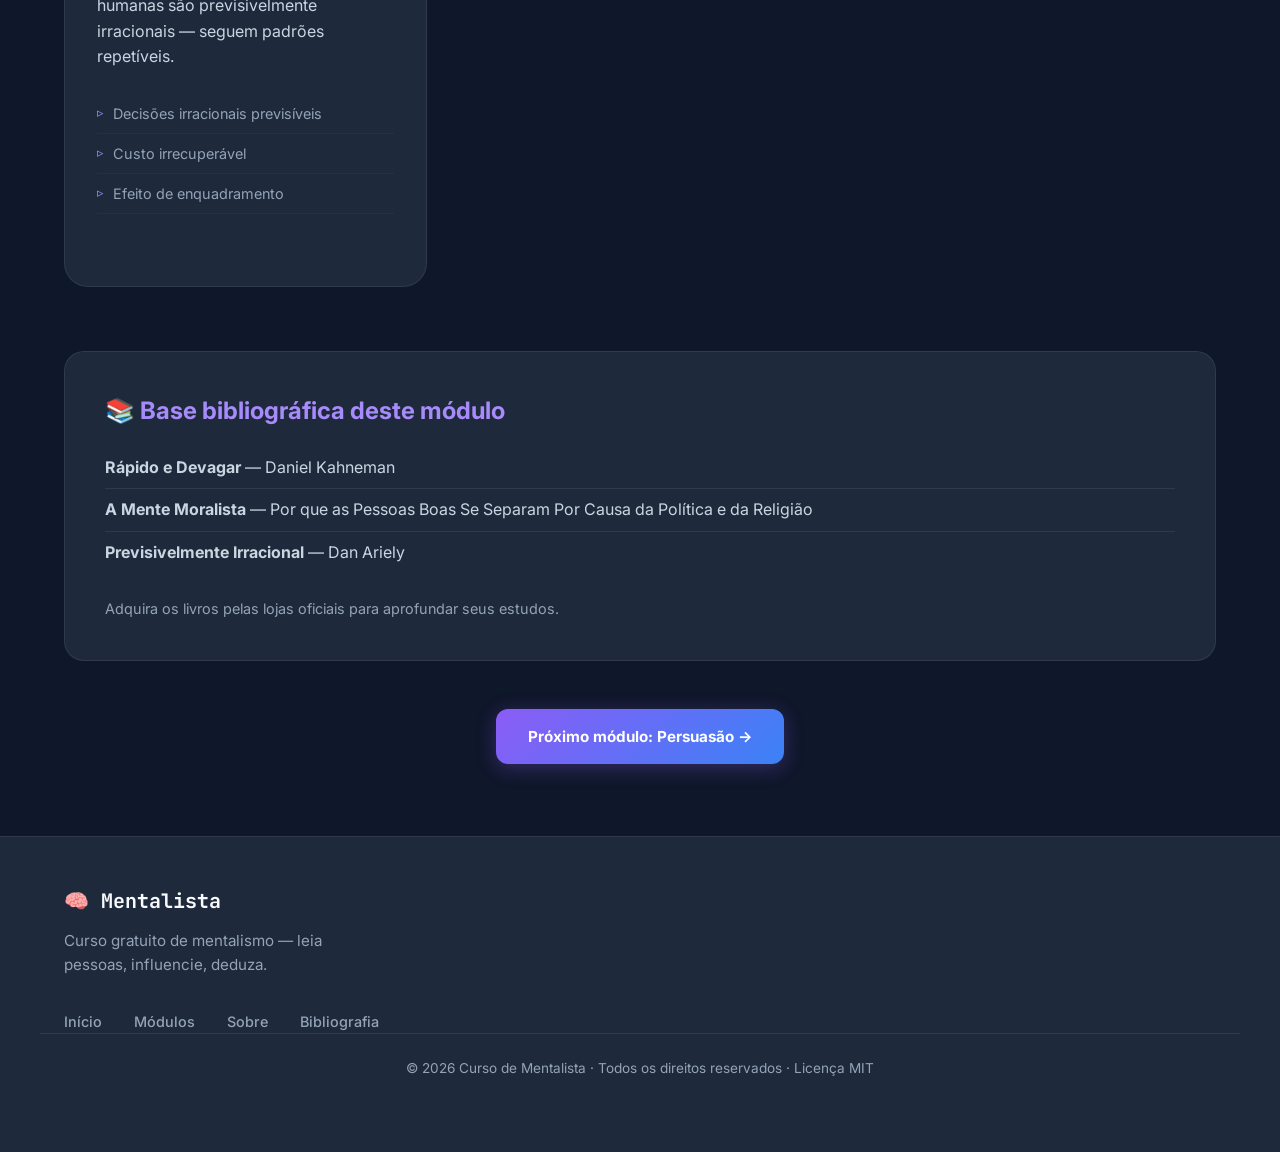
<file: modulos/psicologia.html>
<!DOCTYPE html>
<html lang="pt-BR">
<head>
  <meta charset="UTF-8" />
  <meta name="viewport" content="width=device-width, initial-scale=1.0" />
  <title>Módulo 2 — Psicologia | Curso de Mentalista</title>
  <meta name="description" content="Psicologia para mentalistas: comportamento humano, vieses cognitivos e tomada de decisão." />
  <meta name="theme-color" content="#0f172a" />

  <link rel="preconnect" href="https://fonts.googleapis.com" />
  <link rel="preconnect" href="https://fonts.gstatic.com" crossorigin />
  <link href="https://fonts.googleapis.com/css2?family=Inter:wght@300;400;500;600;700;800&family=JetBrains+Mono:wght@400;500&display=swap" rel="stylesheet" />
  <link rel="stylesheet" href="../css/style.css" />
</head>
<body>
  <nav class="navbar" id="navbar">
    <div class="nav-container">
      <a href="../index.html" class="nav-logo">🧠 Mentalista</a>
      <div class="nav-links">
        <a href="../index.html" class="nav-link">Início</a>
        <a href="../index.html#modulos" class="nav-link">Módulos</a>
        <a href="../index.html#sobre" class="nav-link">Sobre</a>
        <a href="../index.html#livros" class="nav-link">Bibliografia</a>
      </div>
      <button class="nav-toggle" id="nav-toggle">
        <span></span><span></span><span></span>
      </button>
    </div>
  </nav>

  <header class="hero" style="padding: clamp(3rem, 8vh, 6rem) 1.5rem 4rem;">
    <div class="hero-content" style="max-width: 60rem;">
      <span class="hero-kicker">Módulo 2 de 7</span>
      <h1 class="hero-title">Psicologia</h1>
      <p class="hero-sub">
        Entenda como a mente humana funciona: vieses cognitivos, tomada de decisão
        e os dois sistemas de pensamento (rápido e devagar).
      </p>
      <a href="../index.html#modulos" class="btn btn-outline">← Voltar aos módulos</a>
    </div>
  </header>

  <section class="secao-padding">
    <div class="container">
      <div class="modulo-intro">
        <h2>O que você vai aprender</h2>
        <p>
          A psicologia é o estudo da mente e do comportamento. Para o mentalista,
          entender como as pessoas pensam, decidem e reagem é fundamental para
          prever comportamentos e criar conexões genuínas.
        </p>
      </div>

      <div class="modulos-grid" style="margin-top: 3rem;">
        <article class="modulo-card">
          <div class="modulo-icon">⚡</div>
          <h3 class="modulo-title">Sistema 1 e Sistema 2</h3>
          <p class="modulo-desc">
            Baseado em "Rápido e Devagar" (Daniel Kahneman). O Sistema 1 é rápido,
            intuitivo e emocional. O Sistema 2 é lento, deliberado e lógico.
          </p>
          <ul class="modulo-topicos">
            <li>Pensamento rápido vs lento</li>
            <li>Quando cada sistema atua</li>
            <li>Erros de julgamento do Sistema 1</li>
          </ul>
        </article>

        <article class="modulo-card">
          <div class="modulo-icon">🎯</div>
          <h3 class="modulo-title">Vieses Cognitivos</h3>
          <p class="modulo-desc">
            Atalhos mentais que levam a julgamentos distorcidos. Conhecê-los ajuda
            a antecipar como as pessoas vão reagir em diferentes situações.
          </p>
          <ul class="modulo-topicos">
            <li>Viés de confirmação</li>
            <li>Efeito de ancoragem</li>
            <li>Aversão à perda</li>
            <li>Viés de disponibilidade</li>
          </ul>
        </article>

        <article class="modulo-card">
          <div class="modulo-icon">⚖️</div>
          <h3 class="modulo-title">Psicologia Moral</h3>
          <p class="modulo-desc">
            Baseado em "A Mente Moralista". Por que pessoas boas discordam sobre
            política e religião. Os fundamentos morais que dividem as pessoas.
          </p>
          <ul class="modulo-topicos">
            <li>Fundamentos morais</li>
            <li>Intuição vs raciocínio moral</li>
            <li>Por que discordamos</li>
          </ul>
        </article>

        <article class="modulo-card">
          <div class="modulo-icon">💰</div>
          <h3 class="modulo-title">Tomada de Decisão</h3>
          <p class="modulo-desc">
            Baseado em "Previsivelmente Irracional" (Dan Ariely). As decisões
            humanas são previsivelmente irracionais — seguem padrões repetíveis.
          </p>
          <ul class="modulo-topicos">
            <li>Decisões irracionais previsíveis</li>
            <li>Custo irrecuperável</li>
            <li>Efeito de enquadramento</li>
          </ul>
        </article>
      </div>

      <div style="margin-top: 4rem; background: var(--fundo-alt); border: 1px solid var(--borda); border-radius: 20px; padding: 2.5rem;">
        <h2 style="color: var(--primaria-claro); margin-bottom: 1rem;">📚 Base bibliográfica deste módulo</h2>
        <ul style="list-style: none; color: var(--texto-sec);">
          <li style="padding: 0.5rem 0; border-bottom: 1px solid var(--borda);"><strong>Rápido e Devagar</strong> — Daniel Kahneman</li>
          <li style="padding: 0.5rem 0; border-bottom: 1px solid var(--borda);"><strong>A Mente Moralista</strong> — Por que as Pessoas Boas Se Separam Por Causa da Política e da Religião</li>
          <li style="padding: 0.5rem 0;"><strong>Previsivelmente Irracional</strong> — Dan Ariely</li>
        </ul>
        <p style="margin-top: 1.5rem; font-size: 0.9rem; color: var(--texto-muted);">
          Adquira os livros pelas lojas oficiais para aprofundar seus estudos.
        </p>
      </div>

      <div style="margin-top: 3rem; text-align: center;">
        <a href="../modulos/persuasao.html" class="btn btn-primary">Próximo módulo: Persuasão →</a>
      </div>
    </div>
  </section>

  <footer class="rodape">
    <div class="rodape-content">
      <div class="rodape-marca">
        <a href="../index.html" class="nav-logo">🧠 Mentalista</a>
        <p>Curso gratuito de mentalismo — leia pessoas, influencie, deduza.</p>
      </div>
      <div class="rodape-links">
        <a href="../index.html">Início</a>
        <a href="../index.html#modulos">Módulos</a>
        <a href="../index.html#sobre">Sobre</a>
        <a href="../index.html#livros">Bibliografia</a>
      </div>
    </div>
    <div class="rodape-bottom">
      <p>© <span id="ano"></span> Curso de Mentalista · Todos os direitos reservados · Licença MIT</p>
    </div>
  </footer>

  <script src="../js/app.js"></script>
</body>
</html>
</file>
<file: app-web/css/app.css>
/* ============================================================
   Stronger Cast — app (por cima de css/style.css, que fica intacto)
   Identidade: fundo #141414, ouro #c8912a → #e8c274, tipografia do site.
   ============================================================ */

:root {
  --app-ouro-inicio: #c8912a;
  --app-ouro-fim: #e8c274;
  --app-raio: 10px;
}

[hidden] { display: none !important; }

html,
body.app-corpo {
  min-height: 100%;
  background: #141414;
}

body.app-corpo {
  overscroll-behavior-y: none;
  -webkit-tap-highlight-color: transparent;
}

.app {
  min-height: 100vh; /* fallback */
  min-height: 100dvh;
}

.vista {
  min-height: 100vh;
  min-height: 100dvh;
}

/* ---------- splash (vinheta Pulso-B) ---------- */

.splash {
  position: fixed;
  inset: 0;
  z-index: 1000;
  display: flex;
  align-items: center;
  justify-content: center;
  background: #141414;
  overflow: hidden;
  opacity: 1;
  transition: opacity 0.35s ease;
  /* Rede de segurança: se o JS não carregar, a splash some sozinha em 8 s. */
  animation: splash-fallback 0.45s ease 8s forwards;
}

.splash--saindo {
  opacity: 0;
  pointer-events: none;
}

.splash__video {
  width: 100%;
  height: 100%;
  object-fit: contain; /* preserva a vinheta 1080x1920 inteira */
  background: #141414;
}

@keyframes splash-fallback {
  to {
    opacity: 0;
    visibility: hidden;
    pointer-events: none;
  }
}

/* ---------- tela de conta ---------- */

.vista--conta {
  display: flex;
  align-items: center;
  justify-content: center;
  padding: calc(1.5rem + env(safe-area-inset-top, 0px)) 1.15rem
    calc(1.5rem + env(safe-area-inset-bottom, 0px));
}

.conta {
  width: 100%;
  max-width: 420px;
  padding: 1.8rem 1.35rem 1.4rem;
  border: 1px solid rgba(200, 145, 42, 0.28);
  border-radius: 18px;
  background: linear-gradient(180deg, #1c1c1c 0%, #161616 100%);
  box-shadow: 0 24px 60px rgba(0, 0, 0, 0.45);
}

.conta__logo {
  width: 180px;
  max-width: 70%;
  height: auto;
  margin: 0 auto 1.3rem;
}

.conta__titulo {
  margin-bottom: 0.35rem;
  color: var(--branco, #f5f3ee);
  font-size: clamp(1.5rem, 6vw, 1.85rem);
  font-weight: 800;
  line-height: 1.15;
  letter-spacing: -0.01em;
  text-align: center;
}

.conta__dica {
  margin-bottom: 1.35rem;
  color: var(--cinza, #9a9a9a);
  font-size: 0.92rem;
  text-align: center;
}

.conta__abas {
  display: grid;
  grid-template-columns: 1fr 1fr;
  gap: 0.3rem;
  margin-bottom: 1.35rem;
  padding: 0.3rem;
  border: 1px solid rgba(200, 145, 42, 0.2);
  border-radius: 999px;
  background: #101010;
}

.aba {
  min-height: 42px;
  border: 0;
  border-radius: 999px;
  background: transparent;
  color: var(--cinza, #9a9a9a);
  font: inherit;
  font-size: 0.9rem;
  font-weight: 600;
  cursor: pointer;
  transition: background 0.2s ease, color 0.2s ease;
}

.aba:hover { color: var(--branco, #f5f3ee); }

.aba--ativa {
  background: linear-gradient(135deg, var(--app-ouro-inicio), var(--app-ouro-fim));
  color: #141414;
}

.aba:focus-visible,
.botao:focus-visible,
.campo__entrada:focus-visible {
  outline: 2px solid var(--ouro-claro, #e8c274);
  outline-offset: 2px;
}

.form-conta {
  display: flex;
  flex-direction: column;
  gap: 1rem;
}

.campo {
  display: flex;
  flex-direction: column;
  gap: 0.4rem;
}

.campo__rotulo {
  color: var(--cinza, #9a9a9a);
  font-size: 0.78rem;
  font-weight: 600;
  letter-spacing: 0.09em;
  text-transform: uppercase;
}

.campo__entrada {
  width: 100%;
  min-height: 48px;
  padding: 0.8rem 0.9rem;
  border: 1px solid rgba(200, 145, 42, 0.25);
  border-radius: var(--app-raio);
  background: #0f0f0f;
  color: var(--branco, #f5f3ee);
  font: inherit;
  font-size: 1rem; /* evita zoom automático no mobile */
  transition: border-color 0.18s ease, box-shadow 0.18s ease;
}

.campo__entrada::placeholder { color: #6a6a6a; }

.campo__entrada:focus {
  border-color: var(--app-ouro-fim);
  outline: none;
  box-shadow: 0 0 0 3px rgba(200, 145, 42, 0.18);
}

.campo__entrada--senha { padding-right: 3.2rem; }

.campo-senha {
  position: relative;
  display: block;
}

.campo-senha__olho {
  position: absolute;
  top: 50%;
  right: 0.25rem;
  display: grid;
  width: 44px;
  height: 44px;
  transform: translateY(-50%);
  place-items: center;
  border: 0;
  border-radius: 50%;
  background: transparent;
  color: var(--app-ouro-fim);
  cursor: pointer;
}

.campo-senha__olho:hover,
.campo-senha__olho:focus-visible {
  background: rgba(200, 145, 42, 0.14);
}

.campo-senha__olho:focus-visible {
  outline: 2px solid var(--ouro-claro, #e8c274);
  outline-offset: -2px;
}

.olho__contorno,
.olho__pupila,
.olho__risco {
  fill: none;
  stroke: currentColor;
  stroke-width: 1.7;
  stroke-linecap: round;
  stroke-linejoin: round;
}

.olho__risco { opacity: 1; transition: opacity 0.15s ease; }

/* Olho aberto = senha visível (risco some) */
.campo-senha__olho--aberto .olho__risco { opacity: 0; }

.conta__erro {
  margin: 0;
  padding: 0.6rem 0.75rem;
  border-left: 3px solid #d9534f;
  border-radius: 6px;
  background: rgba(217, 83, 79, 0.1);
  color: #ff9a9a;
  font-size: 0.9rem;
}

/* Sessão ativa na vista conta: e-mail + "Sair da conta" (rodada 3.1).
   Só aparece quando o app mostra o bloco (hidden controlado pelo app.js). */
.conta__logado {
  display: grid;
  gap: 0.8rem;
  margin-top: 1.25rem;
  padding-top: 1.25rem;
  border-top: 1px solid rgba(232, 194, 116, 0.18);
  text-align: center;
}

.conta__logado[hidden] { display: none; }

.conta__logado-email {
  margin: 0;
  color: var(--cinza, #9a9a9a);
  font-size: 0.88rem;
  overflow-wrap: anywhere;
}

.botao {
  min-height: 48px;
  border: 0;
  border-radius: 999px;
  font: inherit;
  font-size: 1rem;
  font-weight: 700;
  cursor: pointer;
}

.botao--ouro {
  background: linear-gradient(135deg, var(--app-ouro-inicio), var(--app-ouro-fim));
  color: #141414;
  box-shadow: 0 8px 24px rgba(200, 145, 42, 0.25);
}

.botao--ouro:hover { filter: brightness(1.06); }

.botao:disabled {
  cursor: progress;
  opacity: 0.6;
}

.conta__rodape {
  margin-top: 1.5rem;
  color: var(--cinza-esc, #6a6a6a);
  font-size: 0.78rem;
  text-align: center;
}

/* ---------- lista (esqueleto; Task 6 preenche) ---------- */

.vista--lista {
  max-width: 720px;
  margin: 0 auto;
  padding: calc(1.4rem + env(safe-area-inset-top, 0px)) 1.15rem
    calc(1.6rem + env(safe-area-inset-bottom, 0px));
}

.lista__topo {
  display: flex;
  align-items: center;
  gap: 0.9rem;
  margin-bottom: 1.6rem;
}

.lista__logo {
  width: 120px;
  max-width: 45%;
  height: auto;
}

.lista__titulo {
  color: var(--branco, #f5f3ee);
  font-size: 1.35rem;
  font-weight: 800;
  letter-spacing: -0.01em;
}

/* Menu ☰ (rodada 2): alvo de 44px, traços dourados discretos. */
.lista__menu {
  display: inline-flex;
  flex: 0 0 auto;
  flex-direction: column;
  align-items: center;
  justify-content: center;
  gap: 4px;
  width: 44px;
  min-width: 44px;
  height: 44px;
  margin-left: auto;
  padding: 0;
  border: 1px solid rgba(232, 194, 116, 0.45);
  border-radius: 12px;
  background: rgba(200, 145, 42, 0.08);
  cursor: pointer;
}

.lista__menu:hover { background: rgba(200, 145, 42, 0.16); }

.lista__menu:focus-visible {
  outline: 2px solid var(--ouro-claro, #e8c274);
  outline-offset: 2px;
}

.lista__menu-risco {
  display: block;
  width: 18px;
  height: 2px;
  border-radius: 2px;
  background: var(--app-ouro-fim, #e8c274);
}

.lista__status {
  color: var(--cinza, #9a9a9a);
  font-size: 0.95rem;
}

.lista__conteudo {
  margin-top: 0.4rem;
}

/* ---------- cards de episódio ---------- */

.lista__cards {
  display: grid;
  gap: 0.85rem;
}

.ep-card {
  display: grid;
  grid-template-columns: 108px 1fr;
  gap: 0.9rem;
  width: 100%;
  padding: 0.6rem;
  border: 1px solid rgba(200, 145, 42, 0.22);
  border-radius: 14px;
  background: linear-gradient(180deg, #1d1d1d 0%, #171717 100%);
  color: inherit;
  font: inherit;
  text-align: left;
  cursor: pointer;
  transition: border-color 0.18s ease, transform 0.18s ease, box-shadow 0.18s ease;
}

.ep-card:hover {
  border-color: rgba(232, 194, 116, 0.55);
  box-shadow: 0 10px 26px rgba(0, 0, 0, 0.35);
}

.ep-card:active {
  transform: scale(0.99);
}

.ep-card:focus-visible {
  outline: 2px solid var(--ouro-claro, #e8c274);
  outline-offset: 2px;
}

.ep-card__midia {
  position: relative;
  display: block;
  overflow: hidden;
  border-radius: 9px;
  background: #0d0d0d;
}

.ep-card__capa {
  display: block;
  width: 100%;
  height: 100%;
  min-height: 74px;
  aspect-ratio: 16 / 9;
  object-fit: cover;
}

.ep-card__texto {
  display: flex;
  flex-direction: column;
  gap: 0.25rem;
  min-width: 0;
  padding: 0.1rem 0.15rem 0.1rem 0;
}

.ep-card__titulo {
  display: -webkit-box;
  overflow: hidden;
  color: var(--branco, #f5f3ee);
  font-size: 0.98rem;
  font-weight: 700;
  line-height: 1.28;
  -webkit-box-orient: vertical;
  -webkit-line-clamp: 2;
}

.ep-card__meta {
  color: var(--cinza, #9a9a9a);
  font-size: 0.8rem;
  line-height: 1.3;
}

.ep-card__ouvir {
  margin-top: auto;
  padding-top: 0.2rem;
  color: var(--app-ouro-fim);
  font-size: 0.78rem;
  font-weight: 700;
  letter-spacing: 0.05em;
  text-transform: uppercase;
}

/* ---------- estado vazio: radar ---------- */

.radar {
  display: flex;
  flex-direction: column;
  align-items: center;
  gap: 0.8rem;
  padding: 1.1rem 1rem 1.3rem;
  border: 1px solid rgba(200, 145, 42, 0.18);
  border-radius: 16px;
  background: radial-gradient(circle at 50% 0%, rgba(200, 145, 42, 0.1), transparent 65%),
    #161616;
  text-align: center;
}

.radar__video {
  width: 100%;
  max-width: 380px;
  border-radius: 12px;
  background: #0d0d0d;
}

.radar__texto {
  color: var(--branco, #f5f3ee);
  font-size: 1.05rem;
  font-weight: 700;
}

.radar__dica {
  color: var(--cinza, #9a9a9a);
  font-size: 0.85rem;
  line-height: 1.45;
}

/* ---------- estado de erro: nunca confundir com "em breve" ---------- */

.lista-erro {
  display: flex;
  flex-direction: column;
  align-items: flex-start;
  gap: 0.9rem;
  padding: 1.1rem 1rem;
  border: 1px solid rgba(217, 83, 79, 0.4);
  border-left: 3px solid #d9534f;
  border-radius: 12px;
  background: rgba(217, 83, 79, 0.08);
}

.lista-erro__texto {
  color: #ffb3b3;
  font-size: 0.95rem;
  line-height: 1.45;
}

.lista-erro__retry {
  min-height: 44px;
  padding: 0.6rem 1.2rem;
}

/* ---------- aviso discreto de cache ---------- */

.lista-aviso {
  display: flex;
  flex-wrap: wrap;
  align-items: center;
  justify-content: space-between;
  gap: 0.6rem;
  margin-top: 0.9rem;
  padding: 0.55rem 0.8rem;
  border: 1px solid rgba(200, 145, 42, 0.25);
  border-radius: 10px;
  background: rgba(200, 145, 42, 0.07);
}

.lista-aviso__texto {
  color: var(--cinza, #9a9a9a);
  font-size: 0.82rem;
}

.lista-aviso__retry {
  min-height: 40px;
  padding: 0.35rem 0.9rem;
  border: 1px solid rgba(232, 194, 116, 0.45);
  border-radius: 999px;
  background: transparent;
  color: var(--app-ouro-fim);
  font-size: 0.82rem;
  font-weight: 700;
  cursor: pointer;
}

.lista-aviso__retry:hover {
  background: rgba(200, 145, 42, 0.14);
}

.lista-aviso__retry:focus-visible {
  outline: 2px solid var(--ouro-claro, #e8c274);
  outline-offset: 2px;
}

@media (min-width: 560px) {
  .ep-card {
    grid-template-columns: 150px 1fr;
  }
}

/* ---------- player de vídeo (overlay) ---------- */

body.player-aberto {
  overflow: hidden;
}

.player-video {
  position: fixed;
  inset: 0;
  z-index: 900;
  display: flex;
  align-items: center;
  justify-content: center;
  padding: calc(0.9rem + env(safe-area-inset-top, 0px)) 0.9rem
    calc(0.9rem + env(safe-area-inset-bottom, 0px));
  background: rgba(0, 0, 0, 0.92);
}

.player-video__quadro {
  display: flex;
  flex-direction: column;
  gap: 0.7rem;
  width: 100%;
  max-width: 900px;
}

.player-video__topo {
  display: flex;
  align-items: center;
  justify-content: space-between;
  gap: 0.8rem;
}

.player-video__rotulo {
  color: var(--app-ouro-fim, #e8c274);
  font-size: 0.78rem;
  font-weight: 700;
  letter-spacing: 0.14em;
  text-transform: uppercase;
}

.player-video__fechar,
.player-audio__fechar {
  display: inline-flex;
  align-items: center;
  justify-content: center;
  min-height: 44px;
  padding: 0.5rem 1.15rem;
  border: 1px solid rgba(232, 194, 116, 0.45);
  border-radius: 999px;
  background: rgba(20, 20, 20, 0.72);
  color: var(--app-ouro-fim, #e8c274);
  font: inherit;
  font-size: 0.9rem;
  font-weight: 700;
  cursor: pointer;
}

.player-video__fechar:hover,
.player-audio__fechar:hover {
  background: rgba(200, 145, 42, 0.18);
}

.player-video__fechar:focus-visible,
.player-audio__fechar:focus-visible {
  outline: 2px solid var(--ouro-claro, #e8c274);
  outline-offset: 3px;
}

.player-video__palco {
  position: relative;
  width: 100%;
  aspect-ratio: 16 / 9;
  overflow: hidden;
  border: 1px solid rgba(200, 145, 42, 0.35);
  border-radius: 14px;
  background: #000;
  box-shadow: 0 24px 60px rgba(0, 0, 0, 0.6);
}

/* Troca manual entre vídeo e áudio (23/10): botão secundário, mesmo padrão
   visual dos "Fechar" (pílula, ouro, alvo de 44px). */
.player-video__rodape {
  display: flex;
  justify-content: flex-end;
  gap: 0.6rem;
}

.player-video__troca,
.player-audio__troca {
  display: inline-flex;
  align-items: center;
  justify-content: center;
  min-height: 44px;
  padding: 0.5rem 1.15rem;
  border: 1px solid rgba(232, 194, 116, 0.45);
  border-radius: 999px;
  background: rgba(200, 145, 42, 0.08);
  color: var(--app-ouro-fim, #e8c274);
  font: inherit;
  font-size: 0.9rem;
  font-weight: 700;
  cursor: pointer;
}

.player-video__troca:hover,
.player-audio__troca:hover {
  background: rgba(200, 145, 42, 0.18);
}

.player-video__troca:focus-visible,
.player-audio__troca:focus-visible {
  outline: 2px solid var(--ouro-claro, #e8c274);
  outline-offset: 3px;
}

.player-audio__troca {
  margin-top: 0.15rem;
}

.player-video__iframe {
  position: absolute;
  inset: 0;
  width: 100%;
  height: 100%;
  border: 0;
}

/* ---------- player de áudio (overlay) ---------- */

.player-audio {
  position: fixed;
  inset: 0;
  z-index: 950; /* acima do vídeo: o áudio é o player principal */
  display: flex;
  align-items: center;
  justify-content: center;
  padding: calc(1rem + env(safe-area-inset-top, 0px)) 1rem
    calc(1rem + env(safe-area-inset-bottom, 0px));
  background: rgba(0, 0, 0, 0.94);
}

.player-audio__quadro {
  display: flex;
  flex-direction: column;
  align-items: center;
  gap: 0.55rem;
  width: 100%;
  max-width: 420px;
  padding: 1.1rem 1.15rem 1.5rem;
  border: 1px solid rgba(200, 145, 42, 0.35);
  border-radius: 18px;
  background: linear-gradient(180deg, #1c1c1c 0%, #141414 58%);
  box-shadow: 0 24px 60px rgba(0, 0, 0, 0.65);
}

.player-audio__topo {
  display: flex;
  align-items: center;
  justify-content: space-between;
  gap: 0.8rem;
  width: 100%;
}

.player-audio__rotulo {
  color: var(--app-ouro-fim, #e8c274);
  font-size: 0.75rem;
  font-weight: 700;
  letter-spacing: 0.14em;
  text-transform: uppercase;
}

.player-audio__capa {
  width: min(58vw, 240px);
  height: auto;
  aspect-ratio: 1 / 1;
  margin-top: 0.35rem;
  border: 1px solid rgba(232, 194, 116, 0.35);
  border-radius: 14px;
  background: #0d0d0d;
  box-shadow: 0 12px 30px rgba(0, 0, 0, 0.55);
  object-fit: cover;
}

.player-audio__titulo {
  margin: 0.5rem 0 0;
  color: #f3ede2;
  font-size: 1.1rem;
  line-height: 1.28;
  text-align: center;
}

.player-audio__artista {
  margin: 0;
  color: rgba(243, 237, 226, 0.62);
  font-size: 0.86rem;
  text-align: center;
}

.player-audio__barra-area {
  width: 100%;
  margin-top: 0.6rem;
}

.player-audio__barra {
  -webkit-appearance: none;
  appearance: none;
  display: block;
  width: 100%;
  height: 30px; /* alvo de toque confortável */
  margin: 0;
  background: transparent;
  accent-color: var(--app-ouro-inicio, #c8912a);
  cursor: pointer;
}

.player-audio__barra::-webkit-slider-runnable-track {
  height: 6px;
  border-radius: 999px;
  background: linear-gradient(
    90deg,
    var(--app-ouro-inicio, #c8912a) 0%,
    var(--app-ouro-fim, #e8c274) 100%
  );
}

.player-audio__barra::-webkit-slider-thumb {
  -webkit-appearance: none;
  appearance: none;
  width: 18px;
  height: 18px;
  margin-top: -6px;
  border: 2px solid #141414;
  border-radius: 50%;
  background: var(--app-ouro-fim, #e8c274);
  box-shadow: 0 0 0 3px rgba(200, 145, 42, 0.22);
}

.player-audio__barra::-moz-range-track {
  height: 6px;
  border-radius: 999px;
  background: rgba(232, 194, 116, 0.35);
}

.player-audio__barra::-moz-range-progress {
  height: 6px;
  border-radius: 999px;
  background: var(--app-ouro-inicio, #c8912a);
}

.player-audio__barra::-moz-range-thumb {
  width: 18px;
  height: 18px;
  border: 2px solid #141414;
  border-radius: 50%;
  background: var(--app-ouro-fim, #e8c274);
}

.player-audio__barra:focus-visible {
  outline: 2px solid var(--ouro-claro, #e8c274);
  outline-offset: 4px;
  border-radius: 999px;
}

.player-audio__tempos {
  display: flex;
  justify-content: space-between;
  margin-top: -0.35rem;
  color: rgba(232, 194, 116, 0.85);
  font-size: 0.8rem;
  font-variant-numeric: tabular-nums;
}

.player-audio__play {
  min-width: 148px;
  min-height: 48px;
  margin-top: 0.55rem;
  padding: 0.6rem 1.6rem;
  border: 1px solid rgba(232, 194, 116, 0.6);
  border-radius: 999px;
  background: linear-gradient(135deg, #c8912a 0%, #e8c274 100%);
  color: #141414;
  font: inherit;
  font-size: 0.98rem;
  font-weight: 800;
  letter-spacing: 0.02em;
  cursor: pointer;
}

.player-audio__play--tocando {
  background: linear-gradient(135deg, #b9832a 0%, #d9b268 100%);
}

.player-audio__play:hover {
  filter: brightness(1.06);
}

.player-audio__play:focus-visible {
  outline: 2px solid var(--ouro-claro, #e8c274);
  outline-offset: 3px;
}

/* ---------- painel do admin (Task 9) ---------- */

.admin__voltar:focus-visible,
.admin-ep__botao:focus-visible,
.campo__arquivo:focus-visible,
.admin__progresso:focus-visible {
  outline: 2px solid var(--ouro-claro, #e8c274);
  outline-offset: 2px;
}

.vista--admin {
  max-width: 760px;
  margin: 0 auto;
  padding: calc(1.2rem + env(safe-area-inset-top, 0px)) 1.15rem
    calc(1.6rem + env(safe-area-inset-bottom, 0px));
}

.admin__topo {
  display: flex;
  flex-wrap: wrap;
  align-items: center;
  gap: 0.7rem;
  margin-bottom: 1.1rem;
}

.admin__voltar {
  min-height: 40px;
  padding: 0.35rem 0.95rem;
  border: 1px solid rgba(232, 194, 116, 0.4);
  border-radius: 999px;
  background: transparent;
  color: var(--app-ouro-fim, #e8c274);
  font: inherit;
  font-size: 0.82rem;
  font-weight: 700;
  cursor: pointer;
}

.admin__voltar:hover { background: rgba(200, 145, 42, 0.14); }

.admin__titulo {
  flex: 1 1 180px;
  color: var(--branco, #f5f3ee);
  font-size: 1.2rem;
  font-weight: 800;
  letter-spacing: -0.01em;
}

.admin__sessao {
  max-width: 100%;
  overflow: hidden;
  color: var(--cinza, #9a9a9a);
  font-size: 0.76rem;
  text-overflow: ellipsis;
  white-space: nowrap;
}

.admin__status {
  margin-bottom: 0.9rem;
  padding: 0.6rem 0.75rem;
  border-left: 3px solid var(--app-ouro-inicio, #c8912a);
  border-radius: 6px;
  background: rgba(200, 145, 42, 0.1);
  color: var(--ouro-claro, #e8c274);
  font-size: 0.88rem;
  line-height: 1.4;
}

.admin__status--ok {
  border-left-color: #4caf7d;
  background: rgba(76, 175, 125, 0.1);
  color: #a7e3c3;
}

.admin__status--erro {
  border-left-color: #d9534f;
  background: rgba(217, 83, 79, 0.1);
  color: #ff9a9a;
}

.form-admin {
  display: flex;
  flex-direction: column;
  gap: 1rem;
  padding: 1.1rem 1rem 1.3rem;
  border: 1px solid rgba(200, 145, 42, 0.28);
  border-radius: 16px;
  background: linear-gradient(180deg, #1c1c1c 0%, #161616 100%);
  box-shadow: 0 18px 46px rgba(0, 0, 0, 0.4);
}

.form-admin__titulo {
  color: var(--branco, #f5f3ee);
  font-size: 1.05rem;
  font-weight: 800;
}

.form-admin__dica {
  margin-top: -0.55rem;
  color: var(--cinza, #9a9a9a);
  font-size: 0.82rem;
  line-height: 1.45;
}

.form-admin__linha {
  display: grid;
  gap: 1rem;
}

.form-admin__acoes {
  display: flex;
  flex-direction: column;
  gap: 0.6rem;
  margin-top: 0.15rem;
}

.botao--fantasma {
  border: 1px solid rgba(232, 194, 116, 0.4);
  background: transparent;
  color: var(--app-ouro-fim, #e8c274);
}

.botao--fantasma:hover { background: rgba(200, 145, 42, 0.14); }

.campo__arquivo {
  width: 100%;
  min-height: 48px;
  padding: 0.6rem 0.7rem;
  border: 1px dashed rgba(200, 145, 42, 0.4);
  border-radius: var(--app-raio, 10px);
  background: #0f0f0f;
  color: var(--branco, #f5f3ee);
  font: inherit;
  font-size: 0.86rem;
  cursor: pointer;
}

.campo__arquivo::file-selector-button {
  margin-right: 0.7rem;
  padding: 0.4rem 0.8rem;
  border: 1px solid rgba(232, 194, 116, 0.45);
  border-radius: 999px;
  background: rgba(200, 145, 42, 0.12);
  color: var(--app-ouro-fim, #e8c274);
  font: inherit;
  font-size: 0.8rem;
  font-weight: 700;
  cursor: pointer;
}

.campo__dica {
  color: var(--cinza, #9a9a9a);
  font-size: 0.78rem;
  line-height: 1.4;
  overflow-wrap: anywhere;
}

.campo__erro {
  color: #ff9a9a;
  font-size: 0.82rem;
  line-height: 1.4;
}

.campo--check {
  display: flex;
  align-items: flex-start;
  gap: 0.6rem;
  color: var(--branco, #f5f3ee);
  font-size: 0.88rem;
  line-height: 1.4;
  cursor: pointer;
}

.campo--check input {
  flex: 0 0 auto;
  width: 20px;
  height: 20px;
  margin-top: 0.1rem;
  accent-color: var(--app-ouro-inicio, #c8912a);
  cursor: pointer;
}

.admin__progresso {
  width: 100%;
  height: 12px;
  accent-color: var(--app-ouro-inicio, #c8912a);
}

.admin__progresso-texto {
  margin-top: -0.55rem;
  color: var(--app-ouro-fim, #e8c274);
  font-size: 0.8rem;
  font-variant-numeric: tabular-nums;
}

.admin__secao { margin-top: 1.7rem; }

.admin__subtitulo {
  margin-bottom: 0.7rem;
  color: var(--branco, #f5f3ee);
  font-size: 1rem;
  font-weight: 800;
}

.admin__lista {
  display: grid;
  gap: 0.7rem;
}

.admin__vazio {
  padding: 1rem;
  border: 1px dashed rgba(200, 145, 42, 0.25);
  border-radius: 12px;
  color: var(--cinza, #9a9a9a);
  font-size: 0.88rem;
  line-height: 1.5;
}

.admin-ep {
  display: flex;
  flex-wrap: wrap;
  align-items: center;
  justify-content: space-between;
  gap: 0.7rem;
  padding: 0.75rem 0.85rem;
  border: 1px solid rgba(200, 145, 42, 0.22);
  border-radius: 12px;
  background: linear-gradient(180deg, #1d1d1d 0%, #171717 100%);
}

.admin-ep__info {
  display: flex;
  flex: 1 1 220px;
  flex-direction: column;
  align-items: flex-start;
  gap: 0.25rem;
  min-width: 0;
}

.admin-ep__titulo {
  color: var(--branco, #f5f3ee);
  font-size: 0.95rem;
  font-weight: 700;
  line-height: 1.3;
  overflow-wrap: anywhere;
}

.admin-ep__meta {
  color: var(--cinza, #9a9a9a);
  font-size: 0.78rem;
  line-height: 1.35;
}

.admin-ep__selo {
  padding: 0.12rem 0.55rem;
  border-radius: 999px;
  font-size: 0.7rem;
  font-weight: 700;
  letter-spacing: 0.06em;
  text-transform: uppercase;
}

.admin-ep__selo--publicado {
  background: rgba(76, 175, 125, 0.14);
  color: #9fe0bd;
}

.admin-ep__selo--rascunho {
  background: rgba(200, 145, 42, 0.14);
  color: var(--app-ouro-fim, #e8c274);
}

.admin-ep__acoes {
  display: flex;
  flex-wrap: wrap;
  align-items: center;
  gap: 0.45rem;
}

.admin-ep__botao {
  min-height: 38px;
  padding: 0.35rem 0.8rem;
  border: 1px solid rgba(232, 194, 116, 0.4);
  border-radius: 999px;
  background: transparent;
  color: var(--app-ouro-fim, #e8c274);
  font: inherit;
  font-size: 0.8rem;
  font-weight: 700;
  cursor: pointer;
}

.admin-ep__botao:hover { background: rgba(200, 145, 42, 0.14); }

.admin-ep__botao--perigo {
  border-color: rgba(217, 83, 79, 0.55);
  color: #ff9a9a;
}

.admin-ep__botao--perigo:hover { background: rgba(217, 83, 79, 0.12); }

/* Apagar de vez (rodada 3.1): vermelho um pouco mais discreto que o
   "Tirar do ar", porque é a ação sem volta. */
.admin-ep__botao--apagar {
  border-color: rgba(217, 83, 79, 0.35);
  color: #e88b8b;
}

.admin-ep__botao--apagar:hover { background: rgba(217, 83, 79, 0.18); }

.admin-ep__botao--ouro {
  border-color: transparent;
  background: linear-gradient(135deg, var(--app-ouro-inicio, #c8912a), var(--app-ouro-fim, #e8c274));
  color: #141414;
}

.admin-ep__botao:disabled { cursor: progress; opacity: 0.55; }

@media (min-width: 560px) {
  .form-admin__linha { grid-template-columns: 1fr 1.35fr; }
  .form-admin__acoes { flex-direction: row; }
  .form-admin__acoes .botao { flex: 1 1 auto; }
}

/* ---------- ajustes da conta (overlay) ---------- */

body.conta-aberta { overflow: hidden; }

.conta-ajustes {
  position: fixed;
  inset: 0;
  z-index: 920; /* acima da lista; abaixo dos players de áudio/vídeo */
  display: flex;
  align-items: center;
  justify-content: center;
  padding: calc(1rem + env(safe-area-inset-top, 0px)) 1rem
    calc(1rem + env(safe-area-inset-bottom, 0px));
  background: rgba(0, 0, 0, 0.94);
  overflow-y: auto;
}

.conta-ajustes__quadro {
  width: 100%;
  max-width: 460px;
  max-height: 100%;
  padding: 1.1rem 1.15rem 1.4rem;
  overflow-y: auto;
  border: 1px solid rgba(200, 145, 42, 0.35);
  border-radius: 18px;
  background: linear-gradient(180deg, #1c1c1c 0%, #141414 58%);
  box-shadow: 0 24px 60px rgba(0, 0, 0, 0.65);
}

.conta-ajustes__topo {
  display: flex;
  align-items: center;
  justify-content: space-between;
  gap: 0.8rem;
}

.conta-ajustes__rotulo {
  color: var(--app-ouro-fim, #e8c274);
  font-size: 0.75rem;
  font-weight: 700;
  letter-spacing: 0.14em;
  text-transform: uppercase;
}

.conta-ajustes__fechar {
  display: inline-flex;
  align-items: center;
  justify-content: center;
  min-height: 44px;
  padding: 0.5rem 1.15rem;
  border: 1px solid rgba(232, 194, 116, 0.45);
  border-radius: 999px;
  background: rgba(20, 20, 20, 0.72);
  color: var(--app-ouro-fim, #e8c274);
  font: inherit;
  font-size: 0.9rem;
  font-weight: 700;
  cursor: pointer;
}

.conta-ajustes__fechar:hover { background: rgba(200, 145, 42, 0.18); }

.conta-ajustes__fechar:focus-visible {
  outline: 2px solid var(--ouro-claro, #e8c274);
  outline-offset: 3px;
}

.conta-ajustes__bloco {
  display: flex;
  flex-direction: column;
  gap: 0.85rem;
  margin-top: 1.15rem;
}

.conta-ajustes__bloco + .conta-ajustes__bloco {
  padding-top: 1.15rem;
  border-top: 1px solid rgba(200, 145, 42, 0.2);
}

.conta-ajustes__titulo {
  margin: 0;
  color: var(--branco, #f5f3ee);
  font-size: 1.05rem;
  font-weight: 800;
  letter-spacing: -0.01em;
}

.conta-ajustes__erro {
  margin: 0;
  padding: 0.6rem 0.75rem;
  border-left: 3px solid #d9534f;
  border-radius: 6px;
  background: rgba(217, 83, 79, 0.1);
  color: #ff9a9a;
  font-size: 0.9rem;
}

.conta-ajustes__sucesso {
  margin: 0;
  padding: 0.6rem 0.75rem;
  border-left: 3px solid #4caf7d;
  border-radius: 6px;
  background: rgba(76, 175, 125, 0.12);
  color: #a9e6c6;
  font-size: 0.9rem;
}

/* ---------- menu ☰ (rodada 2) ---------- */

body.menu-aberto { overflow: hidden; }

.menu {
  position: fixed;
  inset: 0;
  z-index: 850; /* acima das vistas; abaixo dos players (900) e ajustes (920) */
  display: flex;
  align-items: flex-start;
  justify-content: center;
  padding: calc(1rem + env(safe-area-inset-top, 0px)) 1rem
    calc(1rem + env(safe-area-inset-bottom, 0px));
  background: rgba(0, 0, 0, 0.9);
  overflow-y: auto;
}

.menu__quadro {
  width: 100%;
  max-width: 380px;
  margin-top: clamp(2rem, 12vh, 6rem);
  padding: 1rem 1rem 1.15rem;
  border: 1px solid rgba(200, 145, 42, 0.35);
  border-radius: 18px;
  background: linear-gradient(180deg, #1c1c1c 0%, #141414 62%);
  box-shadow: 0 24px 60px rgba(0, 0, 0, 0.65);
}

.menu__topo {
  display: flex;
  align-items: center;
  justify-content: space-between;
  gap: 0.8rem;
  margin-bottom: 0.85rem;
}

.menu__titulo {
  color: var(--app-ouro-fim, #e8c274);
  font-size: 0.75rem;
  font-weight: 700;
  letter-spacing: 0.14em;
  text-transform: uppercase;
}

.menu__fechar {
  display: inline-flex;
  align-items: center;
  justify-content: center;
  min-height: 44px;
  padding: 0.5rem 1.15rem;
  border: 1px solid rgba(232, 194, 116, 0.45);
  border-radius: 999px;
  background: rgba(20, 20, 20, 0.72);
  color: var(--app-ouro-fim, #e8c274);
  font: inherit;
  font-size: 0.9rem;
  font-weight: 700;
  cursor: pointer;
}

.menu__fechar:hover { background: rgba(200, 145, 42, 0.18); }

.menu__fechar:focus-visible,
.menu__item:focus-visible {
  outline: 2px solid var(--ouro-claro, #e8c274);
  outline-offset: 3px;
}

.menu__itens {
  display: flex;
  flex-direction: column;
  gap: 0.5rem;
}

.menu__item {
  display: flex;
  align-items: center;
  width: 100%;
  min-height: 48px;
  padding: 0.6rem 0.9rem;
  border: 1px solid rgba(200, 145, 42, 0.2);
  border-radius: 12px;
  background: linear-gradient(180deg, #1e1e1e 0%, #181818 100%);
  color: var(--branco, #f5f3ee);
  font: inherit;
  font-size: 1rem;
  font-weight: 700;
  text-align: left;
  cursor: pointer;
}

.menu__item:hover {
  border-color: rgba(232, 194, 116, 0.55);
  background: rgba(200, 145, 42, 0.12);
}

.menu__item--admin { color: var(--app-ouro-fim, #e8c274); }

.menu__aviso {
  margin: 0.9rem 0 0;
  padding: 0.6rem 0.75rem;
  border-left: 3px solid var(--app-ouro-inicio, #c8912a);
  border-radius: 6px;
  background: rgba(200, 145, 42, 0.1);
  color: var(--ouro-claro, #e8c274);
  font-size: 0.88rem;
  line-height: 1.4;
}

/* ---------- Bíblia (rodada 2) ---------- */

.vista--biblia {
  max-width: 720px;
  margin: 0 auto;
  padding: calc(1.2rem + env(safe-area-inset-top, 0px)) 1.15rem
    calc(1.6rem + env(safe-area-inset-bottom, 0px));
}

.biblia__topo {
  display: flex;
  flex-wrap: wrap;
  align-items: center;
  gap: 0.8rem;
  margin-bottom: 1.1rem;
}

.biblia__voltar {
  display: inline-flex;
  align-items: center;
  justify-content: center;
  min-height: 44px;
  padding: 0.45rem 1rem;
  border: 1px solid rgba(232, 194, 116, 0.4);
  border-radius: 999px;
  background: transparent;
  color: var(--app-ouro-fim, #e8c274);
  font: inherit;
  font-size: 0.88rem;
  font-weight: 700;
  cursor: pointer;
}

.biblia__voltar:hover { background: rgba(200, 145, 42, 0.14); }

.biblia__voltar:focus-visible,
.biblia__busca:focus-visible,
.biblia__livro:focus-visible,
.biblia__capitulo:focus-visible,
.biblia__anterior:focus-visible,
.biblia__proximo:focus-visible {
  outline: 2px solid var(--ouro-claro, #e8c274);
  outline-offset: 2px;
}

.biblia__titulo {
  flex: 1 1 180px;
  color: var(--branco, #f5f3ee);
  font-size: 1.3rem;
  font-weight: 800;
  letter-spacing: -0.01em;
}

.biblia__status {
  margin-bottom: 0.7rem;
  color: var(--cinza, #9a9a9a);
  font-size: 0.92rem;
}

.biblia__busca {
  width: 100%;
  min-height: 48px;
  padding: 0.7rem 0.9rem;
  border: 1px solid rgba(200, 145, 42, 0.3);
  border-radius: 12px;
  background: #1b1b1b;
  color: var(--branco, #f5f3ee);
  font: inherit;
  font-size: 1rem;
}

.biblia__grupos { margin-top: 1.1rem; }

.biblia__grupo {
  margin: 1.1rem 0 0.5rem;
  color: var(--app-ouro-fim, #e8c274);
  font-size: 0.75rem;
  font-weight: 700;
  letter-spacing: 0.12em;
  text-transform: uppercase;
}

.biblia__livros {
  display: grid;
  gap: 0.4rem;
}

.biblia__livro {
  display: flex;
  align-items: center;
  justify-content: space-between;
  width: 100%;
  min-height: 48px;
  padding: 0.55rem 0.9rem;
  border: 1px solid rgba(200, 145, 42, 0.18);
  border-radius: 10px;
  background: linear-gradient(180deg, #1d1d1d 0%, #181818 100%);
  color: var(--branco, #f5f3ee);
  font: inherit;
  font-size: 1rem;
  font-weight: 600;
  text-align: left;
  cursor: pointer;
}

.biblia__livro:hover {
  border-color: rgba(232, 194, 116, 0.5);
  background: rgba(200, 145, 42, 0.1);
}

.biblia__seta {
  color: var(--app-ouro-fim, #e8c274);
  font-size: 1.25rem;
  line-height: 1;
}

.biblia__vazio {
  padding: 0.9rem 0;
  color: var(--cinza, #9a9a9a);
  font-size: 0.95rem;
}

.biblia__grade {
  display: grid;
  grid-template-columns: repeat(auto-fill, minmax(52px, 1fr));
  gap: 0.5rem;
  margin-top: 0.4rem;
}

.biblia__capitulo {
  min-height: 48px;
  border: 1px solid rgba(200, 145, 42, 0.28);
  border-radius: 10px;
  background: #1b1b1b;
  color: var(--app-ouro-fim, #e8c274);
  font: inherit;
  font-size: 1rem;
  font-weight: 700;
  cursor: pointer;
}

.biblia__capitulo:hover { background: rgba(200, 145, 42, 0.14); }

.biblia__capitulo--atual {
  border-color: transparent;
  background: linear-gradient(135deg, var(--app-ouro-inicio, #c8912a), var(--app-ouro-fim, #e8c274));
  color: #141414;
}

.biblia__texto { margin-top: 0.2rem; }

.biblia__versiculo {
  margin: 0 0 0.85rem;
  color: var(--branco, #f5f3ee);
  font-size: 1.02rem;
  line-height: 1.7;
  text-align: justify;
}

.biblia__numero {
  margin-right: 0.4rem;
  color: var(--app-ouro-fim, #e8c274);
  font-size: 0.75em;
  font-weight: 800;
  vertical-align: 0.12em;
}

.biblia__rodape {
  display: flex;
  align-items: center;
  justify-content: space-between;
  gap: 0.6rem;
  margin-top: 1.4rem;
}

.biblia__anterior,
.biblia__proximo {
  display: inline-flex;
  align-items: center;
  justify-content: center;
  min-height: 44px;
  padding: 0.45rem 0.95rem;
  border: 1px solid rgba(232, 194, 116, 0.4);
  border-radius: 999px;
  background: transparent;
  color: var(--app-ouro-fim, #e8c274);
  font: inherit;
  font-size: 0.9rem;
  font-weight: 700;
  cursor: pointer;
}

.biblia__anterior:hover:not(:disabled),
.biblia__proximo:hover:not(:disabled) {
  background: rgba(200, 145, 42, 0.14);
}

.biblia__anterior:disabled,
.biblia__proximo:disabled {
  cursor: default;
  opacity: 0.4;
}

.biblia__credito {
  margin-top: 1.2rem;
  color: #8a8a8a;
  font-size: 0.78rem;
  text-align: center;
}

.biblia__erro {
  padding: 0.9rem 1rem;
  border-left: 3px solid #d9534f;
  border-radius: 8px;
  background: rgba(217, 83, 79, 0.1);
}

.biblia__erro-texto {
  margin: 0 0 0.8rem;
  color: #ff9a9a;
  font-size: 0.95rem;
  line-height: 1.45;
}

/* ---------- abas do painel (rodada 2) ---------- */

.admin__abas {
  display: flex;
  gap: 0.25rem;
  margin-bottom: 1.1rem;
  padding: 0.25rem;
  border: 1px solid rgba(200, 145, 42, 0.28);
  border-radius: 999px;
  background: #1b1b1b;
}

.admin__aba {
  flex: 1 1 0;
  min-height: 44px;
  padding: 0.45rem 0.6rem;
  border: 0;
  border-radius: 999px;
  background: transparent;
  color: var(--app-ouro-fim, #e8c274);
  font: inherit;
  font-size: 0.85rem;
  font-weight: 700;
  cursor: pointer;
}

.admin__aba:hover { background: rgba(200, 145, 42, 0.12); }

.admin__aba--ativa {
  background: linear-gradient(135deg, var(--app-ouro-inicio), var(--app-ouro-fim));
  color: #141414;
}

.admin__aba:focus-visible {
  outline: 2px solid var(--ouro-claro, #e8c274);
  outline-offset: 2px;
}

.admin__painel { margin-top: 0.2rem; }

.campo__area {
  min-height: 150px;
  resize: vertical;
  line-height: 1.5;
}

/* ---------- Devocionais (rodada 2) ---------- */

.vista--devocionais,
.vista--canais {
  max-width: 720px;
  margin: 0 auto;
  padding: calc(1.2rem + env(safe-area-inset-top, 0px)) 1.15rem
    calc(1.6rem + env(safe-area-inset-bottom, 0px));
}

.secao__topo {
  display: flex;
  flex-wrap: wrap;
  align-items: center;
  gap: 0.8rem;
  margin-bottom: 1.1rem;
}

.secao__voltar {
  display: inline-flex;
  align-items: center;
  justify-content: center;
  min-height: 44px;
  padding: 0.45rem 1rem;
  border: 1px solid rgba(232, 194, 116, 0.4);
  border-radius: 999px;
  background: transparent;
  color: var(--app-ouro-fim, #e8c274);
  font: inherit;
  font-size: 0.88rem;
  font-weight: 700;
  cursor: pointer;
}

.secao__voltar:hover { background: rgba(200, 145, 42, 0.14); }

.secao__voltar:focus-visible,
.dev-item:focus-visible,
.canal-card:focus-visible {
  outline: 2px solid var(--ouro-claro, #e8c274);
  outline-offset: 2px;
}

.secao__titulo {
  flex: 1 1 180px;
  color: var(--branco, #f5f3ee);
  font-size: 1.3rem;
  font-weight: 800;
  letter-spacing: -0.01em;
}

.secao__status {
  margin-bottom: 0.7rem;
  color: var(--cinza, #9a9a9a);
  font-size: 0.92rem;
}

.secao__vazio {
  padding: 0.9rem 0;
  color: var(--cinza, #9a9a9a);
  font-size: 0.95rem;
  line-height: 1.5;
}

.secao-erro {
  display: flex;
  flex-direction: column;
  align-items: flex-start;
  gap: 0.9rem;
  padding: 1.1rem 1rem;
  border: 1px solid rgba(217, 83, 79, 0.4);
  border-left: 3px solid #d9534f;
  border-radius: 12px;
  background: rgba(217, 83, 79, 0.08);
}

.secao-erro__texto {
  color: #ffb3b3;
  font-size: 0.95rem;
  line-height: 1.45;
}

.secao-erro__retry { min-height: 44px; }

.dev-lista {
  display: grid;
  gap: 0.55rem;
}

.dev-item {
  display: flex;
  flex-direction: column;
  align-items: flex-start;
  gap: 0.22rem;
  width: 100%;
  min-height: 64px;
  padding: 0.7rem 0.9rem;
  border: 1px solid rgba(200, 145, 42, 0.22);
  border-radius: 12px;
  background: linear-gradient(180deg, #1d1d1d 0%, #171717 100%);
  color: inherit;
  font: inherit;
  text-align: left;
  cursor: pointer;
  transition: border-color 0.18s ease, transform 0.18s ease;
}

.dev-item:hover { border-color: rgba(232, 194, 116, 0.55); }
.dev-item:active { transform: scale(0.995); }

.dev-item__data {
  color: var(--app-ouro-fim, #e8c274);
  font-size: 0.72rem;
  font-weight: 700;
  letter-spacing: 0.08em;
  text-transform: uppercase;
}

.dev-item__titulo {
  color: var(--branco, #f5f3ee);
  font-size: 1rem;
  font-weight: 700;
  line-height: 1.3;
  overflow-wrap: anywhere;
}

.dev-item__resumo {
  color: var(--cinza, #9a9a9a);
  font-size: 0.85rem;
  line-height: 1.4;
  overflow-wrap: anywhere;
}

.dev-leitura {
  padding: 1.15rem 1rem 1.3rem;
  border: 1px solid rgba(200, 145, 42, 0.25);
  border-radius: 16px;
  background: linear-gradient(180deg, #1c1c1c 0%, #161616 100%);
}

.dev-leitura__titulo {
  margin: 0;
  color: var(--branco, #f5f3ee);
  font-size: 1.35rem;
  font-weight: 800;
  line-height: 1.25;
  overflow-wrap: anywhere;
}

.dev-leitura__data {
  margin: 0.35rem 0 0;
  color: var(--app-ouro-fim, #e8c274);
  font-size: 0.75rem;
  font-weight: 700;
  letter-spacing: 0.09em;
  text-transform: uppercase;
}

.dev-leitura__versiculo {
  margin: 1rem 0 1.1rem;
  padding: 0.75rem 0.95rem;
  border-left: 3px solid var(--app-ouro-inicio, #c8912a);
  border-radius: 0 10px 10px 0;
  background: rgba(200, 145, 42, 0.1);
  color: var(--ouro-claro, #e8c274);
  font-size: 1rem;
  font-weight: 600;
  line-height: 1.5;
  overflow-wrap: anywhere;
}

.dev-leitura__texto {
  display: flex;
  flex-direction: column;
  gap: 0.85rem;
}

.dev-leitura__paragrafo {
  margin: 0;
  color: var(--branco, #f5f3ee);
  font-size: 0.98rem;
  line-height: 1.65;
  overflow-wrap: anywhere;
}

/* ---------- Canais recomendados (rodada 2) ---------- */

.canais__grade {
  display: grid;
  grid-template-columns: repeat(2, minmax(0, 1fr));
  gap: 0.7rem;
}

.canal-card {
  display: flex;
  flex-direction: column;
  align-items: stretch;
  gap: 0.4rem;
  width: 100%;
  min-height: 44px;
  padding: 0.45rem 0.45rem 0.6rem;
  border: 1px solid rgba(200, 145, 42, 0.22);
  border-radius: 13px;
  background: linear-gradient(180deg, #1d1d1d 0%, #171717 100%);
  color: inherit;
  font: inherit;
  text-align: left;
  cursor: pointer;
  transition: border-color 0.18s ease, transform 0.18s ease;
}

.canal-card:hover { border-color: rgba(232, 194, 116, 0.55); }
.canal-card:active { transform: scale(0.99); }

.canal-card__midia {
  position: relative;
  display: block;
  overflow: hidden;
  border-radius: 9px;
  background: #0d0d0d;
}

.canal-card__capa {
  display: block;
  width: 100%;
  aspect-ratio: 16 / 9;
  object-fit: cover;
}

.canal-card__glifo {
  position: absolute;
  inset: 0;
  display: flex;
  align-items: center;
  justify-content: center;
  color: var(--app-ouro-fim, #e8c274);
  font-size: 1.5rem;
  text-shadow: 0 2px 10px rgba(0, 0, 0, 0.8);
  pointer-events: none;
}

.canal-card__selo {
  position: absolute;
  top: 0.35rem;
  left: 0.35rem;
  padding: 0.1rem 0.45rem;
  border-radius: 999px;
  background: rgba(20, 20, 20, 0.82);
  color: var(--app-ouro-fim, #e8c274);
  font-size: 0.62rem;
  font-weight: 700;
  letter-spacing: 0.06em;
  text-transform: uppercase;
}

.canal-card__titulo {
  display: -webkit-box;
  overflow: hidden;
  color: var(--branco, #f5f3ee);
  font-size: 0.86rem;
  font-weight: 700;
  line-height: 1.3;
  -webkit-box-orient: vertical;
  -webkit-line-clamp: 2;
  overflow-wrap: anywhere;
}

.canal-card__canal {
  color: var(--cinza, #9a9a9a);
  font-size: 0.74rem;
  line-height: 1.3;
  overflow-wrap: anywhere;
}

/* ---------- IA Bíblica (26/10) ---------- */

.vista--ia {
  max-width: 720px;
  margin: 0 auto;
  padding: calc(1.2rem + env(safe-area-inset-top, 0px)) 1.15rem
    calc(1.6rem + env(safe-area-inset-bottom, 0px));
}

.ia-mensagens {
  display: flex;
  flex-direction: column;
  gap: 0.6rem;
  min-height: 32vh;
  margin-bottom: 1rem;
}

.ia-msg {
  max-width: 86%;
  padding: 0.65rem 0.9rem;
  border-radius: 14px;
  font-size: 0.95rem;
  line-height: 1.5;
  white-space: pre-wrap;
  overflow-wrap: anywhere;
}

.ia-msg--usuario {
  align-self: flex-end;
  border-bottom-right-radius: 4px;
  background: linear-gradient(135deg, var(--app-ouro-inicio, #c8912a), var(--app-ouro-fim, #e8c274));
  color: #141414;
  font-weight: 600;
}

.ia-msg--ia {
  align-self: flex-start;
  border: 1px solid rgba(200, 145, 42, 0.35);
  border-bottom-left-radius: 4px;
  background: #1e1e1e;
  color: var(--branco, #f5f3ee);
}

.ia-msg--pensando {
  color: var(--cinza, #9a9a9a);
  font-style: italic;
}

.ia-erro {
  align-self: flex-start;
  max-width: 100%;
  padding: 0.8rem 0.95rem;
  border: 1px solid rgba(217, 83, 79, 0.4);
  border-left: 3px solid #d9534f;
  border-radius: 12px;
  background: rgba(217, 83, 79, 0.08);
  color: #ffb3b3;
  font-size: 0.92rem;
  line-height: 1.45;
}

.ia-campo {
  display: flex;
  gap: 0.55rem;
  align-items: stretch;
}

.ia-campo__entrada {
  flex: 1 1 auto;
  min-width: 0;
  min-height: 44px;
  padding: 0.55rem 0.95rem;
  border: 1px solid rgba(232, 194, 116, 0.35);
  border-radius: 999px;
  background: #1e1e1e;
  color: var(--branco, #f5f3ee);
  font: inherit;
  font-size: 0.95rem;
}

.ia-campo__entrada::placeholder { color: var(--cinza, #9a9a9a); }

.ia-campo__entrada:focus-visible,
.ia-campo .botao:focus-visible {
  outline: 2px solid var(--ouro-claro, #e8c274);
  outline-offset: 2px;
}

.ia-campo .botao {
  flex: 0 0 auto;
  min-height: 44px;
  padding: 0.55rem 1.15rem;
}

.vista--ia .secao__topo .botao {
  padding: 0.45rem 0.95rem;
  font-size: 0.88rem;
}

.ia-nota {
  margin-top: 0.8rem;
  color: var(--cinza, #9a9a9a);
  font-size: 0.78rem;
  line-height: 1.4;
}

/* ---------- telas maiores ---------- */

@media (min-width: 640px) {
  .conta { padding: 2.2rem 1.9rem 1.7rem; }
}

@media (prefers-reduced-motion: reduce) {
  .splash,
  .splash__video,
  .aba,
  .campo__entrada,
  .olho__risco {
    transition: none;
  }

  .splash { animation-duration: 0.2s; }
}
</file>
<file: css/style.css>
/* ============================================================
   Curso de Mentalista — Site
   Identidade: escuro #0f172a, roxo #8b5cf6, azul #3b82f6, branco.
   Tipografia: Inter (texto) — JetBrains Mono (código/destaques)
   ============================================================ */

:root {
  --fundo: #0f172a;
  --fundo-alt: #1e293b;
  --fundo-card: #334155;
  --texto: #f8fafc;
  --texto-sec: #cbd5e1;
  --texto-muted: #94a3b8;
  --primaria: #8b5cf6;
  --primaria-claro: #a78bfa;
  --secundaria: #3b82f6;
  --destaque: #22d3ee;
  --borda: rgba(255, 255, 255, 0.08);
  --max: 1200px;
  --transicao: 0.3s ease;
}

* { margin: 0; padding: 0; box-sizing: border-box; }

html { scroll-behavior: smooth; }

body {
  font-family: "Inter", system-ui, sans-serif;
  background: var(--fundo);
  color: var(--texto);
  line-height: 1.6;
  -webkit-font-smoothing: antialiased;
}

img { max-width: 100%; display: block; }
a { color: inherit; text-decoration: none; }

.container { max-width: var(--max); margin: 0 auto; padding: 0 1.5rem; }

/* ---------- utilitários ---------- */
.section-kicker {
  font-family: "JetBrains Mono", monospace;
  font-size: 0.75rem;
  letter-spacing: 0.25em;
  text-transform: uppercase;
  color: var(--primaria-claro);
  margin-bottom: 1rem;
}

.section-title {
  font-size: clamp(1.8rem, 4vw, 2.8rem);
  font-weight: 800;
  line-height: 1.15;
  letter-spacing: -0.02em;
  margin-bottom: 1rem;
}

.section-sub {
  font-size: clamp(1rem, 2vw, 1.25rem);
  color: var(--texto-sec);
  max-width: 48rem;
  margin-bottom: 3rem;
}

/* ---------- navbar ---------- */
.navbar {
  position: sticky;
  top: 0;
  z-index: 100;
  background: rgba(15, 23, 42, 0.8);
  backdrop-filter: blur(12px);
  border-bottom: 1px solid var(--borda);
}

.nav-container {
  max-width: var(--max);
  margin: 0 auto;
  padding: 0 1.5rem;
  display: flex;
  align-items: center;
  justify-content: space-between;
  height: 4.5rem;
}

.nav-logo {
  font-family: "JetBrains Mono", monospace;
  font-weight: 700;
  font-size: 1.25rem;
  color: var(--texto);
  display: flex;
  align-items: center;
  gap: 0.5rem;
}

.nav-links {
  display: flex;
  gap: 2.5rem;
  align-items: center;
}

.nav-link {
  font-size: 0.95rem;
  font-weight: 500;
  color: var(--texto-sec);
  transition: color var(--transicao);
}

.nav-link:hover,
.nav-link.active {
  color: var(--primaria-claro);
}

.nav-toggle {
  display: none;
  flex-direction: column;
  gap: 5px;
  background: none;
  border: none;
  cursor: pointer;
}

.nav-toggle span {
  display: block;
  width: 24px;
  height: 2px;
  background: var(--texto);
  transition: var(--transicao);
}

/* ---------- hero ---------- */
.hero {
  max-width: var(--max);
  margin: 0 auto;
  padding: clamp(4rem, 10vh, 8rem) 1.5rem clamp(6rem, 12vh, 10rem);
  display: grid;
  grid-template-columns: 1fr 1fr;
  gap: clamp(3rem, 8vw, 6rem);
  align-items: center;
  position: relative;
  overflow: hidden;
}

.hero::before {
  content: "";
  position: absolute;
  top: -50%;
  right: -10%;
  width: 600px;
  height: 600px;
  background: radial-gradient(circle, rgba(139, 92, 246, 0.15), transparent 70%);
  z-index: 0;
}

.hero-content {
  position: relative;
  z-index: 1;
}

.hero-kicker {
  font-family: "JetBrains Mono", monospace;
  font-size: 0.8rem;
  letter-spacing: 0.25em;
  text-transform: uppercase;
  color: var(--primaria-claro);
  margin-bottom: 1.5rem;
  display: block;
}

.hero-title {
  font-size: clamp(2.5rem, 5vw, 4rem);
  font-weight: 800;
  line-height: 1.1;
  letter-spacing: -0.03em;
  margin-bottom: 1.5rem;
}

.hero-highlight {
  color: var(--primaria-claro);
  background: linear-gradient(135deg, var(--primaria-claro), var(--destaque));
  -webkit-background-clip: text;
  -webkit-text-fill-color: transparent;
  background-clip: text;
}

.hero-sub {
  font-size: clamp(1rem, 2vw, 1.25rem);
  color: var(--texto-sec);
  max-width: 34rem;
  margin-bottom: 2.5rem;
  line-height: 1.7;
}

.hero-actions {
  display: flex;
  gap: 1rem;
  flex-wrap: wrap;
}

/* Hero visual cards */
.hero-visual {
  position: relative;
  z-index: 1;
  display: flex;
  gap: 1.5rem;
  flex-wrap: wrap;
  justify-content: center;
}

.floating-card {
  background: var(--fundo-alt);
  border: 1px solid var(--borda);
  border-radius: 20px;
  padding: 2rem;
  width: 240px;
  position: relative;
  transition: transform var(--transicao), border-color var(--transicao);
}

.floating-card:hover {
  transform: translateY(-8px);
  border-color: var(--primaria);
}

.card-1 { animation: float 6s ease-in-out infinite; }
.card-2 { animation: float 6s ease-in-out infinite 2s; }
.card-3 { animation: float 6s ease-in-out infinite 4s; }

.card-icon {
  font-size: 2.5rem;
  margin-bottom: 1rem;
  display: block;
}

.floating-card h3 {
  font-size: 1.25rem;
  font-weight: 700;
  margin-bottom: 0.5rem;
  color: var(--texto);
}

.floating-card p {
  font-size: 0.95rem;
  color: var(--texto-muted);
}

@keyframes float {
  0%, 100% { transform: translateY(0); }
  50% { transform: translateY(-20px); }
}

/* ---------- botões ---------- */
.btn {
  display: inline-block;
  padding: 0.95rem 2rem;
  border-radius: 12px;
  font-weight: 700;
  font-size: 0.95rem;
  transition: all var(--transicao);
  cursor: pointer;
  border: none;
}

.btn-primary {
  background: linear-gradient(135deg, var(--primaria), var(--secundaria));
  color: white;
  box-shadow: 0 4px 20px rgba(139, 92, 246, 0.3);
}

.btn-primary:hover {
  transform: translateY(-3px);
  box-shadow: 0 8px 30px rgba(139, 92, 246, 0.4);
}

.btn-outline {
  background: transparent;
  border: 2px solid var(--borda);
  color: var(--texto);
}

.btn-outline:hover {
  border-color: var(--primaria-claro);
  color: var(--primaria-claro);
  transform: translateY(-3px);
}

.btn-modulo {
  display: inline-flex;
  align-items: center;
  gap: 0.5rem;
  padding: 0.85rem 1.5rem;
  background: var(--fundo-alt);
  border: 1px solid var(--borda);
  border-radius: 10px;
  color: var(--texto);
  font-weight: 600;
  font-size: 0.95rem;
  transition: all var(--transicao);
  margin-top: 1rem;
}

.btn-modulo:hover {
  background: var(--primaria);
  border-color: var(--primaria);
  color: white;
  transform: translateY(-3px);
}

.btn-modulo.btn-disabled {
  background: var(--fundo-alt);
  border-color: var(--borda);
  color: var(--texto-muted);
  cursor: not-allowed;
}

.btn-modulo.btn-disabled:hover {
  transform: none;
  background: var(--fundo-alt);
}

/* ---------- seções ---------- */
.secao-padding {
  padding: clamp(3rem, 8vh, 6rem) 0;
}

/* ---------- módulos ---------- */
.modulos {
  padding: clamp(3rem, 8vh, 6rem) 0;
  background: var(--fundo);
}

.modulos-grid {
  display: grid;
  grid-template-columns: repeat(auto-fit, minmax(280px, 1fr));
  gap: 2rem;
}

.modulo-card {
  background: var(--fundo-alt);
  border: 1px solid var(--borda);
  border-radius: 24px;
  padding: 2.5rem 2rem;
  position: relative;
  overflow: hidden;
  transition: all var(--transicao);
  display: flex;
  flex-direction: column;
}

.modulo-card:hover {
  border-color: var(--primaria);
  transform: translateY(-5px);
  box-shadow: 0 20px 40px rgba(0, 0, 0, 0.2);
}

.modulo-badge {
  position: absolute;
  top: 1.5rem;
  left: 1.5rem;
  background: var(--primaria);
  color: white;
  font-family: "JetBrains Mono", monospace;
  font-size: 0.75rem;
  font-weight: 700;
  padding: 0.4rem 0.9rem;
  border-radius: 8px;
  letter-spacing: 0.1em;
}

.modulo-icon {
  font-size: 3rem;
  margin-bottom: 1.5rem;
  display: block;
}

.modulo-title {
  font-size: 1.5rem;
  font-weight: 800;
  margin-bottom: 1rem;
  color: var(--texto);
}

.modulo-desc {
  color: var(--texto-sec);
  font-size: 1rem;
  margin-bottom: 1.5rem;
  line-height: 1.6;
}

.modulo-topicos {
  list-style: none;
  margin-bottom: 2rem;
  flex: 1;
}

.modulo-topicos li {
  font-size: 0.9rem;
  color: var(--texto-muted);
  padding: 0.5rem 0;
  border-bottom: 1px solid rgba(255, 255, 255, 0.03);
  display: flex;
  align-items: center;
  gap: 0.6rem;
}

.modulo-topicos li::before {
  content: "▹";
  color: var(--primaria-claro);
  font-size: 0.8rem;
}

/* ---------- sobre ---------- */
.sobre {
  background: var(--fundo-alt);
}

.sobre-grid {
  display: grid;
  grid-template-columns: 1fr 1fr;
  gap: 4rem;
  align-items: start;
}

.sobre-texto h2 {
  margin-bottom: 1.5rem;
}

.sobre-desc {
  color: var(--texto-sec);
  font-size: 1.1rem;
  margin-bottom: 2.5rem;
  line-height: 1.7;
}

.sobre-lista {
  display: flex;
  flex-direction: column;
  gap: 1.5rem;
}

.sobre-item {
  display: flex;
  gap: 1rem;
}

.sobre-num {
  font-family: "JetBrains Mono", monospace;
  font-size: 1.25rem;
  font-weight: 700;
  color: var(--primaria-claro);
  min-width: 40px;
}

.sobre-item strong {
  display: block;
  color: var(--texto);
  font-size: 1.05rem;
  margin-bottom: 0.3rem;
}

.sobre-item p {
  font-size: 0.9rem;
  color: var(--texto-muted);
  line-height: 1.5;
}

.stat-card {
  background: var(--fundo-card);
  border: 1px solid var(--borda);
  border-radius: 16px;
  padding: 1.5rem;
  text-align: center;
}

.stat-number {
  font-family: "JetBrains Mono", monospace;
  font-size: 2rem;
  font-weight: 700;
  color: var(--primaria-claro);
  display: block;
}

.stat-label {
  font-size: 0.85rem;
  color: var(--texto-muted);
  text-transform: uppercase;
  letter-spacing: 0.1em;
}

/* ---------- livros ---------- */
.livros {
  padding: clamp(3rem, 8vh, 6rem) 0;
}

.livros-grid {
  display: grid;
  grid-template-columns: repeat(auto-fit, minmax(220px, 1fr));
  gap: 2rem;
  margin-bottom: 3rem;
}

.livro-coluna h3 {
  font-size: 1.1rem;
  font-weight: 700;
  color: var(--primaria-claro);
  margin-bottom: 1rem;
  border-bottom: 2px solid var(--primaria);
  padding-bottom: 0.5rem;
  display: inline-block;
}

.livro-lista {
  list-style: none;
}

.livro-lista li {
  font-size: 0.95rem;
  color: var(--texto-sec);
  padding: 0.6rem 0;
  border-bottom: 1px solid rgba(255, 255, 255, 0.05);
}

.livro-lista li:last-child {
  border-bottom: none;
}

.livro-lista strong {
  color: var(--texto);
}

.aviso-direitos {
  background: rgba(239, 68, 68, 0.1);
  border: 1px solid rgba(239, 68, 68, 0.2);
  border-radius: 16px;
  padding: 2rem;
  margin-top: 2rem;
}

.aviso-direitos p {
  color: var(--texto-sec);
  font-size: 0.95rem;
  line-height: 1.7;
  margin-bottom: 1rem;
}

.aviso-direitos p:last-child {
  margin-bottom: 0;
}

/* ---------- rodapé ---------- */
.rodape {
  background: var(--fundo-alt);
  border-top: 1px solid var(--borda);
  padding: 3rem 0;
}

.rodape-content {
  max-width: var(--max);
  margin: 0 auto;
  padding: 0 1.5rem;
  display: flex;
  flex-direction: column;
  gap: 2rem;
}

.rodape-marca {
  display: flex;
  flex-direction: column;
  gap: 0.75rem;
}

.rodape-marca p {
  font-size: 0.95rem;
  color: var(--texto-muted);
  max-width: 300px;
}

.rodape-links {
  display: flex;
  gap: 2rem;
  flex-wrap: wrap;
}

.rodape-links a {
  font-size: 0.9rem;
  font-weight: 500;
  color: var(--texto-muted);
  transition: color var(--transicao);
}

.rodape-links a:hover {
  color: var(--primaria-claro);
}

.rodape-social {
  display: flex;
  gap: 1.5rem;
}

.rodape-social a {
  font-size: 0.9rem;
  color: var(--texto-muted);
  transition: color var(--transicao);
}

.rodape-social a:hover {
  color: var(--primaria-claro);
}

.rodape-bottom {
  max-width: var(--max);
  margin: 0 auto;
  padding: 1.5rem 1.5rem;
  border-top: 1px solid var(--borda);
  text-align: center;
}

.rodape-bottom p {
  font-size: 0.85rem;
  color: var(--texto-muted);
}

/* ---------- responsivo ---------- */
@media (max-width: 820px) {
  .hero {
    grid-template-columns: 1fr;
    text-align: center;
    padding-top: clamp(3rem, 8vh, 5rem);
  }

  .hero-sub {
    max-width: none;
    margin: 0 auto 2.5rem;
  }

  .hero-actions {
    justify-content: center;
  }

  .hero-visual {
    justify-content: center;
    margin-top: 3rem;
  }

  .sobre-grid {
    grid-template-columns: 1fr;
    gap: 2.5rem;
  }

  .nav-links {
    position: fixed;
    inset: 0;
    top: 4.5rem;
    left: 0;
    width: 100%;
    height: auto;
    background: var(--fundo);
    flex-direction: column;
    padding: 2rem;
    gap: 1.5rem;
    border-bottom: 1px solid var(--borda);
    transform: translateX(100%);
    transition: transform var(--transicao);
  }

  .nav-links.active {
    transform: translateX(0);
  }

  .nav-toggle {
    display: flex;
  }
}

@media (max-width: 560px) {
  .hero-actions {
    flex-direction: column;
  }

  .btn {
    width: 100%;
    text-align: center;
  }

  .floating-card {
    width: 100%;
    max-width: 260px;
  }
}
</file>
<file: style.css>
/* ============================================================
   Stronger Cast — site
   Identidade: escuro #141414, ouro #c8912a/#e8c274, branco.
   Tipografia: Noto Sans (ampla) — igual aos estudos v2.
   ============================================================ */

:root {
  --preto: #141414;
  --preto-alt: #1c1c1c;
  --preto-card: #202020;
  --ouro: #c8912a;
  --ouro-claro: #e8c274;
  --branco: #f5f3ee;
  --cinza: #9a9a9a;
  --cinza-esc: #6a6a6a;
  --linha: rgba(200, 145, 42, 0.22);
  --max: 1440px;
}

* { margin: 0; padding: 0; box-sizing: border-box; }

html { scroll-behavior: smooth; }

body {
  font-family: "Noto Sans", system-ui, sans-serif;
  background: var(--preto);
  color: var(--branco);
  line-height: 1.6;
  -webkit-font-smoothing: antialiased;
}

img { max-width: 100%; display: block; }
a { color: inherit; text-decoration: none; }

/* ---------- utilitários ---------- */
.kicker {
  font-family: "Noto Sans Mono", monospace;
  font-size: 0.78rem;
  letter-spacing: 0.22em;
  text-transform: uppercase;
  color: var(--cinza);
  margin-bottom: 1.4rem;
}

.destaque { color: var(--ouro-claro); }

.secao__titulo {
  font-size: clamp(1.7rem, 4vw, 2.6rem);
  font-weight: 800;
  line-height: 1.15;
  letter-spacing: -0.01em;
  margin-bottom: 2.4rem;
}

/* ---------- topo ---------- */
.topo {
  position: sticky;
  top: 0;
  z-index: 50;
  display: flex;
  align-items: center;
  justify-content: space-between;
  padding: 0.9rem clamp(1.2rem, 4vw, 3rem);
  background: rgba(20, 20, 20, 0.85);
  backdrop-filter: blur(10px);
  border-bottom: 1px solid rgba(255, 255, 255, 0.05);
}
.topo__marca img { height: 34px; width: auto; }
.topo__nav { display: flex; gap: 2rem; flex-wrap: wrap; }
.topo__nav a {
  font-size: 0.9rem;
  font-weight: 500;
  color: var(--cinza);
  transition: color 0.2s;
}
.topo__nav a:hover { color: var(--ouro-claro); }

/* ---------- hero ---------- */
.hero {
  max-width: var(--max);
  margin: 0 auto;
  padding: clamp(3.5rem, 10vh, 7rem) clamp(1.2rem, 4vw, 3rem) clamp(4rem, 10vh, 7rem);
  display: grid;
  grid-template-columns: minmax(0, 1fr) minmax(0, 1.4fr);
  gap: clamp(2rem, 5vw, 4.5rem);
  align-items: center;
}
.hero__marca {
  position: relative;
  order: 2; /* logo à direita no desktop */
}
.hero__marca::before {
  /* halo de ouro suave atrás da logo */
  content: "";
  position: absolute;
  inset: -14% -10%;
  background: radial-gradient(closest-side, rgba(200, 145, 42, 0.22), transparent 72%);
  z-index: 0;
}
.hero__marca img,
.hero__video {
  position: relative;
  z-index: 1;
  display: block;
  width: 100%;
  height: auto;
  border-radius: 8px;
  filter: drop-shadow(0 18px 40px rgba(0, 0, 0, 0.55));
}
.hero__titulo {
  font-size: clamp(1.9rem, 3.7vw, 3rem);
  font-weight: 900;
  line-height: 1.06;
  letter-spacing: -0.02em;
  margin-bottom: 1.4rem;
}
.hero__sub {
  font-size: clamp(0.98rem, 1.8vw, 1.15rem);
  color: var(--cinza);
  max-width: 30rem;
  margin-bottom: 2.4rem;
}
.hero__acoes { display: flex; gap: 1rem; flex-wrap: wrap; }
.hero__app {
  display: flex;
  align-items: center;
  gap: 0.9rem;
  flex-wrap: wrap;
  margin-top: 1.4rem;
}
.hero__app-nota {
  font-size: 0.85rem;
  opacity: 0.7;
}

.btn {
  display: inline-block;
  padding: 0.85rem 1.8rem;
  border-radius: 999px;
  font-weight: 700;
  font-size: 0.95rem;
  transition: transform 0.15s, background 0.2s, color 0.2s;
}
.btn:hover { transform: translateY(-2px); }
.btn--ouro { background: var(--ouro); color: var(--preto); }
.btn--ouro:hover { background: var(--ouro-claro); }
.btn--linha { border: 1.5px solid var(--linha); color: var(--branco); }
.btn--linha:hover { border-color: var(--ouro-claro); color: var(--ouro-claro); }

/* ---------- quem somos ---------- */
.quem {
  max-width: var(--max);
  margin: 0 auto;
  padding: clamp(2rem, 6vh, 4rem) clamp(1.2rem, 4vw, 3rem) clamp(4rem, 10vh, 7rem);
  border-top: 1px solid rgba(255, 255, 255, 0.06);
}
.quem__texto { max-width: 40rem; display: grid; gap: 1.2rem; }
.quem__texto p { color: var(--cinza); font-size: 1.05rem; }
.quem__texto strong { color: var(--branco); font-weight: 700; }

/* ---------- episódios ---------- */
.eps {
  max-width: var(--max);
  margin: 0 auto;
  padding: clamp(2rem, 6vh, 4rem) clamp(1.2rem, 4vw, 3rem) clamp(4rem, 10vh, 7rem);
  border-top: 1px solid rgba(255, 255, 255, 0.06);
}
.eps__lista { display: grid; gap: 3rem; }

.ep {
  background: var(--preto-alt);
  border: 1px solid rgba(255, 255, 255, 0.06);
  border-radius: 18px;
  overflow: hidden;
}
.ep__video { position: relative; width: 100%; aspect-ratio: 16 / 9; background: #000; }
.ep__video iframe { position: absolute; inset: 0; width: 100%; height: 100%; border: 0; }
.ep__video--vazio { background: var(--preto-card); }
.ep__video--vazio video {
  position: absolute;
  inset: 0;
  width: 100%;
  height: 100%;
  object-fit: cover;
  display: block;
}
.ep__video--vazio .ep__em-breve {
  position: absolute;
  left: 50%;
  bottom: clamp(0.8rem, 2.5vw, 1.6rem);
  transform: translateX(-50%);
  font-family: "Noto Sans Mono", monospace;
  letter-spacing: 0.2em;
  font-size: clamp(0.7rem, 1.5vw, 0.9rem);
  color: var(--ouro-claro);
  background: rgba(20, 20, 20, 0.72);
  border: 1.5px solid rgba(200, 145, 42, 0.5);
  border-radius: 999px;
  padding: 0.45rem 1.3rem;
  backdrop-filter: blur(4px);
}

.ep__corpo { padding: clamp(1.4rem, 3vw, 2rem); }
.ep__meta {
  display: flex;
  align-items: center;
  gap: 0.9rem;
  margin-bottom: 0.9rem;
}
.ep__num {
  font-family: "Noto Sans Mono", monospace;
  font-size: 0.8rem;
  letter-spacing: 0.14em;
  color: var(--ouro-claro);
  border: 1.5px solid var(--linha);
  border-radius: 999px;
  padding: 0.25rem 0.9rem;
}
.ep__data { font-size: 0.85rem; color: var(--cinza-esc); font-family: "Noto Sans Mono", monospace; }
.ep__titulo { font-size: clamp(1.3rem, 3vw, 1.8rem); font-weight: 800; line-height: 1.2; margin-bottom: 0.5rem; }
.ep__titulo--espera { color: var(--cinza); }
.ep__convidado { color: var(--ouro-claro); font-weight: 600; margin-bottom: 1.4rem; }

.ep__acoes { display: flex; gap: 0.8rem; flex-wrap: wrap; }
.ep__acoes .btn { padding: 0.7rem 1.4rem; font-size: 0.88rem; }
.btn--fantasma { border: 1.5px solid rgba(255, 255, 255, 0.14); color: var(--branco); }
.btn--fantasma:hover { border-color: var(--ouro-claro); color: var(--ouro-claro); }
.btn--off { opacity: 0.4; pointer-events: none; }

/* ---------- rodapé ---------- */
.rodape {
  border-top: 1px solid rgba(255, 255, 255, 0.06);
  padding: clamp(2.5rem, 6vh, 4rem) clamp(1.2rem, 4vw, 3rem);
  text-align: center;
}
.rodape__marca img { height: 40px; margin: 0 auto 1rem; width: auto; }
.rodape__marca p { color: var(--cinza); font-size: 0.95rem; margin-bottom: 1.8rem; }
.rodape__links { display: flex; gap: 1.6rem; justify-content: center; flex-wrap: wrap; margin-bottom: 2rem; }
.rodape__links a {
  font-family: "Noto Sans Mono", monospace;
  font-size: 0.85rem;
  letter-spacing: 0.12em;
  text-transform: uppercase;
  color: var(--cinza);
  transition: color 0.2s;
}
.rodape__links a:hover { color: var(--ouro-claro); }
.rodape__nota { font-size: 0.8rem; color: var(--cinza-esc); }

/* ---------- hero no celular (uma coluna, logo em cima) ---------- */
@media (max-width: 820px) {
  .hero {
    grid-template-columns: 1fr;
    text-align: left;
    padding-top: clamp(2.5rem, 7vh, 4rem);
  }
  .hero__marca { order: -1; }
  .hero__marca img,
  .hero__video { max-width: 720px; margin: 0 auto; }
  .hero__sub { max-width: none; }
}

/* ---------- telas pequenas ---------- */
@media (max-width: 560px) {
  .topo__nav { gap: 1.2rem; }
  .hero__acoes .btn { flex: 1; text-align: center; }
}
</file>
<file: app-web/css/style.css>
/* ============================================================
   Stronger Cast — site
   Identidade: escuro #141414, ouro #c8912a/#e8c274, branco.
   Tipografia: Noto Sans (ampla) — igual aos estudos v2.
   ============================================================ */

:root {
  --preto: #141414;
  --preto-alt: #1c1c1c;
  --preto-card: #202020;
  --ouro: #c8912a;
  --ouro-claro: #e8c274;
  --branco: #f5f3ee;
  --cinza: #9a9a9a;
  --cinza-esc: #6a6a6a;
  --linha: rgba(200, 145, 42, 0.22);
  --max: 1440px;
}

* { margin: 0; padding: 0; box-sizing: border-box; }

html { scroll-behavior: smooth; }

body {
  font-family: "Noto Sans", system-ui, sans-serif;
  background: var(--preto);
  color: var(--branco);
  line-height: 1.6;
  -webkit-font-smoothing: antialiased;
}

img { max-width: 100%; display: block; }
a { color: inherit; text-decoration: none; }

/* ---------- utilitários ---------- */
.kicker {
  font-family: "Noto Sans Mono", monospace;
  font-size: 0.78rem;
  letter-spacing: 0.22em;
  text-transform: uppercase;
  color: var(--cinza);
  margin-bottom: 1.4rem;
}

.destaque { color: var(--ouro-claro); }

.secao__titulo {
  font-size: clamp(1.7rem, 4vw, 2.6rem);
  font-weight: 800;
  line-height: 1.15;
  letter-spacing: -0.01em;
  margin-bottom: 2.4rem;
}

/* ---------- topo ---------- */
.topo {
  position: sticky;
  top: 0;
  z-index: 50;
  display: flex;
  align-items: center;
  justify-content: space-between;
  padding: 0.9rem clamp(1.2rem, 4vw, 3rem);
  background: rgba(20, 20, 20, 0.85);
  backdrop-filter: blur(10px);
  border-bottom: 1px solid rgba(255, 255, 255, 0.05);
}
.topo__marca img { height: 34px; width: auto; }
.topo__nav { display: flex; gap: 2rem; }
.topo__nav a {
  font-size: 0.9rem;
  font-weight: 500;
  color: var(--cinza);
  transition: color 0.2s;
}
.topo__nav a:hover { color: var(--ouro-claro); }

/* ---------- hero ---------- */
.hero {
  max-width: var(--max);
  margin: 0 auto;
  padding: clamp(3.5rem, 10vh, 7rem) clamp(1.2rem, 4vw, 3rem) clamp(4rem, 10vh, 7rem);
  display: grid;
  grid-template-columns: minmax(0, 1fr) minmax(0, 1.4fr);
  gap: clamp(2rem, 5vw, 4.5rem);
  align-items: center;
}
.hero__marca {
  position: relative;
  order: 2; /* logo à direita no desktop */
}
.hero__marca::before {
  /* halo de ouro suave atrás da logo */
  content: "";
  position: absolute;
  inset: -14% -10%;
  background: radial-gradient(closest-side, rgba(200, 145, 42, 0.22), transparent 72%);
  z-index: 0;
}
.hero__marca img,
.hero__video {
  position: relative;
  z-index: 1;
  display: block;
  width: 100%;
  height: auto;
  border-radius: 8px;
  filter: drop-shadow(0 18px 40px rgba(0, 0, 0, 0.55));
}
.hero__titulo {
  font-size: clamp(1.9rem, 3.7vw, 3rem);
  font-weight: 900;
  line-height: 1.06;
  letter-spacing: -0.02em;
  margin-bottom: 1.4rem;
}
.hero__sub {
  font-size: clamp(0.98rem, 1.8vw, 1.15rem);
  color: var(--cinza);
  max-width: 30rem;
  margin-bottom: 2.4rem;
}
.hero__acoes { display: flex; gap: 1rem; flex-wrap: wrap; }

.btn {
  display: inline-block;
  padding: 0.85rem 1.8rem;
  border-radius: 999px;
  font-weight: 700;
  font-size: 0.95rem;
  transition: transform 0.15s, background 0.2s, color 0.2s;
}
.btn:hover { transform: translateY(-2px); }
.btn--ouro { background: var(--ouro); color: var(--preto); }
.btn--ouro:hover { background: var(--ouro-claro); }
.btn--linha { border: 1.5px solid var(--linha); color: var(--branco); }
.btn--linha:hover { border-color: var(--ouro-claro); color: var(--ouro-claro); }

/* ---------- quem somos ---------- */
.quem {
  max-width: var(--max);
  margin: 0 auto;
  padding: clamp(2rem, 6vh, 4rem) clamp(1.2rem, 4vw, 3rem) clamp(4rem, 10vh, 7rem);
  border-top: 1px solid rgba(255, 255, 255, 0.06);
}
.quem__texto { max-width: 40rem; display: grid; gap: 1.2rem; }
.quem__texto p { color: var(--cinza); font-size: 1.05rem; }
.quem__texto strong { color: var(--branco); font-weight: 700; }

/* ---------- episódios ---------- */
.eps {
  max-width: var(--max);
  margin: 0 auto;
  padding: clamp(2rem, 6vh, 4rem) clamp(1.2rem, 4vw, 3rem) clamp(4rem, 10vh, 7rem);
  border-top: 1px solid rgba(255, 255, 255, 0.06);
}
.eps__lista { display: grid; gap: 3rem; }

.ep {
  background: var(--preto-alt);
  border: 1px solid rgba(255, 255, 255, 0.06);
  border-radius: 18px;
  overflow: hidden;
}
.ep__video { position: relative; width: 100%; aspect-ratio: 16 / 9; background: #000; }
.ep__video iframe { position: absolute; inset: 0; width: 100%; height: 100%; border: 0; }
.ep__video--vazio { background: var(--preto-card); }
.ep__video--vazio video {
  position: absolute;
  inset: 0;
  width: 100%;
  height: 100%;
  object-fit: cover;
  display: block;
}
.ep__video--vazio .ep__em-breve {
  position: absolute;
  left: 50%;
  bottom: clamp(0.8rem, 2.5vw, 1.6rem);
  transform: translateX(-50%);
  font-family: "Noto Sans Mono", monospace;
  letter-spacing: 0.2em;
  font-size: clamp(0.7rem, 1.5vw, 0.9rem);
  color: var(--ouro-claro);
  background: rgba(20, 20, 20, 0.72);
  border: 1.5px solid rgba(200, 145, 42, 0.5);
  border-radius: 999px;
  padding: 0.45rem 1.3rem;
  backdrop-filter: blur(4px);
}

.ep__corpo { padding: clamp(1.4rem, 3vw, 2rem); }
.ep__meta {
  display: flex;
  align-items: center;
  gap: 0.9rem;
  margin-bottom: 0.9rem;
}
.ep__num {
  font-family: "Noto Sans Mono", monospace;
  font-size: 0.8rem;
  letter-spacing: 0.14em;
  color: var(--ouro-claro);
  border: 1.5px solid var(--linha);
  border-radius: 999px;
  padding: 0.25rem 0.9rem;
}
.ep__data { font-size: 0.85rem; color: var(--cinza-esc); font-family: "Noto Sans Mono", monospace; }
.ep__titulo { font-size: clamp(1.3rem, 3vw, 1.8rem); font-weight: 800; line-height: 1.2; margin-bottom: 0.5rem; }
.ep__titulo--espera { color: var(--cinza); }
.ep__convidado { color: var(--ouro-claro); font-weight: 600; margin-bottom: 1.4rem; }

.ep__acoes { display: flex; gap: 0.8rem; flex-wrap: wrap; }
.ep__acoes .btn { padding: 0.7rem 1.4rem; font-size: 0.88rem; }
.btn--fantasma { border: 1.5px solid rgba(255, 255, 255, 0.14); color: var(--branco); }
.btn--fantasma:hover { border-color: var(--ouro-claro); color: var(--ouro-claro); }
.btn--off { opacity: 0.4; pointer-events: none; }

/* ---------- rodapé ---------- */
.rodape {
  border-top: 1px solid rgba(255, 255, 255, 0.06);
  padding: clamp(2.5rem, 6vh, 4rem) clamp(1.2rem, 4vw, 3rem);
  text-align: center;
}
.rodape__marca img { height: 40px; margin: 0 auto 1rem; width: auto; }
.rodape__marca p { color: var(--cinza); font-size: 0.95rem; margin-bottom: 1.8rem; }
.rodape__links { display: flex; gap: 1.6rem; justify-content: center; flex-wrap: wrap; margin-bottom: 2rem; }
.rodape__links a {
  font-family: "Noto Sans Mono", monospace;
  font-size: 0.85rem;
  letter-spacing: 0.12em;
  text-transform: uppercase;
  color: var(--cinza);
  transition: color 0.2s;
}
.rodape__links a:hover { color: var(--ouro-claro); }
.rodape__nota { font-size: 0.8rem; color: var(--cinza-esc); }

/* ---------- hero no celular (uma coluna, logo em cima) ---------- */
@media (max-width: 820px) {
  .hero {
    grid-template-columns: 1fr;
    text-align: left;
    padding-top: clamp(2.5rem, 7vh, 4rem);
  }
  .hero__marca { order: -1; }
  .hero__marca img,
  .hero__video { max-width: 720px; margin: 0 auto; }
  .hero__sub { max-width: none; }
}

/* ---------- telas pequenas ---------- */
@media (max-width: 560px) {
  .topo__nav { gap: 1.2rem; }
  .hero__acoes .btn { flex: 1; text-align: center; }
}
</file>
